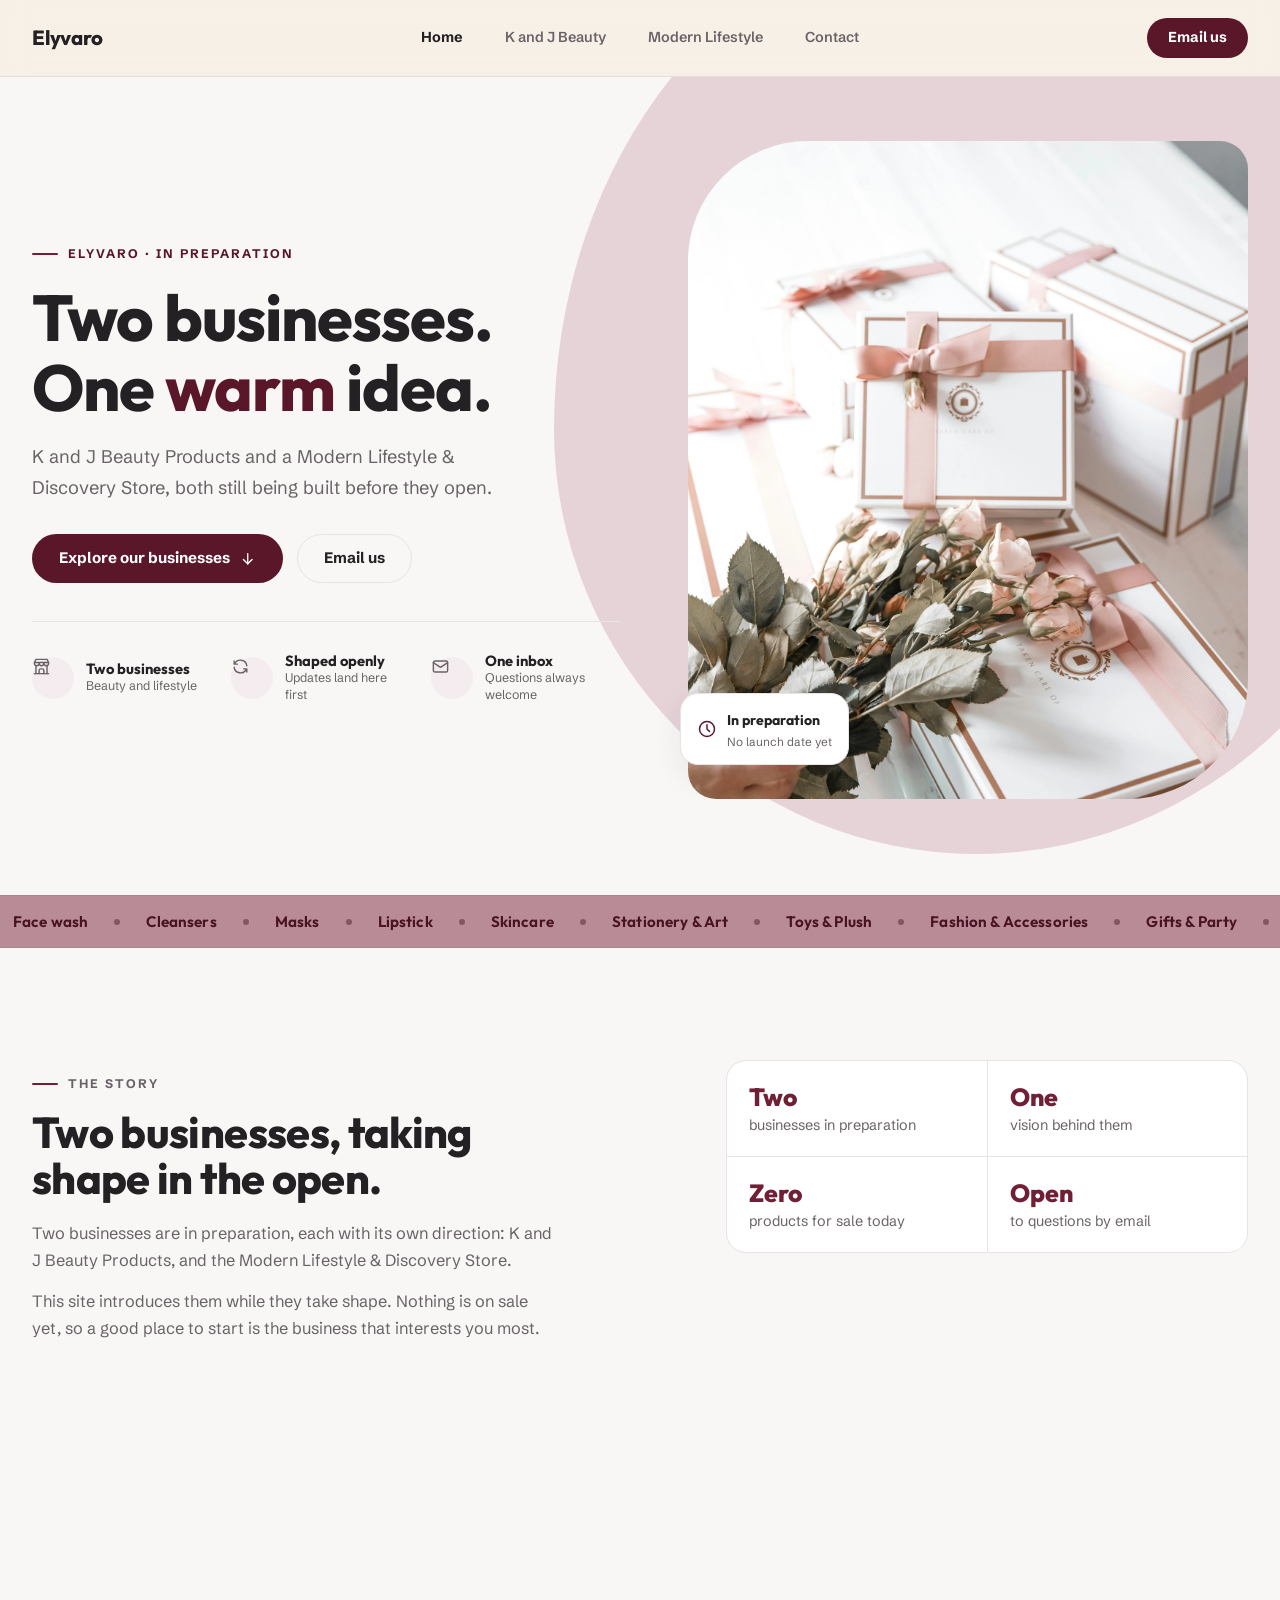
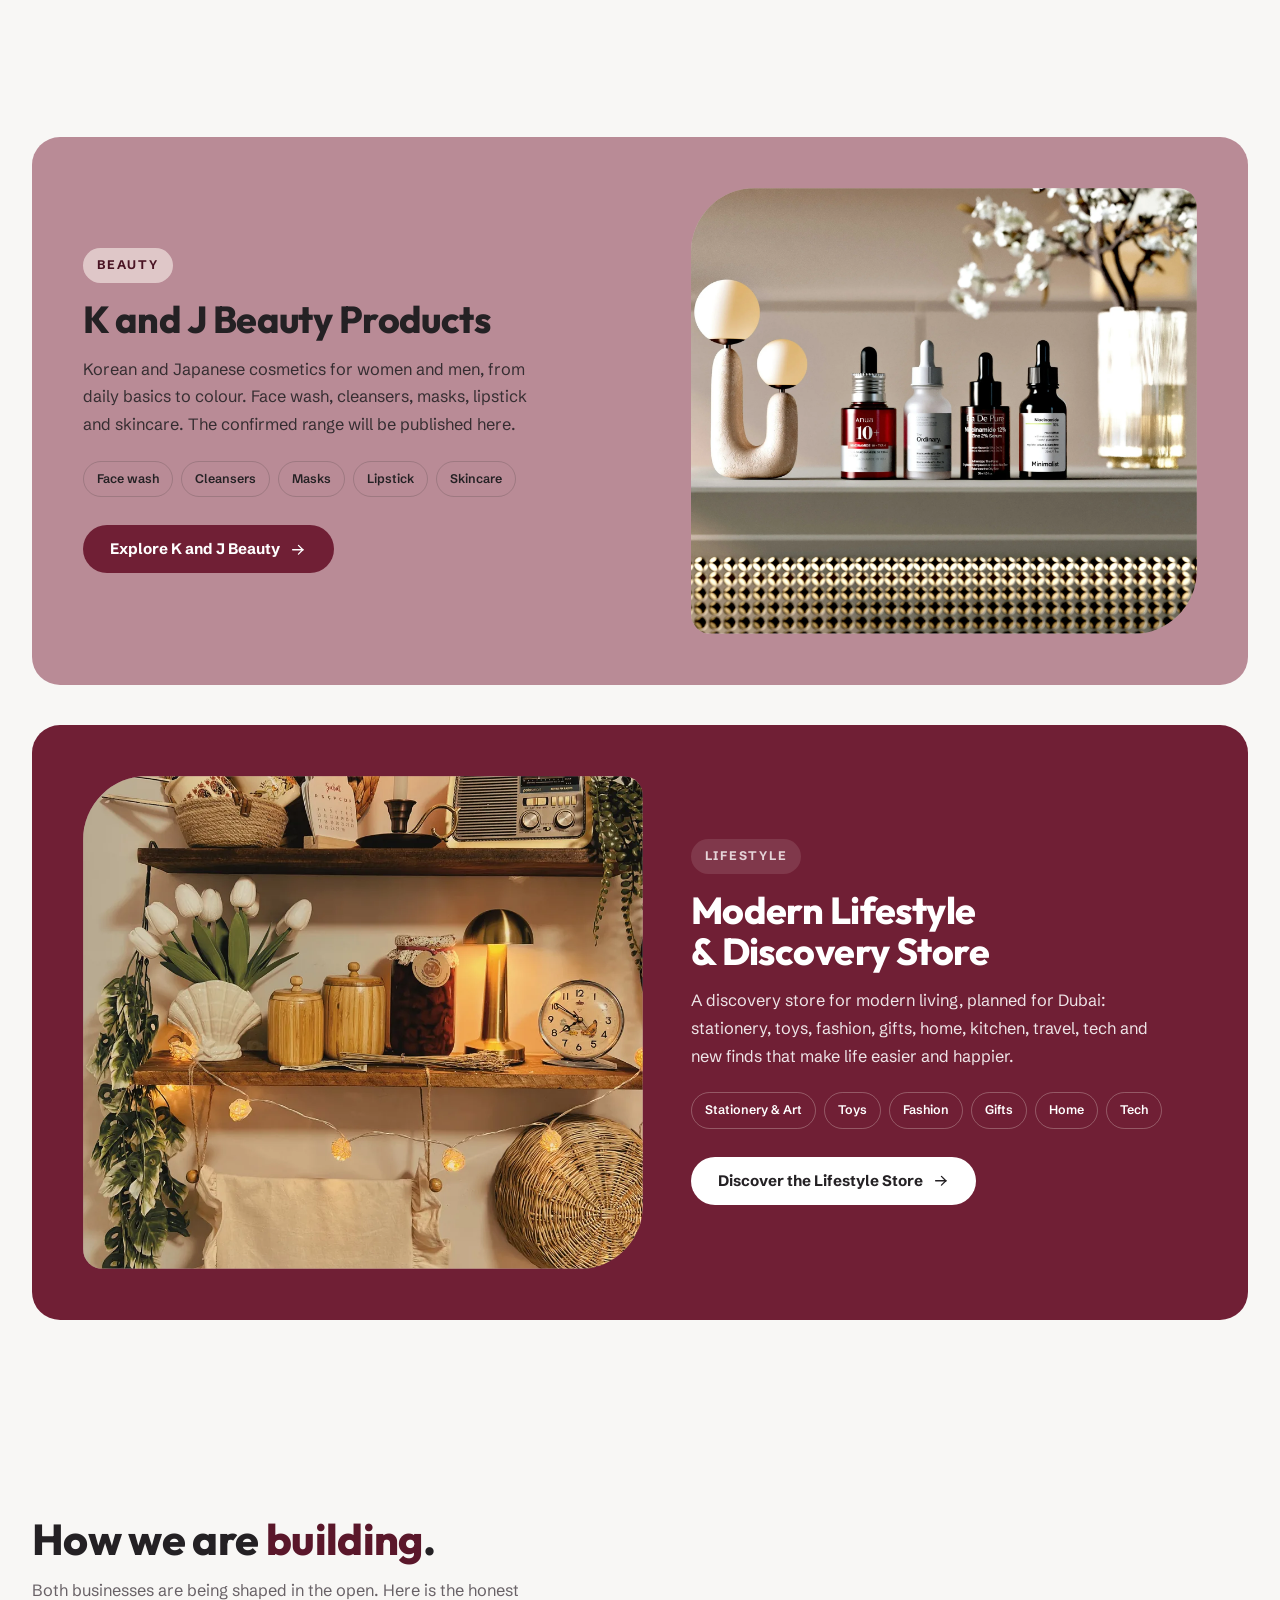
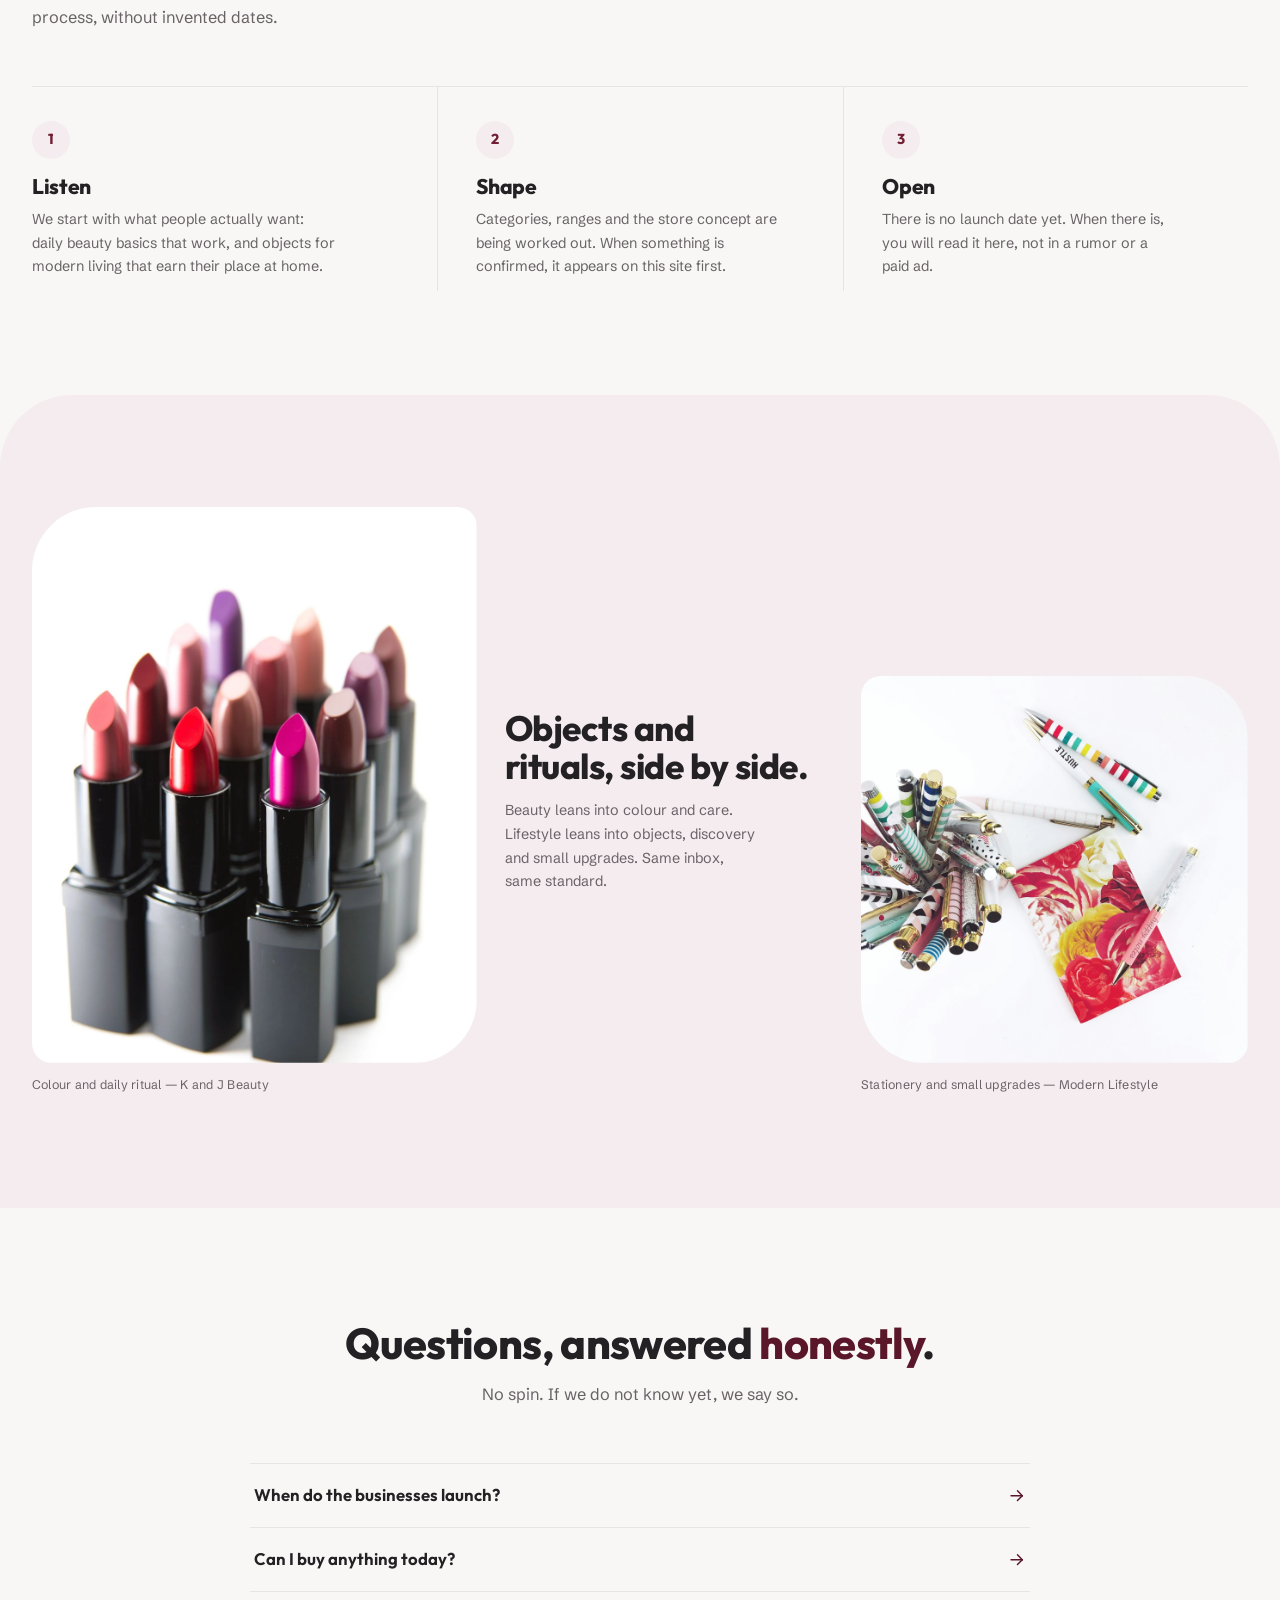
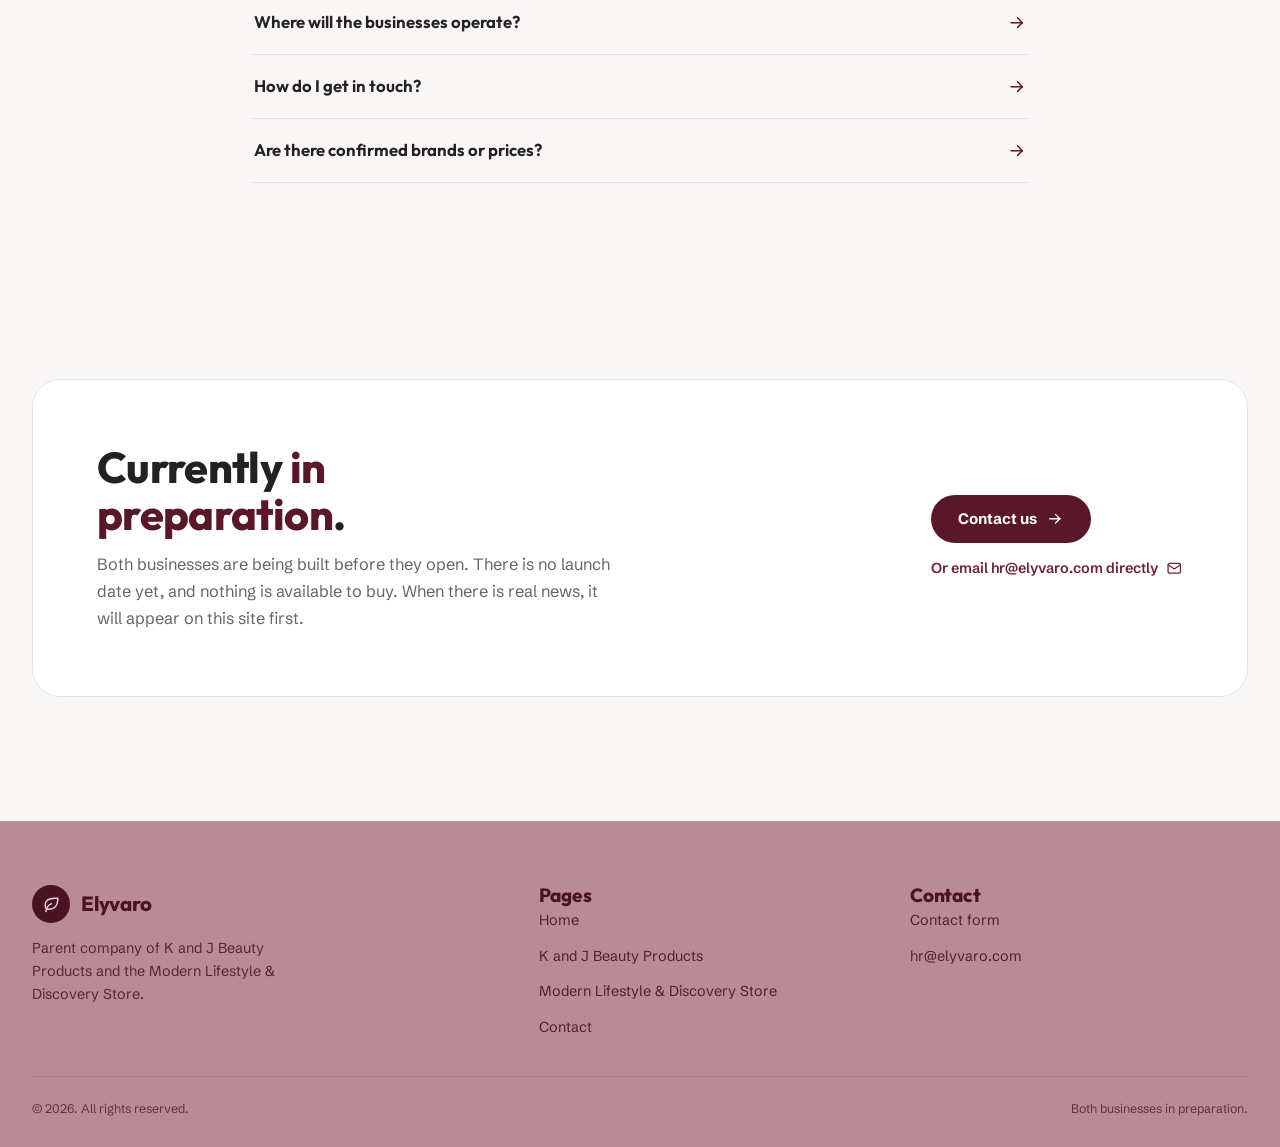
<file: index.html>
<!DOCTYPE html>
<html lang="en" class="no-js">

<head>
  <meta charset="utf-8">
  <meta name="viewport" content="width=device-width, initial-scale=1">
  <title>K and J Beauty + Modern Lifestyle - Two businesses, one vision</title>
  <meta name="description"
    content="Elyvaro is home to two businesses in preparation: K and J Beauty Products and the Modern Lifestyle &amp; Discovery Store.">
  <meta name="robots" content="index, follow">
  <link rel="canonical" href="https://www.elyvaro.com/">
  <meta property="og:type" content="website">
  <meta property="og:site_name" content="Elyvaro">
  <meta property="og:url" content="https://www.elyvaro.com/">
  <meta property="og:title" content="K and J Beauty + Modern Lifestyle - Two businesses, one vision">
  <meta property="og:description"
    content="K and J Beauty Products and the Modern Lifestyle &amp; Discovery Store. Both currently in preparation.">
  <meta property="og:image" content="https://www.elyvaro.com/assets/img/K%26J/clearcut-derby-pfot_JVH274-unsplash.jpg">
  <meta name="twitter:card" content="summary_large_image">
  <meta name="twitter:title" content="K and J Beauty + Modern Lifestyle - Two businesses, one vision">
  <meta name="twitter:description"
    content="K and J Beauty Products and the Modern Lifestyle &amp; Discovery Store. Both currently in preparation.">
  <meta name="twitter:image" content="https://www.elyvaro.com/assets/img/K%26J/clearcut-derby-pfot_JVH274-unsplash.jpg">
  <meta name="theme-color" content="#f6f0e5">
  <link rel="icon" href="/assets/favicon.svg" type="image/svg+xml">
  <link rel="apple-touch-icon" href="/assets/apple-touch-icon.png">
  <link rel="stylesheet" href="/assets/css/fonts.css">
  <link rel="stylesheet" href="/assets/css/main.css">
  <script>document.documentElement.className = "js";</script>
</head>

<body class="pg-home">
  <a class="skip" href="#main">Skip to content</a>

  <header class="nav">
    <div class="wrap nav__inner">
      <a class="wordmark" href="/" aria-label="Elyvaro home">
        <!-- <span class="wordmark__mark" aria-hidden="true">
          <svg class="ico">
            <use href="/assets/icons/sprite.svg#leaf"></use>
          </svg>
        </span> -->
        <span class="wordmark__name">Elyvaro</span>
      </a>
      <nav aria-label="Primary">
        <ul class="nav__links">
          <li><a href="/" aria-current="page">Home</a></li>
          <li><a href="/k-and-j-beauty/">K and J Beauty</a></li>
          <li><a href="/modern-lifestyle/">Modern Lifestyle</a></li>
          <li><a href="/contact/">Contact</a></li>
        </ul>
      </nav>
      <div class="nav__cta-slot">
        <a class="btn btn--accent nav__cta" href="mailto:hr@elyvaro.com">Email us</a>
      </div>
      <button class="nav__toggle" type="button" aria-expanded="false" aria-controls="mobile-menu"
        aria-label="Open menu">
        <svg class="ico ico-menu" aria-hidden="true">
          <use href="/assets/icons/sprite.svg#menu"></use>
        </svg>
        <svg class="ico ico-x" aria-hidden="true">
          <use href="/assets/icons/sprite.svg#x"></use>
        </svg>
        <span>Menu</span>
      </button>
    </div>
    <div class="mobile" id="mobile-menu" hidden>
      <a class="m-link" href="/">Home
        <svg class="ico" aria-hidden="true">
          <use href="/assets/icons/sprite.svg#arrow-right"></use>
        </svg></a>
      <a class="m-link" href="/k-and-j-beauty/">K and J Beauty Products
        <svg class="ico" aria-hidden="true">
          <use href="/assets/icons/sprite.svg#arrow-right"></use>
        </svg></a>
      <a class="m-link" href="/modern-lifestyle/">Modern Lifestyle &amp; Discovery Store
        <svg class="ico" aria-hidden="true">
          <use href="/assets/icons/sprite.svg#arrow-right"></use>
        </svg></a>
      <a class="m-link" href="/contact/">Contact
        <svg class="ico" aria-hidden="true">
          <use href="/assets/icons/sprite.svg#arrow-right"></use>
        </svg></a>
    </div>
  </header>

  <main id="main">

    <!-- hero -->
    <section class="hero" data-par-host>
      <div class="hero__blob" aria-hidden="true"></div>
      <div class="wrap hero__grid">
        <div class="hero__text">
          <p class="eyebrow rise" style="--d:40ms">Elyvaro · in preparation</p>
          <h1 class="rise" style="--d:120ms">Two businesses. One <span class="accent">warm</span> idea.</h1>
          <p class="hero__sub rise" style="--d:220ms">K and J Beauty Products and a Modern Lifestyle &amp; Discovery
            Store, both still being built before they open.</p>
          <div class="hero__actions rise" style="--d:320ms">
            <a class="btn btn--accent" href="#businesses" data-magnetic="0.25">Explore our businesses
              <svg class="ico" aria-hidden="true">
                <use href="/assets/icons/sprite.svg#arrow-down"></use>
              </svg></a>
            <a class="btn btn--ghost" href="mailto:hr@elyvaro.com">Email us</a>
          </div>
          <div class="hero__marks rise" style="--d:420ms">
            <div class="hero__mark">
              <span class="hero__mark-ico" aria-hidden="true">
                <svg class="ico">
                  <use href="/assets/icons/sprite.svg#building-store"></use>
                </svg>
              </span>
              <div><b>Two businesses</b><span>Beauty and lifestyle</span></div>
            </div>
            <div class="hero__mark">
              <span class="hero__mark-ico" aria-hidden="true">
                <svg class="ico">
                  <use href="/assets/icons/sprite.svg#refresh"></use>
                </svg>
              </span>
              <div><b>Shaped openly</b><span>Updates land here first</span></div>
            </div>
            <div class="hero__mark">
              <span class="hero__mark-ico" aria-hidden="true">
                <svg class="ico">
                  <use href="/assets/icons/sprite.svg#mail"></use>
                </svg>
              </span>
              <div><b>One inbox</b><span>Questions always welcome</span></div>
            </div>
          </div>
        </div>
        <div class="hero__media rise-s" style="--d:180ms">
          <figure class="hero__frame" data-par="10">
            <img src="/assets/img/Modern%20Life%20Style/olivia-bollen-ayUGdxRvjV4-unsplash.webp"
              sizes="(min-width: 900px) 44vw, 92vw" width="1800" height="1800" fetchpriority="high" decoding="async"
              alt="White gift boxes tied with blush ribbons beside dried roses">
          </figure>
          <div class="hero__badge rise" style="--d:520ms">
            <svg class="ico" aria-hidden="true">
              <use href="/assets/icons/sprite.svg#clock"></use>
            </svg>
            <div><b>In preparation</b><span>No launch date yet</span></div>
          </div>
        </div>
      </div>
    </section>

    <!-- marquee -->
    <div class="marquee" aria-hidden="true">
      <div class="marquee__track">
        <div class="marquee__group">
          <span class="marquee__item">Face wash</span>
          <span class="marquee__item">Cleansers</span>
          <span class="marquee__item">Masks</span>
          <span class="marquee__item">Lipstick</span>
          <span class="marquee__item">Skincare</span>
          <span class="marquee__item">Stationery &amp; Art</span>
          <span class="marquee__item">Toys &amp; Plush</span>
          <span class="marquee__item">Fashion &amp; Accessories</span>
          <span class="marquee__item">Gifts &amp; Party</span>
          <span class="marquee__item">Home &amp; Lifestyle</span>
          <span class="marquee__item">Organise &amp; Storage</span>
          <span class="marquee__item">Kitchen &amp; Dining</span>
          <span class="marquee__item">Travel &amp; Bags</span>
          <span class="marquee__item">Tech &amp; Gadgets</span>
          <span class="marquee__item">New &amp; Trending</span>
        </div>
        <div class="marquee__group">
          <span class="marquee__item">Face wash</span>
          <span class="marquee__item">Cleansers</span>
          <span class="marquee__item">Masks</span>
          <span class="marquee__item">Lipstick</span>
          <span class="marquee__item">Skincare</span>
          <span class="marquee__item">Stationery &amp; Art</span>
          <span class="marquee__item">Toys &amp; Plush</span>
          <span class="marquee__item">Fashion &amp; Accessories</span>
          <span class="marquee__item">Gifts &amp; Party</span>
          <span class="marquee__item">Home &amp; Lifestyle</span>
          <span class="marquee__item">Organise &amp; Storage</span>
          <span class="marquee__item">Kitchen &amp; Dining</span>
          <span class="marquee__item">Travel &amp; Bags</span>
          <span class="marquee__item">Tech &amp; Gadgets</span>
          <span class="marquee__item">New &amp; Trending</span>
        </div>
      </div>
    </div>

    <!-- the story -->
    <section class="section" aria-labelledby="intro-h">
      <div class="wrap intro__grid">
        <div>
          <div class="sec-head reveal">
            <p class="eyebrow">The story</p>
            <h2 id="intro-h" style="margin-top: 14px;">Two businesses, taking shape in the open.</h2>
            <div class="intro__body">
              <p>Two businesses are in preparation, each with its own direction: K and J Beauty Products, and the
                Modern Lifestyle &amp; Discovery Store.</p>
              <p>This site introduces them while they take shape. Nothing is on sale yet, so a good place to start is
                the business that interests you most.</p>
            </div>
          </div>
        </div>
        <div class="intro__stats reveal" style="--d:100ms">
          <div class="intro__stat">
            <b>Two</b>
            <span>businesses in preparation</span>
          </div>
          <div class="intro__stat">
            <b>One</b>
            <span>vision behind them</span>
          </div>
          <div class="intro__stat">
            <b>Zero</b>
            <span>products for sale today</span>
          </div>
          <div class="intro__stat">
            <b>Open</b>
            <span>to questions by email</span>
          </div>
        </div>
      </div>
    </section>

    <!-- the two businesses -->
    <section class="section section--sm" id="businesses" aria-labelledby="biz-h">
      <div class="wrap">
        <div class="sec-head reveal">
          <h2 id="biz-h">The two businesses</h2>
          <p>Each has its own character, its own colour, and its own page.</p>
        </div>

        <div class="biz-panels">
          <article class="biz reveal-l">
            <div class="biz__body">
              <span class="biz__tag">Beauty</span>
              <h3>K and J Beauty Products</h3>
              <p>Korean and Japanese cosmetics for women and men, from daily basics to colour. Face wash, cleansers,
                masks, lipstick and skincare. The confirmed range will be published here.</p>
              <div class="biz__tags">
                <span>Face wash</span><span>Cleansers</span><span>Masks</span><span>Lipstick</span><span>Skincare</span>
              </div>
              <div class="biz__cta">
                <a class="btn btn--forest" href="/k-and-j-beauty/">Explore K and J Beauty
                  <svg class="ico" aria-hidden="true">
                    <use href="/assets/icons/sprite.svg#arrow-right"></use>
                  </svg></a>
              </div>
            </div>
            <figure class="biz__media clip">
              <img src="/assets/img/K%26J/ela-de-pure-tWxfxTvvH8g-unsplash.webp" sizes="(min-width: 880px) 44vw, 92vw"
                width="1800" height="1800" loading="lazy" decoding="async"
                alt="Four serum dropper bottles lined up on a shelf beside a lamp and white blossoms">
            </figure>
          </article>

          <article class="biz biz--forest biz--flip reveal-r" style="--d:80ms">
            <div class="biz__body">
              <span class="biz__tag">Lifestyle</span>
              <h3>Modern Lifestyle &amp; Discovery Store</h3>
              <p>A discovery store for modern living, planned for Dubai: stationery, toys, fashion, gifts, home,
                kitchen, travel, tech and new finds that make life easier and happier.</p>
              <div class="biz__tags">
                <span>Stationery &amp; Art</span><span>Toys</span><span>Fashion</span><span>Gifts</span><span>Home</span>
                <span>Tech</span>
              </div>
              <div class="biz__cta">
                <a class="btn btn--light" href="/modern-lifestyle/">Discover the Lifestyle Store
                  <svg class="ico" aria-hidden="true">
                    <use href="/assets/icons/sprite.svg#arrow-right"></use>
                  </svg></a>
              </div>
            </div>
            <figure class="biz__media clip" style="--d:120ms">
              <img src="/assets/img/Modern%20Life%20Style/life-indoor.webp" sizes="(min-width: 880px) 44vw, 92vw"
                width="1000" height="1250" loading="lazy" decoding="async"
                alt="Warm wooden shelves with a retro radio, white tulips, wooden jars and a brass lamp">
            </figure>
          </article>
        </div>
      </div>
    </section>

    <!-- process -->
    <section class="section" aria-labelledby="build-h">
      <div class="wrap">
        <div class="sec-head reveal">
          <h2 id="build-h">How we are <span class="accent">building</span>.</h2>
          <p>Both businesses are being shaped in the open. Here is the honest process, without invented dates.</p>
        </div>
        <div class="steps">
          <div class="step">
            <span class="step__num" aria-hidden="true">1</span>
            <h3>Listen</h3>
            <p>We start with what people actually want: daily beauty basics that work, and objects for modern living
              that earn their place at home.</p>
          </div>
          <div class="step">
            <span class="step__num" aria-hidden="true">2</span>
            <h3>Shape</h3>
            <p>Categories, ranges and the store concept are being worked out. When something is confirmed, it appears
              on this site first.</p>
          </div>
          <div class="step">
            <span class="step__num" aria-hidden="true">3</span>
            <h3>Open</h3>
            <p>There is no launch date yet. When there is, you will read it here, not in a rumor or a paid ad.</p>
          </div>
        </div>
      </div>
    </section>

    <!-- visual storytelling -->
    <section class="section band-sage arc-top" aria-labelledby="strip-h">
      <div class="wrap strip">
        <div>
          <figure class="strip__fig strip__fig--tall clip">
            <img src="/assets/img/K%26J/float-lipstick.webp" sizes="(min-width: 860px) 34vw, 92vw" width="1000"
              height="1250" loading="lazy" decoding="async"
              alt="Row of open lipstick tubes in red, pink and nude shades on a white studio background">
          </figure>
          <figcaption>Colour and daily ritual — K and J Beauty</figcaption>
        </div>
        <div class="strip__note reveal">
          <h2 id="strip-h">Objects and rituals, side by side.</h2>
          <p>Beauty leans into colour and care. Lifestyle leans into objects, discovery and small upgrades. Same
            inbox, same standard.</p>
        </div>
        <div>
          <figure class="strip__fig strip__fig--sq clip" style="--d:100ms">
            <img src="/assets/img/Modern%20Life%20Style/hey-beauti-magazine-CUzhOX1cmjc-unsplash.webp"
              sizes="(min-width: 860px) 28vw, 92vw" width="1800" height="1800" loading="lazy" decoding="async"
              alt="Patterned pens spilling from a glass beside a floral notebook on a white surface">
          </figure>
          <figcaption>Stationery and small upgrades — Modern Lifestyle</figcaption>
        </div>
      </div>
    </section>

    <!-- FAQ -->
    <section class="section" aria-labelledby="faq-h">
      <div class="wrap center-narrow">
        <div class="sec-head sec-head--center reveal">
          <h2 id="faq-h">Questions, answered <span class="accent">honestly</span>.</h2>
          <p>No spin. If we do not know yet, we say so.</p>
        </div>
        <div class="faq">
          <div class="faq__item reveal">
            <button class="faq__q" type="button" aria-expanded="false" aria-controls="faq-a1" id="faq-q1">
              When do the businesses launch?
              <svg class="ico" aria-hidden="true">
                <use href="/assets/icons/sprite.svg#arrow-right"></use>
              </svg>
            </button>
            <div class="faq__a" id="faq-a1" role="region" aria-labelledby="faq-q1">
              <div>
                <p>There is no confirmed launch date. When there is one, it will appear on this site first.</p>
              </div>
            </div>
          </div>
          <div class="faq__item reveal">
            <button class="faq__q" type="button" aria-expanded="false" aria-controls="faq-a2" id="faq-q2">
              Can I buy anything today?
              <svg class="ico" aria-hidden="true">
                <use href="/assets/icons/sprite.svg#arrow-right"></use>
              </svg>
            </button>
            <div class="faq__a" id="faq-a2" role="region" aria-labelledby="faq-q2">
              <div>
                <p>No. Nothing is for sale yet. This site introduces what is being built; it is not a shop.</p>
              </div>
            </div>
          </div>
          <div class="faq__item reveal">
            <button class="faq__q" type="button" aria-expanded="false" aria-controls="faq-a3" id="faq-q3">
              Where will the businesses operate?
              <svg class="ico" aria-hidden="true">
                <use href="/assets/icons/sprite.svg#arrow-right"></use>
              </svg>
            </button>
            <div class="faq__a" id="faq-a3" role="region" aria-labelledby="faq-q3">
              <div>
                <p>The Modern Lifestyle &amp; Discovery Store is planned for Dubai, UAE. Details for K and J Beauty
                  Products will be confirmed here when they are ready.</p>
              </div>
            </div>
          </div>
          <div class="faq__item reveal">
            <button class="faq__q" type="button" aria-expanded="false" aria-controls="faq-a4" id="faq-q4">
              How do I get in touch?
              <svg class="ico" aria-hidden="true">
                <use href="/assets/icons/sprite.svg#arrow-right"></use>
              </svg>
            </button>
            <div class="faq__a" id="faq-a4" role="region" aria-labelledby="faq-q4">
              <div>
                <p>Use the <a href="/contact/">contact form</a> or email hr@elyvaro.com directly. Both reach the same
                  inbox.</p>
              </div>
            </div>
          </div>
          <div class="faq__item reveal">
            <button class="faq__q" type="button" aria-expanded="false" aria-controls="faq-a5" id="faq-q5">
              Are there confirmed brands or prices?
              <svg class="ico" aria-hidden="true">
                <use href="/assets/icons/sprite.svg#arrow-right"></use>
              </svg>
            </button>
            <div class="faq__a" id="faq-a5" role="region" aria-labelledby="faq-q5">
              <div>
                <p>Not yet. Brands, products and pricing will be published here when they are confirmed. We do not
                  invent them in advance.</p>
              </div>
            </div>
          </div>
        </div>
      </div>
    </section>

    <!-- closing -->
    <section class="section section--sm" aria-labelledby="soon-h">
      <div class="wrap">
        <div class="close-card reveal">
          <div>
            <h2 id="soon-h">Currently <span class="accent">in preparation</span>.</h2>
            <p>Both businesses are being built before they open. There is no launch date yet, and nothing is available
              to buy. When there is real news, it will appear on this site first.</p>
          </div>
          <div class="close-card__actions">
            <a class="btn btn--accent" href="/contact/" data-magnetic="0.25">Contact us
              <svg class="ico" aria-hidden="true">
                <use href="/assets/icons/sprite.svg#arrow-right"></use>
              </svg></a>
            <a class="tlink" href="mailto:hr@elyvaro.com">Or email hr@elyvaro.com directly
              <svg class="ico" aria-hidden="true">
                <use href="/assets/icons/sprite.svg#mail"></use>
              </svg></a>
          </div>
        </div>
      </div>
    </section>

  </main>

  <footer class="footer">
    <div class="wrap">
      <div class="footer__top">
        <div>
          <a class="wordmark" href="/" aria-label="Elyvaro home">
            <span class="wordmark__mark" aria-hidden="true">
              <svg class="ico">
                <use href="/assets/icons/sprite.svg#leaf"></use>
              </svg>
            </span>
            <span class="wordmark__name">Elyvaro</span>
          </a>
          <p class="footer__tag">Parent company of K and J Beauty Products and the Modern Lifestyle &amp; Discovery
            Store.</p>
        </div>
        <div>
          <h3>Pages</h3>
          <ul class="footer-list">
            <li><a href="/">Home</a></li>
            <li><a href="/k-and-j-beauty/">K and J Beauty Products</a></li>
            <li><a href="/modern-lifestyle/">Modern Lifestyle &amp; Discovery Store</a></li>
            <li><a href="/contact/">Contact</a></li>
          </ul>
        </div>
        <div>
          <h3>Contact</h3>
          <ul class="footer-list">
            <li><a href="/contact/">Contact form</a></li>
            <li><a href="mailto:hr@elyvaro.com">hr@elyvaro.com</a></li>
          </ul>
        </div>
      </div>
      <div class="footer__bottom">
        <span>&copy; 2026. All rights reserved.</span>
        <span>Both businesses in preparation.</span>
      </div>
    </div>
  </footer>

  <script src="/assets/js/main.js" defer></script>
</body>

</html>
</file>
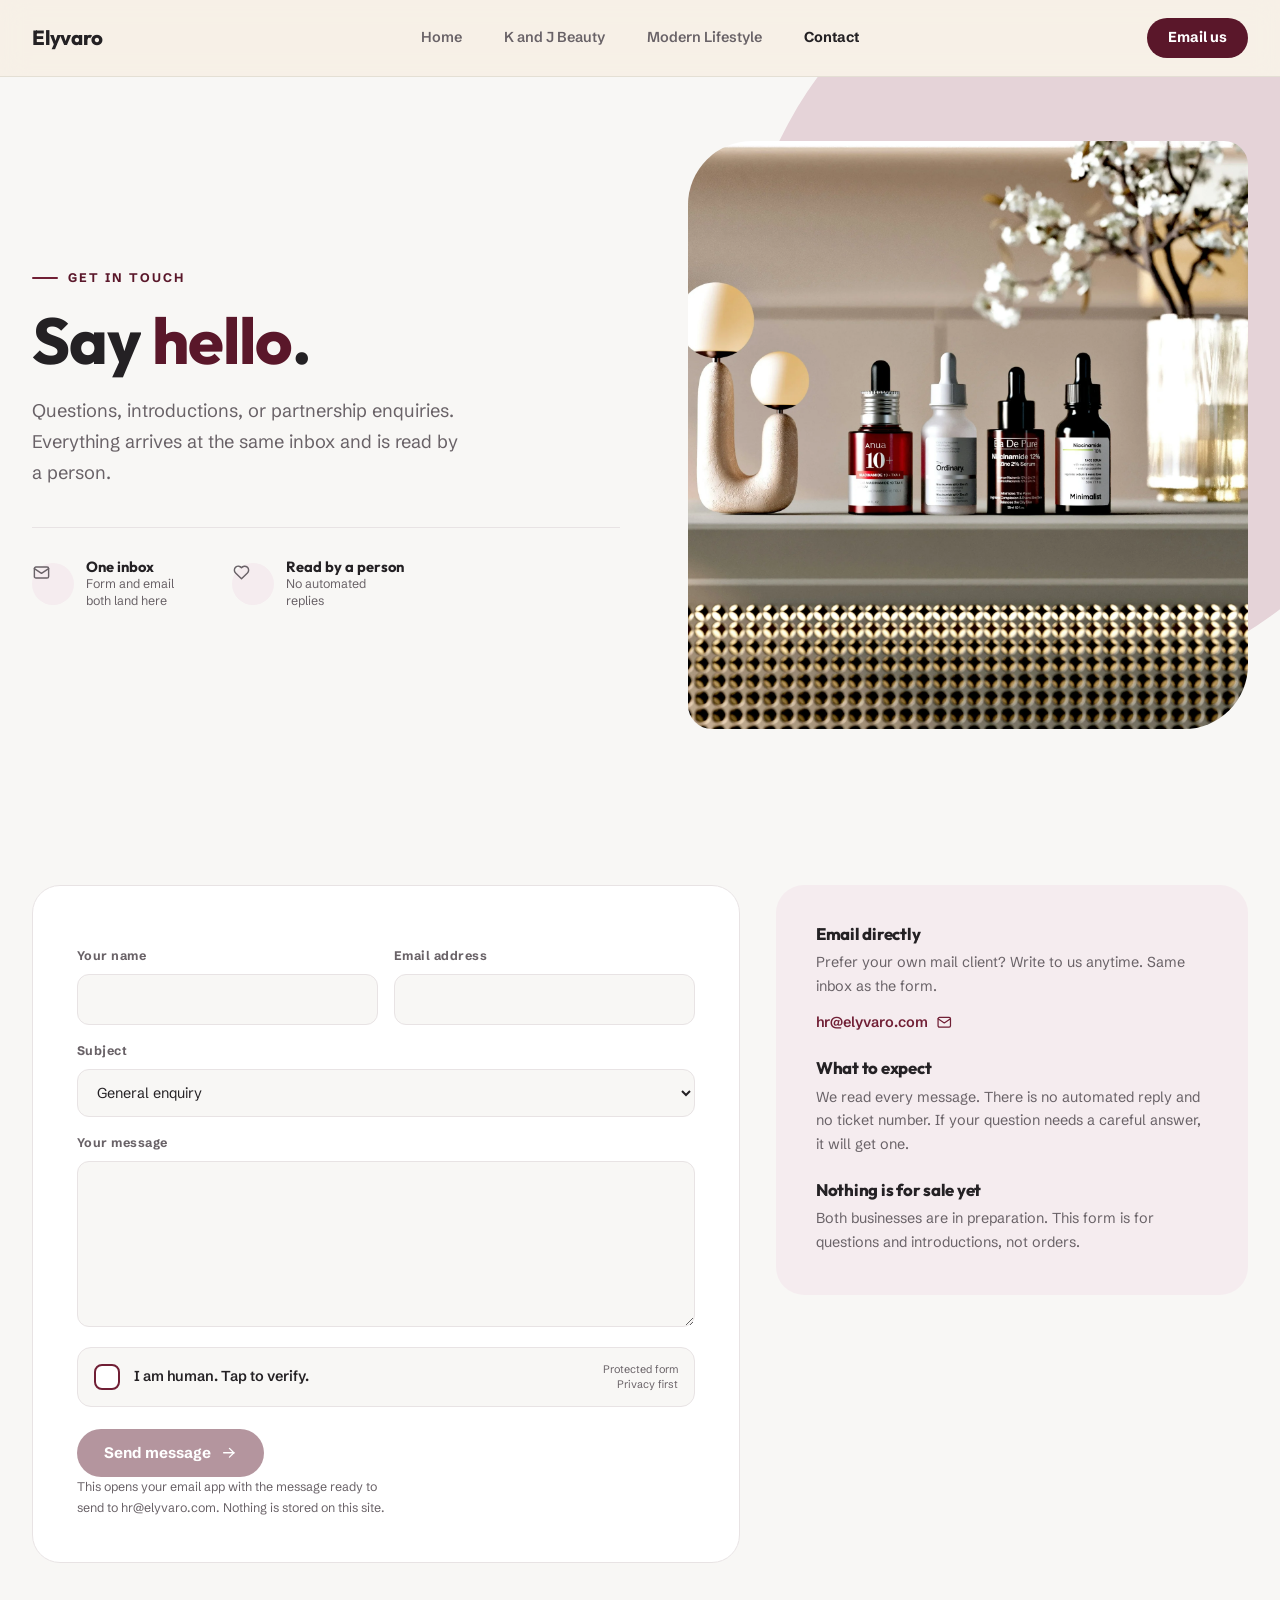
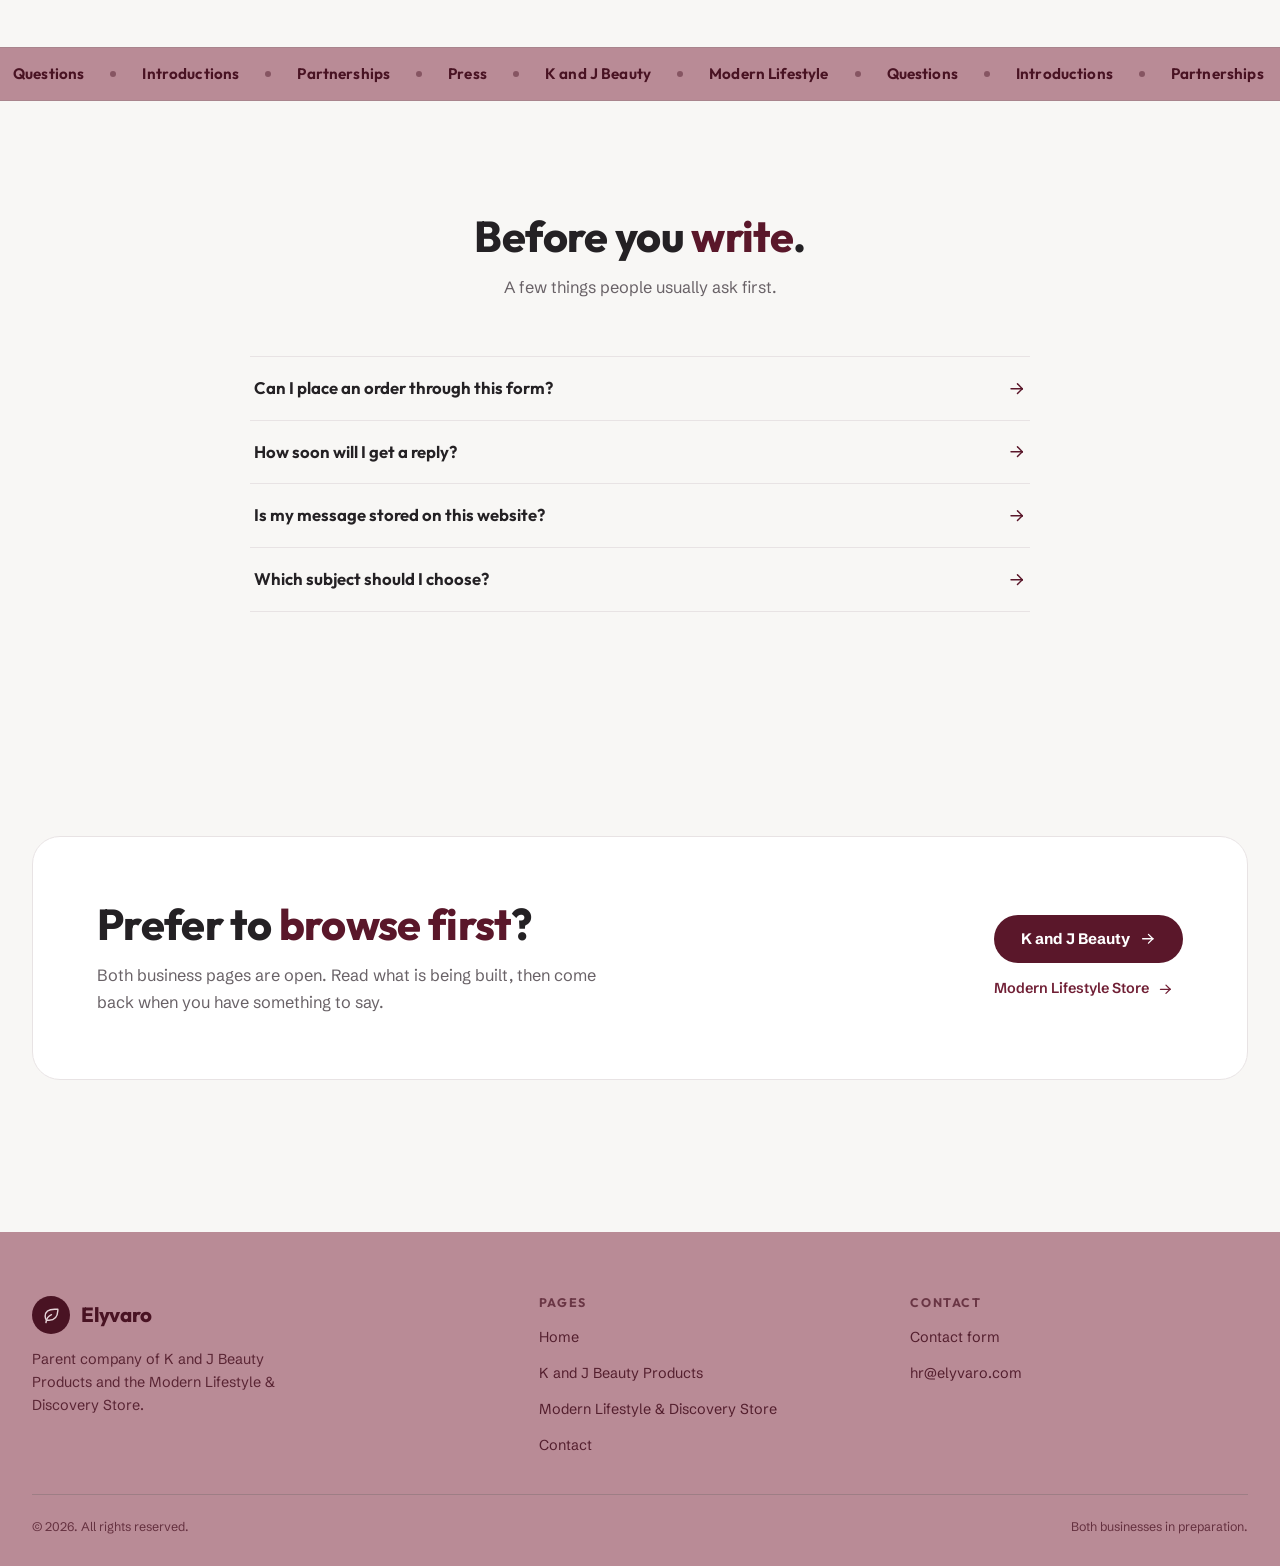
<file: contact/index.html>
<!DOCTYPE html>
<html lang="en" class="no-js">
<head>
  <meta charset="utf-8">
  <meta name="viewport" content="width=device-width, initial-scale=1">
  <title>Contact</title>
  <meta name="description" content="Get in touch about K and J Beauty Products or the Modern Lifestyle &amp; Discovery Store. Questions, introductions and partnerships.">
  <meta name="robots" content="index, follow">
  <link rel="canonical" href="https://www.elyvaro.com/contact/">
  <meta property="og:type" content="website">
  <meta property="og:site_name" content="Contact">
  <meta property="og:url" content="https://www.elyvaro.com/contact/">
  <meta property="og:title" content="Contact">
  <meta property="og:description" content="Questions, introductions and partnerships.">
  <meta property="og:image" content="https://www.elyvaro.com/assets/img/K%26J/clearcut-derby-pfot_JVH274-unsplash.jpg">
  <meta name="twitter:card" content="summary_large_image">
  <meta name="twitter:title" content="Contact">
  <meta name="twitter:description" content="Questions, introductions and partnerships.">
  <meta name="twitter:image" content="https://www.elyvaro.com/assets/img/K%26J/clearcut-derby-pfot_JVH274-unsplash.jpg">
  <meta name="theme-color" content="#f6f0e5">
  <link rel="icon" href="/assets/favicon.svg" type="image/svg+xml">
  <link rel="apple-touch-icon" href="/assets/apple-touch-icon.png">
  <link rel="stylesheet" href="/assets/css/fonts.css">
  <link rel="stylesheet" href="/assets/css/main.css">
  <script>document.documentElement.className = "js";</script>
</head>
<body class="pg-contact">
  <a class="skip" href="#main">Skip to content</a>

  <header class="nav">
    <div class="wrap nav__inner">
      <a class="wordmark" href="/" aria-label="Elyvaro home">
        <!-- <span class="wordmark__mark" aria-hidden="true">
          <svg class="ico"><use href="/assets/icons/sprite.svg#leaf"></use></svg>
        </span> -->
        <span class="wordmark__name">Elyvaro</span>
      </a>
      <nav aria-label="Primary">
        <ul class="nav__links">
          <li><a href="/">Home</a></li>
          <li><a href="/k-and-j-beauty/">K and J Beauty</a></li>
          <li><a href="/modern-lifestyle/">Modern Lifestyle</a></li>
          <li><a href="/contact/" aria-current="page">Contact</a></li>
        </ul>
      </nav>
      <div class="nav__cta-slot">
        <a class="btn btn--accent nav__cta" href="mailto:hr@elyvaro.com">Email us</a>
      </div>
      <button class="nav__toggle" type="button" aria-expanded="false" aria-controls="mobile-menu" aria-label="Open menu">
        <svg class="ico ico-menu" aria-hidden="true"><use href="/assets/icons/sprite.svg#menu"></use></svg>
        <svg class="ico ico-x" aria-hidden="true"><use href="/assets/icons/sprite.svg#x"></use></svg>
        <span>Menu</span>
      </button>
    </div>
    <div class="mobile" id="mobile-menu" hidden>
      <a class="m-link" href="/">Home
        <svg class="ico" aria-hidden="true"><use href="/assets/icons/sprite.svg#arrow-right"></use></svg></a>
      <a class="m-link" href="/k-and-j-beauty/">K and J Beauty Products
        <svg class="ico" aria-hidden="true"><use href="/assets/icons/sprite.svg#arrow-right"></use></svg></a>
      <a class="m-link" href="/modern-lifestyle/">Modern Lifestyle &amp; Discovery Store
        <svg class="ico" aria-hidden="true"><use href="/assets/icons/sprite.svg#arrow-right"></use></svg></a>
      <a class="m-link" href="/contact/" aria-current="page">Contact
        <svg class="ico" aria-hidden="true"><use href="/assets/icons/sprite.svg#arrow-right"></use></svg></a>
    </div>
  </header>

  <main id="main">

    <!-- hero -->
    <section class="hero hero--page">
      <div class="hero__blob" aria-hidden="true"></div>
      <div class="wrap hero__grid">
        <div class="hero__text">
          <p class="eyebrow rise" style="--d:40ms">Get in touch</p>
          <h1 class="rise morph" style="--d:120ms">Say <span class="accent">hello</span>.</h1>
          <p class="hero__sub rise" style="--d:220ms">Questions, introductions, or partnership enquiries. Everything arrives at the same inbox and is read by a person.</p>
          <div class="hero__marks rise" style="--d:340ms">
            <div class="hero__mark">
              <span class="hero__mark-ico" aria-hidden="true">
                <svg class="ico"><use href="/assets/icons/sprite.svg#mail"></use></svg>
              </span>
              <div><b>One inbox</b><span>Form and email both land here</span></div>
            </div>
            <div class="hero__mark">
              <span class="hero__mark-ico" aria-hidden="true">
                <svg class="ico"><use href="/assets/icons/sprite.svg#heart"></use></svg>
              </span>
              <div><b>Read by a person</b><span>No automated replies</span></div>
            </div>
          </div>
        </div>
        <div class="hero__media rise-s" style="--d:180ms">
          <figure class="hero__frame">
            <img src="/assets/img/K%26J/ela-de-pure-tWxfxTvvH8g-unsplash.webp"
                 sizes="(min-width: 900px) 44vw, 92vw"
                 width="1800" height="1800" fetchpriority="high" decoding="async"
                 alt="Four serum dropper bottles lined up on a shelf beside a lamp and white blossoms">
          </figure>
        </div>
      </div>
    </section>

    <!-- form + side -->
    <section class="section section--sm" aria-labelledby="form-h">
      <div class="wrap">
        <h2 id="form-h" class="visually-hidden">Contact form</h2>
        <div class="contact-grid">
          <!--
            FRONT-END ONLY FORM
            No backend. On submit, opens the visitor's mail app (mailto:hr@elyvaro.com)
            with the message pre-filled. No API keys required.
            To go live with a form backend later (e.g. Web3Forms + Cloudflare Turnstile),
            swap the form action and add the captcha script in the marked slots below.
          -->
          <form class="form-card reveal-l" data-contact-form novalidate>
            <div class="form__row form__row--2">
              <div class="field">
                <input type="text" id="cf-name" name="name" placeholder=" " required autocomplete="name">
                <label for="cf-name">Your name</label>
              </div>
              <div class="field">
                <input type="email" id="cf-email" name="email" placeholder=" " required autocomplete="email">
                <label for="cf-email">Email address</label>
              </div>
            </div>

            <div class="form__row">
              <div class="field field--select">
                <select id="cf-subject" name="subject" required>
                  <option value="General enquiry" selected>General enquiry</option>
                  <option value="K and J Beauty Products">K and J Beauty Products</option>
                  <option value="Modern Lifestyle &amp; Discovery Store">Modern Lifestyle &amp; Discovery Store</option>
                  <option value="Partnership">Partnership</option>
                  <option value="Press">Press</option>
                </select>
                <label for="cf-subject">Subject</label>
              </div>
            </div>

            <div class="form__row">
              <div class="field">
                <textarea id="cf-message" name="message" placeholder=" " required rows="6"></textarea>
                <label for="cf-message">Your message</label>
              </div>
            </div>

            <!-- honeypot: hidden from humans, catches naive bots -->
            <div class="hp" aria-hidden="true">
              <label for="cf-gotcha">Leave this field empty</label>
              <input type="text" id="cf-gotcha" name="_gotcha" tabindex="-1" autocomplete="off">
            </div>

            <!--
              CAPTCHA SLOT (frontend-only verification gate)
              Replace this block with Cloudflare Turnstile when a sitekey is available:
              <script src="https://challenges.cloudflare.com/turnstile/v0/api.js" async defer></script>
              <div class="cf-turnstile" data-sitekey="YOUR_SITEKEY"></div>
            -->
            <div class="captcha" data-captcha>
              <div class="captcha__box" data-captcha-box role="checkbox" aria-checked="false" tabindex="0" aria-label="Verify you are human">
                <svg class="ico" aria-hidden="true"><use href="/assets/icons/sprite.svg#circle-check"></use></svg>
              </div>
              <p class="captcha__text" data-captcha-text>I am human. Tap to verify.</p>
              <p class="captcha__note">Protected form<br>Privacy first</p>
            </div>

            <div class="form__actions">
              <button class="btn btn--accent" type="submit" data-submit disabled data-magnetic="0.2">
                Send message
                <svg class="ico" aria-hidden="true"><use href="/assets/icons/sprite.svg#arrow-right"></use></svg>
              </button>
            </div>

            <p class="form__note">This opens your email app with the message ready to send to hr@elyvaro.com. Nothing is stored on this site.</p>

            <div class="form__status" data-status role="status" aria-live="polite"></div>
          </form>

          <!-- side panel -->
          <aside class="side-panel reveal-r" style="--d:100ms">
            <div class="side-card">
              <h3>Email directly</h3>
              <p>Prefer your own mail client? Write to us anytime. Same inbox as the form.</p>
              <a class="tlink" href="mailto:hr@elyvaro.com">hr@elyvaro.com
                <svg class="ico" aria-hidden="true"><use href="/assets/icons/sprite.svg#mail"></use></svg></a>
            </div>
            <div class="side-card">
              <h3>What to expect</h3>
              <p>We read every message. There is no automated reply and no ticket number. If your question needs a careful answer, it will get one.</p>
            </div>
            <div class="side-card">
              <h3>Nothing is for sale yet</h3>
              <p>Both businesses are in preparation. This form is for questions and introductions, not orders.</p>
            </div>
          </aside>
        </div>
      </div>
    </section>

    <!-- marquee -->
    <div class="marquee" aria-hidden="true">
      <div class="marquee__track">
        <div class="marquee__group">
          <span class="marquee__item">Questions</span>
          <span class="marquee__item">Introductions</span>
          <span class="marquee__item">Partnerships</span>
          <span class="marquee__item">Press</span>
          <span class="marquee__item">K and J Beauty</span>
          <span class="marquee__item">Modern Lifestyle</span>
        </div>
        <div class="marquee__group">
          <span class="marquee__item">Questions</span>
          <span class="marquee__item">Introductions</span>
          <span class="marquee__item">Partnerships</span>
          <span class="marquee__item">Press</span>
          <span class="marquee__item">K and J Beauty</span>
          <span class="marquee__item">Modern Lifestyle</span>
        </div>
      </div>
    </div>

    <!-- FAQ -->
    <section class="section" aria-labelledby="cfaq-h">
      <div class="wrap center-narrow">
        <div class="sec-head sec-head--center reveal">
          <h2 class="morph" id="cfaq-h">Before you <span class="accent">write</span>.</h2>
          <p>A few things people usually ask first.</p>
        </div>
        <div class="faq reveal" style="--d:80ms">
          <div class="faq__item">
            <button class="faq__q" type="button" aria-expanded="false" aria-controls="cfaq-a1" id="cfaq-q1">
              Can I place an order through this form?
              <svg class="ico" aria-hidden="true"><use href="/assets/icons/sprite.svg#arrow-right"></use></svg>
            </button>
            <div class="faq__a" id="cfaq-a1" role="region" aria-labelledby="cfaq-q1">
              <div><p>No. Nothing is for sale yet. Use this form for questions, introductions and partnerships only.</p></div>
            </div>
          </div>
          <div class="faq__item">
            <button class="faq__q" type="button" aria-expanded="false" aria-controls="cfaq-a2" id="cfaq-q2">
              How soon will I get a reply?
              <svg class="ico" aria-hidden="true"><use href="/assets/icons/sprite.svg#arrow-right"></use></svg>
            </button>
            <div class="faq__a" id="cfaq-a2" role="region" aria-labelledby="cfaq-q2">
              <div><p>We do not promise a fixed response time. Messages are read by a person and answered as soon as possible.</p></div>
            </div>
          </div>
          <div class="faq__item">
            <button class="faq__q" type="button" aria-expanded="false" aria-controls="cfaq-a3" id="cfaq-q3">
              Is my message stored on this website?
              <svg class="ico" aria-hidden="true"><use href="/assets/icons/sprite.svg#arrow-right"></use></svg>
            </button>
            <div class="faq__a" id="cfaq-a3" role="region" aria-labelledby="cfaq-q3">
              <div><p>No. The form opens your own email app. Nothing you type is saved by this site.</p></div>
            </div>
          </div>
          <div class="faq__item">
            <button class="faq__q" type="button" aria-expanded="false" aria-controls="cfaq-a4" id="cfaq-q4">
              Which subject should I choose?
              <svg class="ico" aria-hidden="true"><use href="/assets/icons/sprite.svg#arrow-right"></use></svg>
            </button>
            <div class="faq__a" id="cfaq-a4" role="region" aria-labelledby="cfaq-q4">
              <div><p>Pick the closest match. If none fit, choose General enquiry and say what it is about in the message.</p></div>
            </div>
          </div>
        </div>
      </div>
    </section>

    <!-- closing -->
    <section class="section" aria-labelledby="cclose-h">
      <div class="wrap">
        <div class="close-card reveal">
          <div>
            <h2 id="cclose-h">Prefer to <span class="accent">browse first</span>?</h2>
            <p>Both business pages are open. Read what is being built, then come back when you have something to say.</p>
          </div>
          <div class="close-card__actions">
            <a class="btn btn--accent" href="/k-and-j-beauty/" data-magnetic="0.25">K and J Beauty
              <svg class="ico" aria-hidden="true"><use href="/assets/icons/sprite.svg#arrow-right"></use></svg></a>
            <a class="tlink" href="/modern-lifestyle/">Modern Lifestyle Store
              <svg class="ico" aria-hidden="true"><use href="/assets/icons/sprite.svg#arrow-right"></use></svg></a>
          </div>
        </div>
      </div>
    </section>

  </main>

  <footer class="footer">
    <div class="wrap">
      <div class="footer__top">
        <div>
          <a class="wordmark" href="/" aria-label="Elyvaro home">
            <span class="wordmark__mark" aria-hidden="true">
              <svg class="ico"><use href="/assets/icons/sprite.svg#leaf"></use></svg>
            </span>
            <span class="wordmark__name">Elyvaro</span>
          </a>
          <p class="footer__tag">Parent company of K and J Beauty Products and the Modern Lifestyle &amp; Discovery Store.</p>
        </div>
        <div class="footer__col">
          <h3>Pages</h3>
          <ul class="footer-list">
            <li><a href="/">Home</a></li>
            <li><a href="/k-and-j-beauty/">K and J Beauty Products</a></li>
            <li><a href="/modern-lifestyle/">Modern Lifestyle &amp; Discovery Store</a></li>
            <li><a href="/contact/">Contact</a></li>
          </ul>
        </div>
        <div class="footer__col">
          <h3>Contact</h3>
          <ul class="footer-list">
            <li><a href="/contact/">Contact form</a></li>
            <li><a href="mailto:hr@elyvaro.com">hr@elyvaro.com</a></li>
          </ul>
        </div>
      </div>
      <div class="footer__bottom">
        <span>&copy; 2026. All rights reserved.</span>
        <span>Both businesses in preparation.</span>
      </div>
    </div>
  </footer>

  <script src="/assets/js/main.js" defer></script>
</body>
</html>
</file>
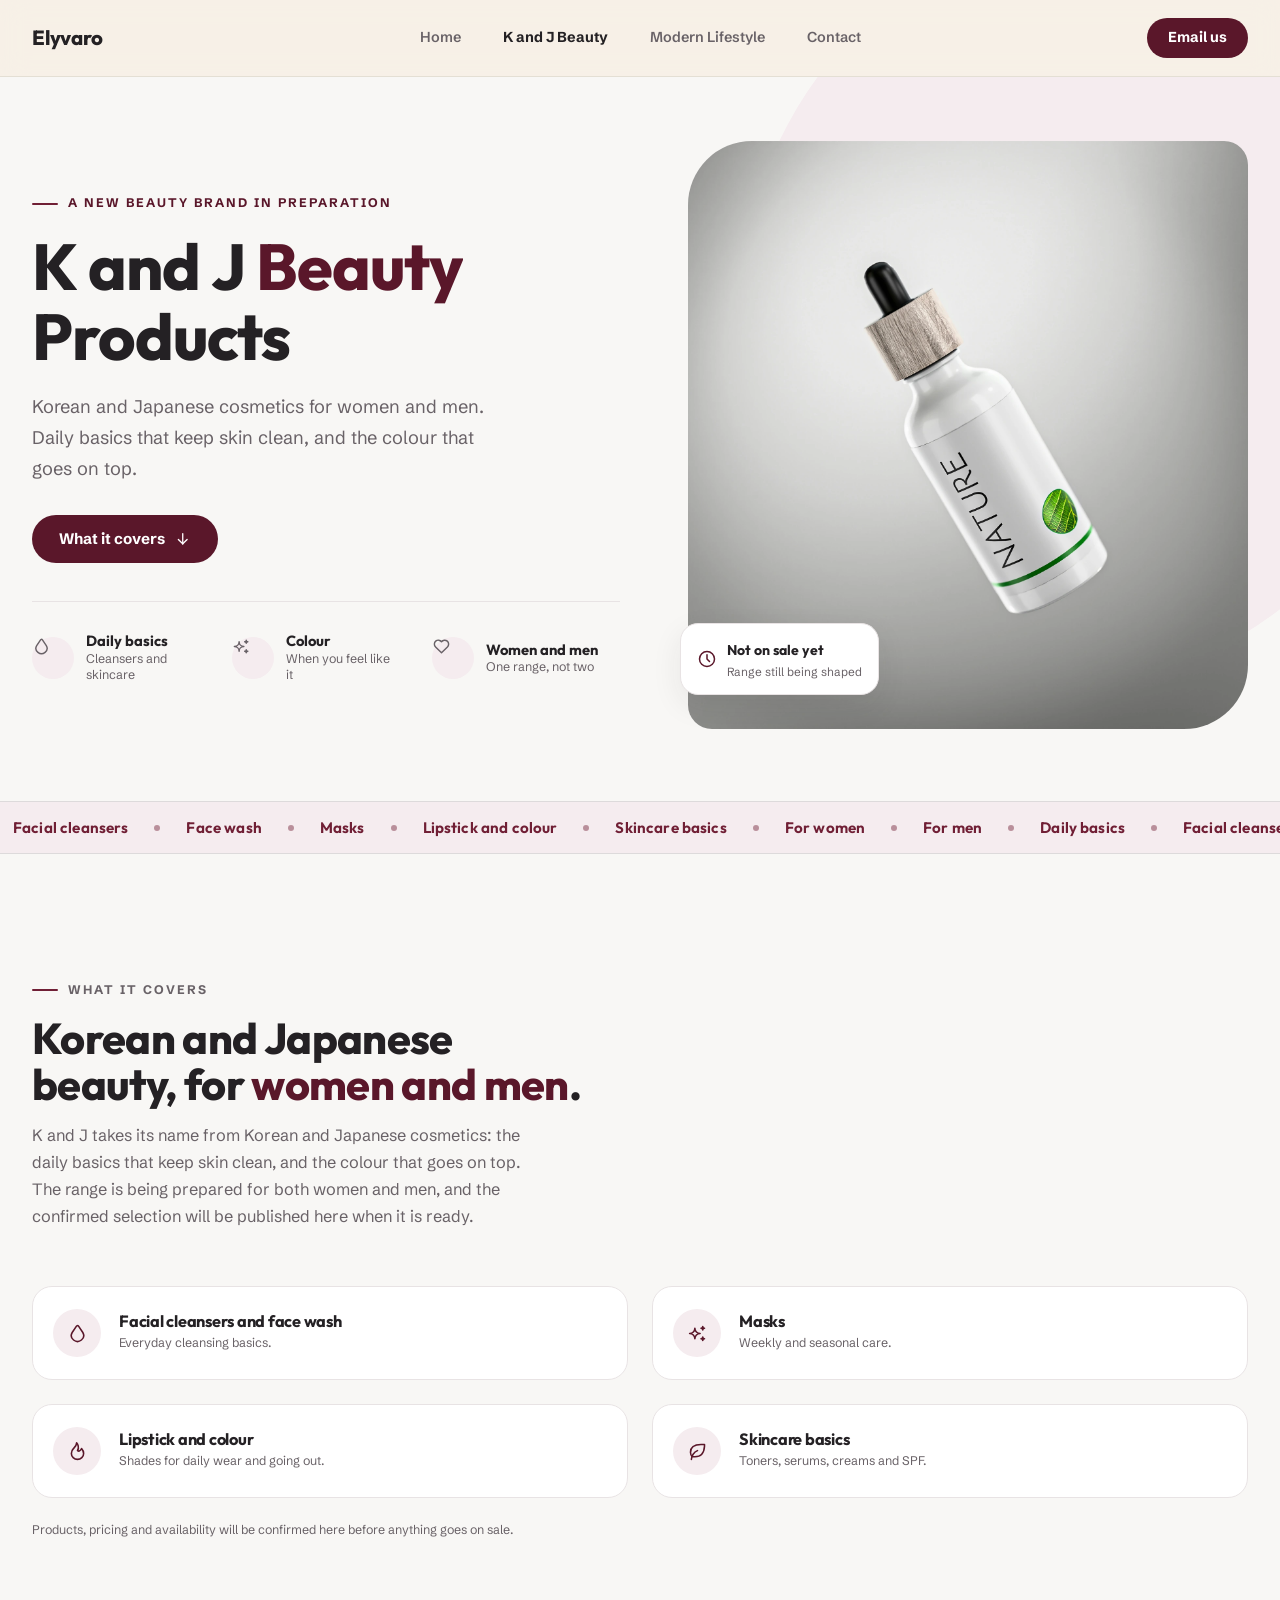
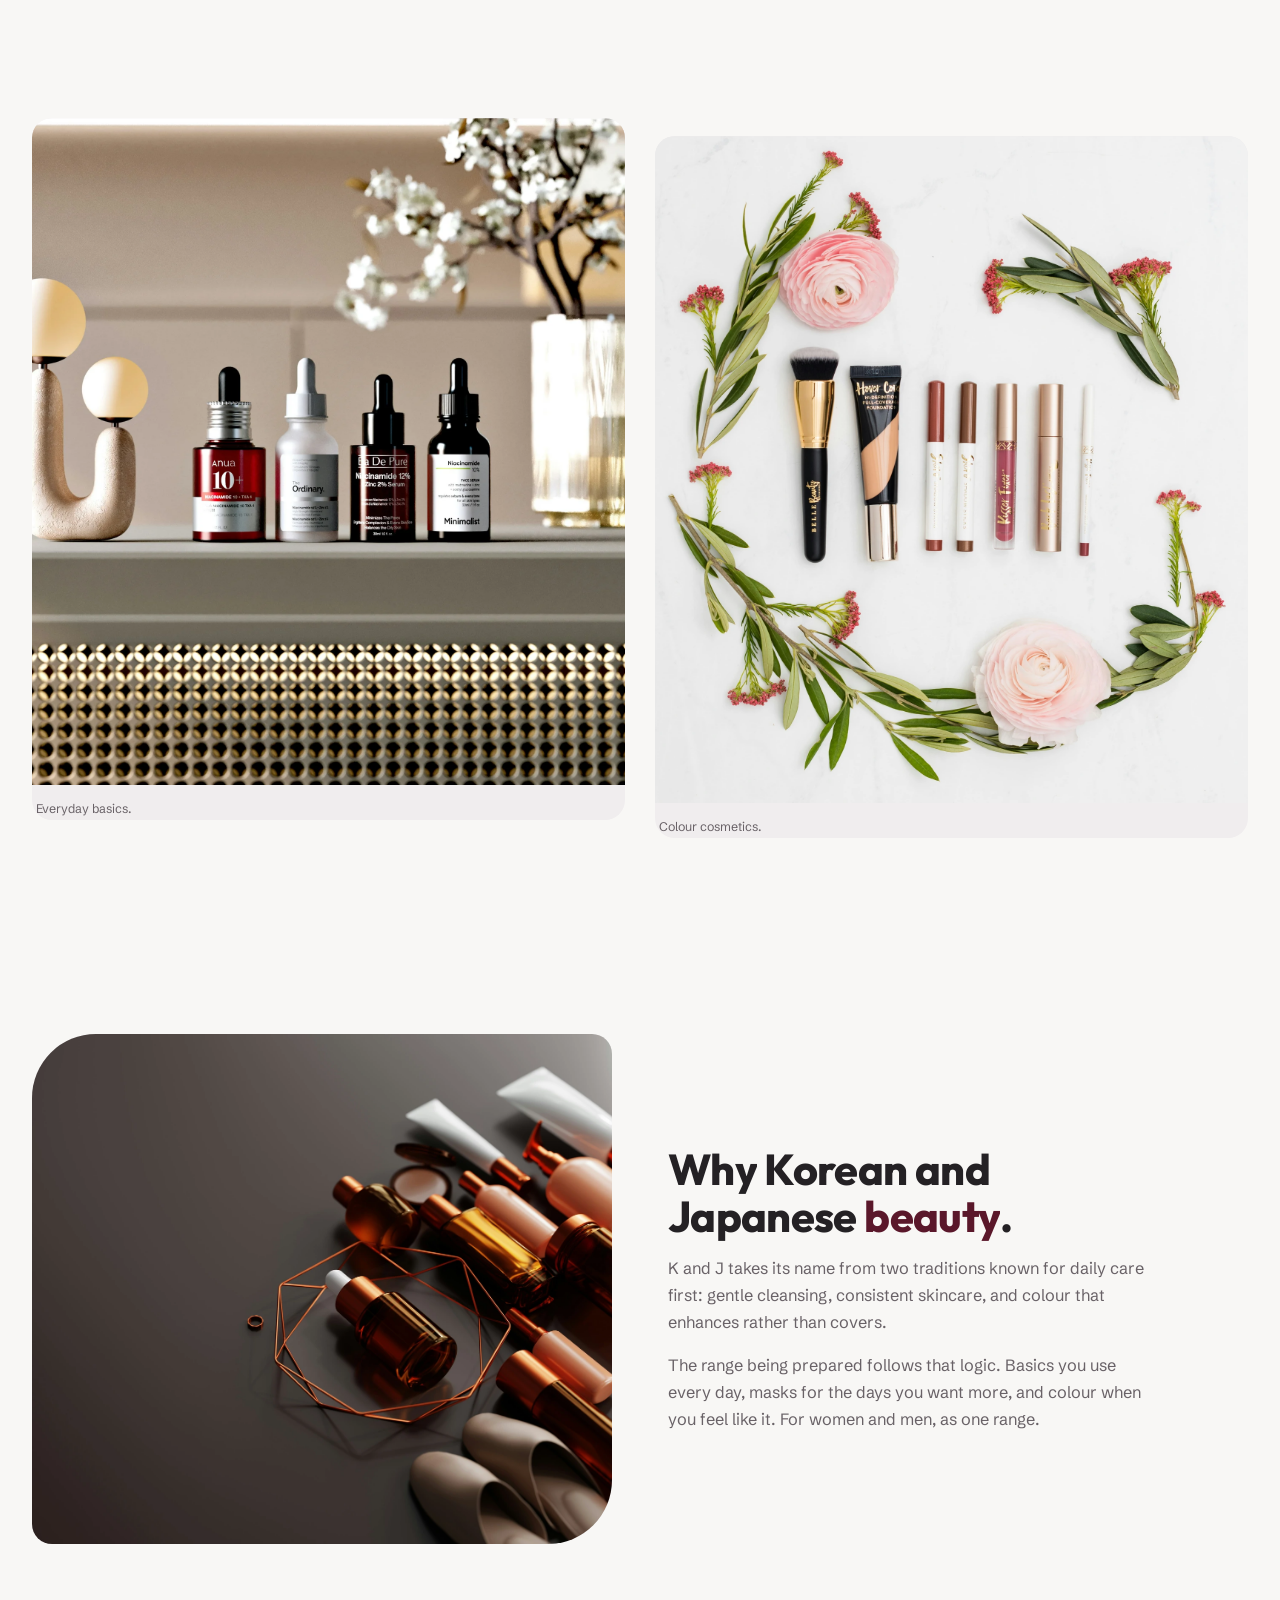
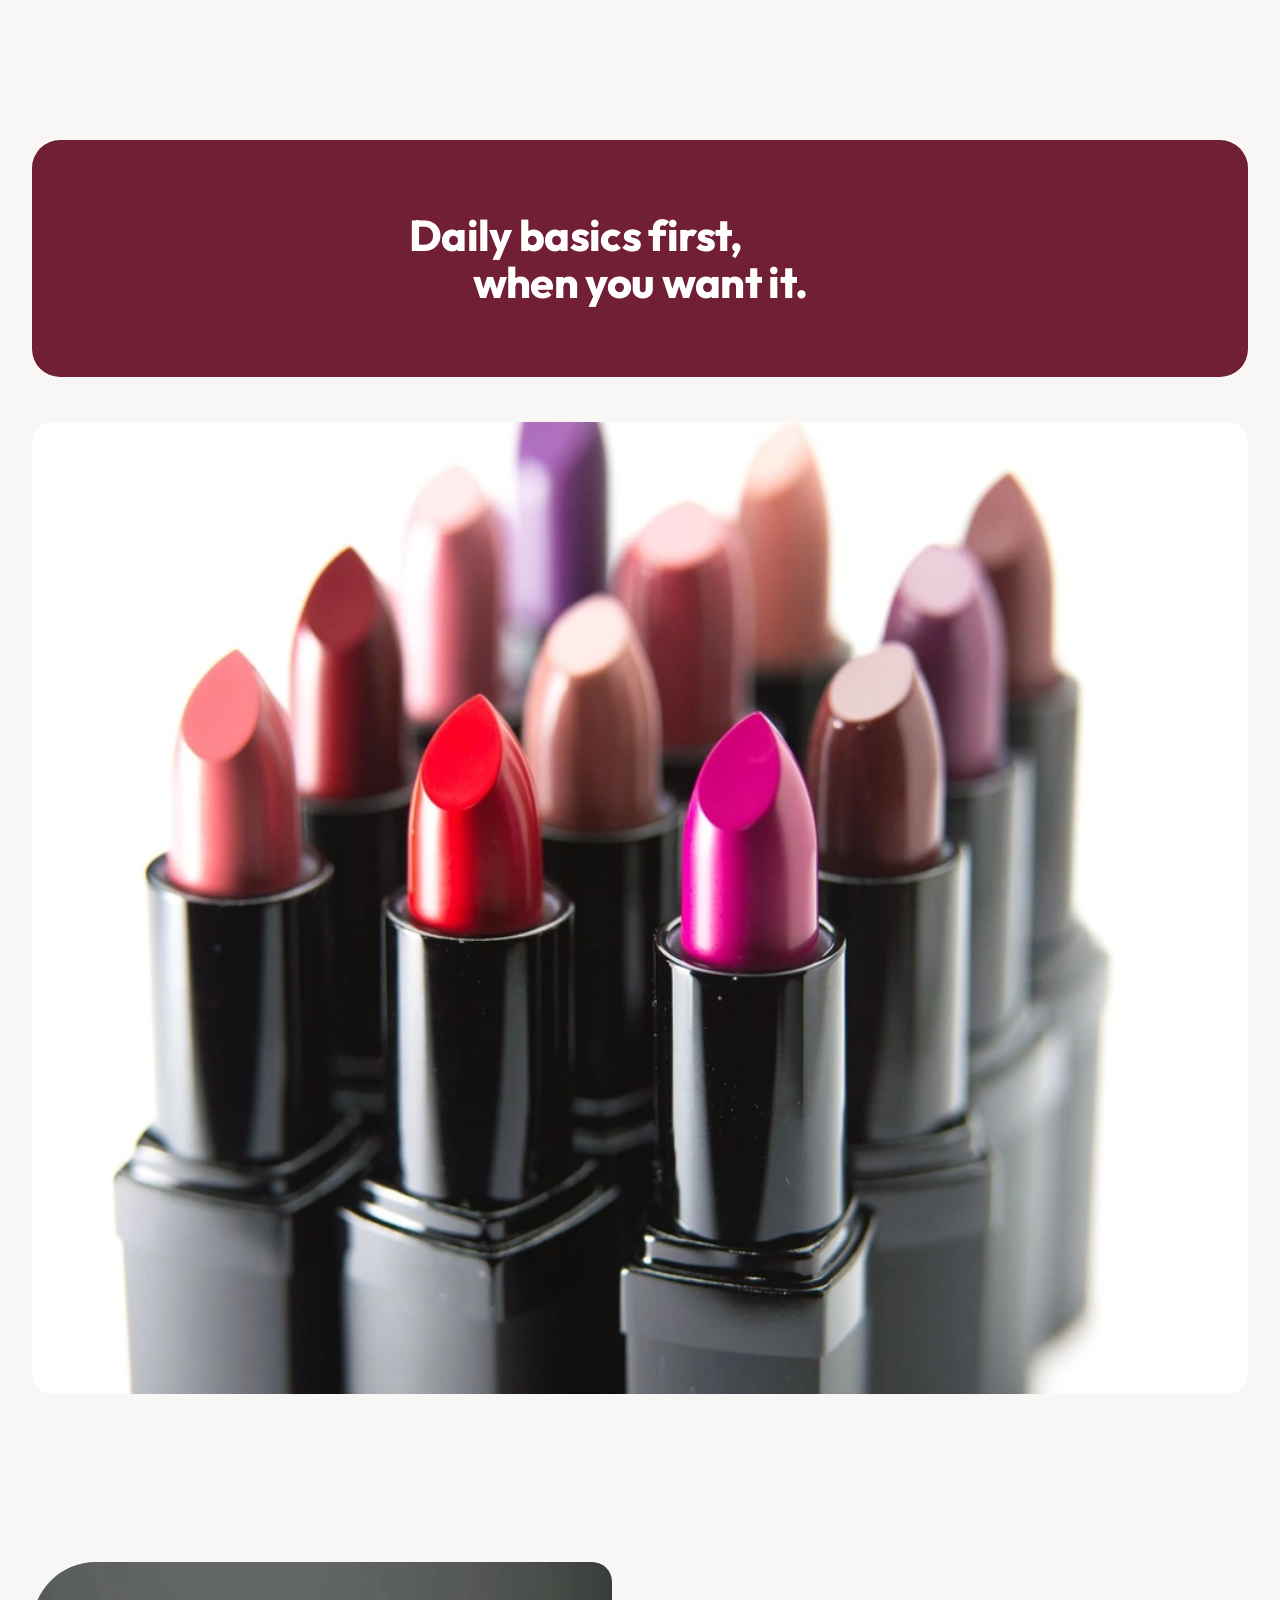
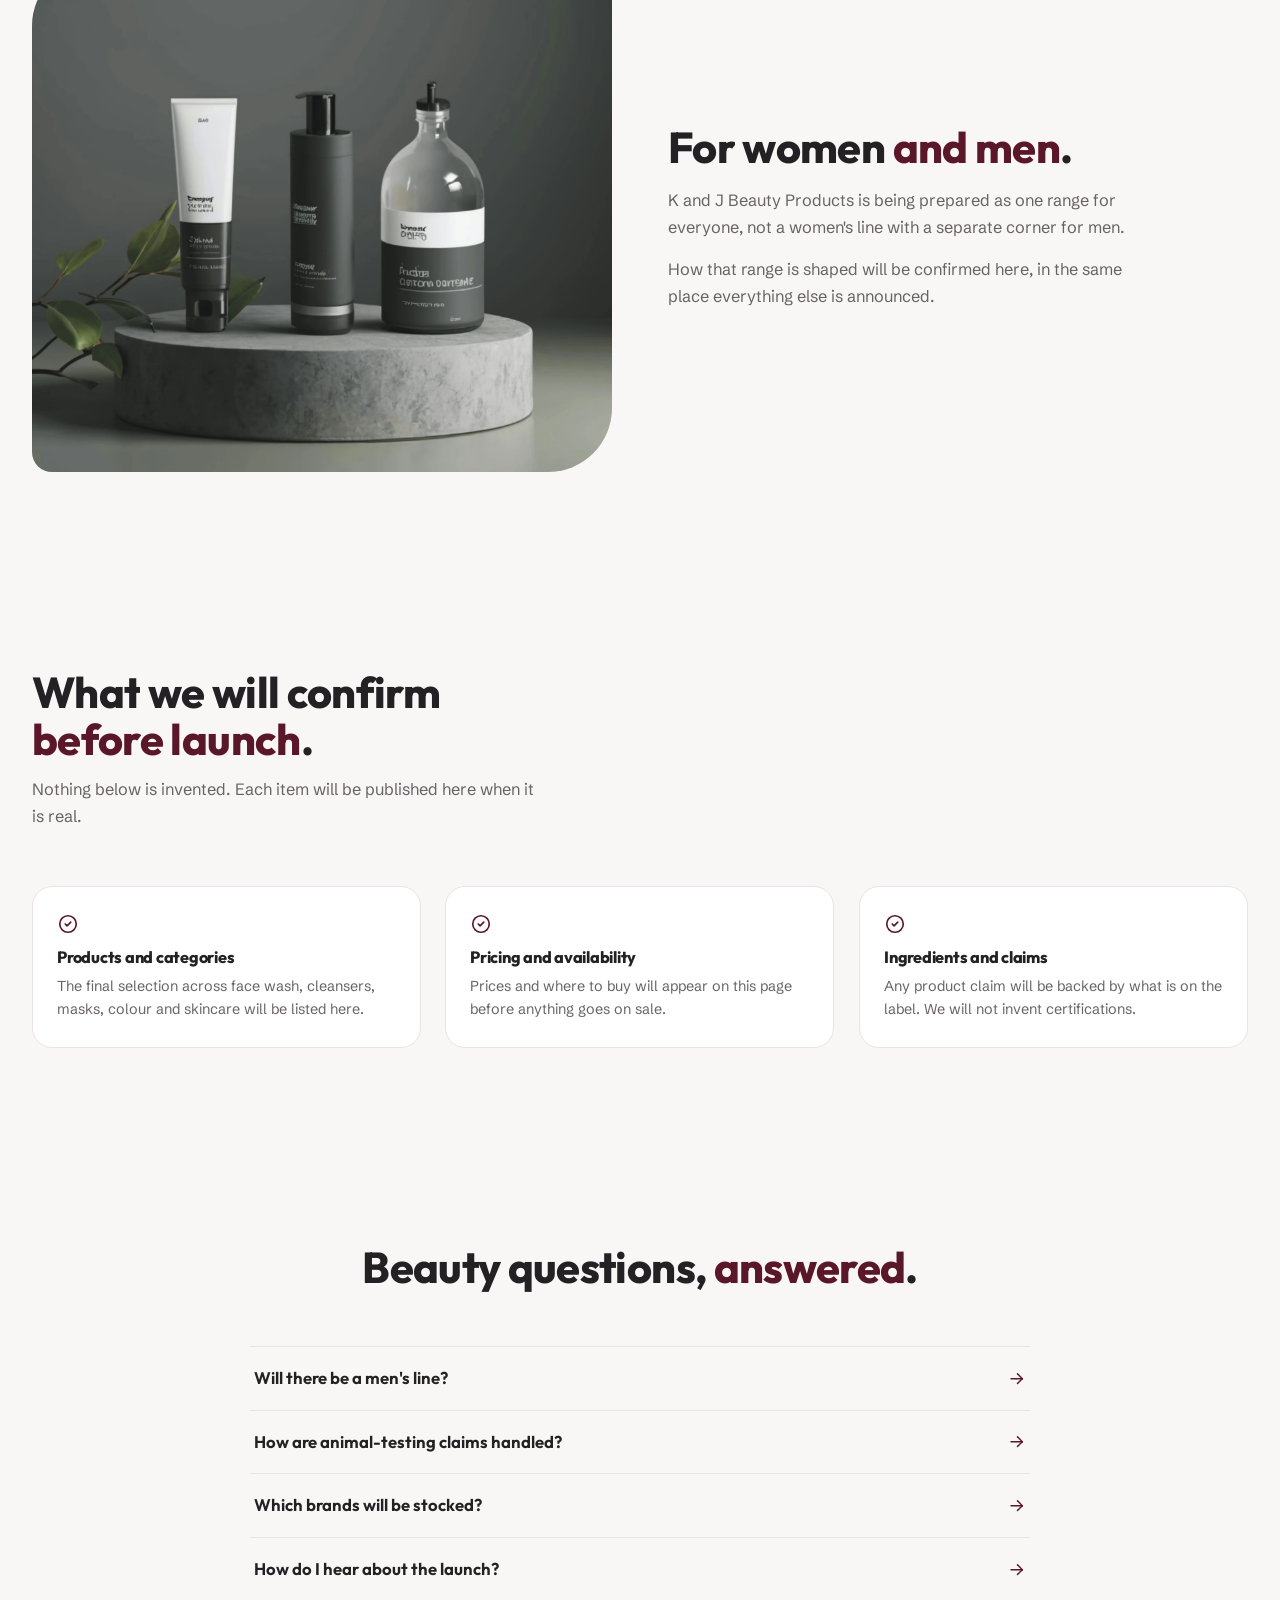
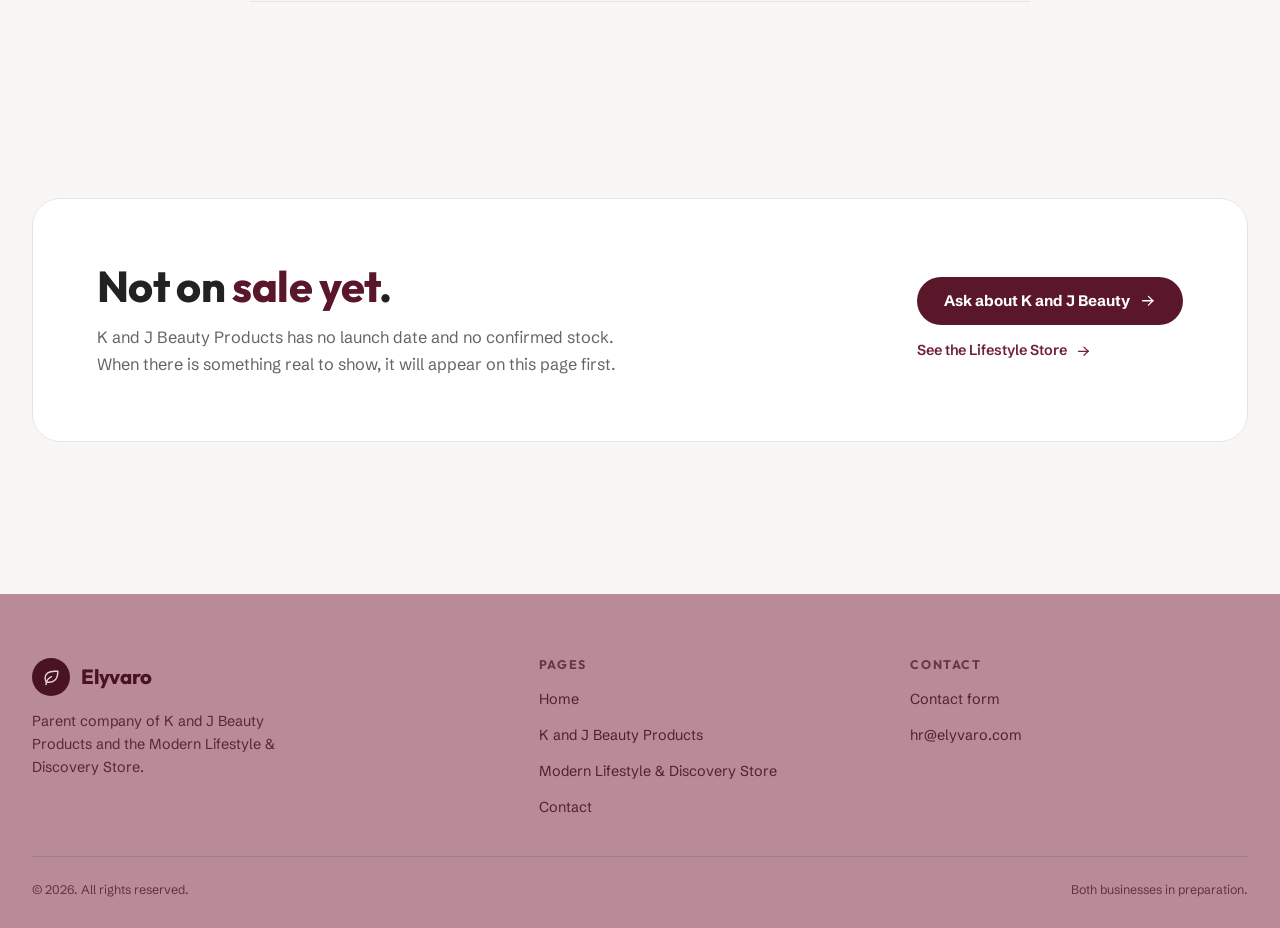
<file: k-and-j-beauty/index.html>
<!DOCTYPE html>
<html lang="en" class="no-js">
<head>
  <meta charset="utf-8">
  <meta name="viewport" content="width=device-width, initial-scale=1">
  <title>K and J Beauty Products</title>
  <meta name="description" content="Korean and Japanese cosmetics for women and men: face wash, cleansers, masks and colour. Currently in preparation.">
  <meta name="robots" content="index, follow">
  <link rel="canonical" href="https://www.elyvaro.com/k-and-j-beauty/">
  <meta property="og:type" content="website">
  <meta property="og:site_name" content="K and J Beauty Products">
  <meta property="og:url" content="https://www.elyvaro.com/k-and-j-beauty/">
  <meta property="og:title" content="K and J Beauty Products">
  <meta property="og:description" content="Korean and Japanese cosmetics for women and men. Currently in preparation.">
  <meta property="og:image" content="https://www.elyvaro.com/assets/img/K%26J/clearcut-derby-pfot_JVH274-unsplash.jpg">
  <meta name="twitter:card" content="summary_large_image">
  <meta name="twitter:title" content="K and J Beauty Products">
  <meta name="twitter:description" content="Korean and Japanese cosmetics for women and men. Currently in preparation.">
  <meta name="twitter:image" content="https://www.elyvaro.com/assets/img/K%26J/clearcut-derby-pfot_JVH274-unsplash.jpg">
  <meta name="theme-color" content="#f6f0e5">
  <link rel="icon" href="/assets/favicon.svg" type="image/svg+xml">
  <link rel="apple-touch-icon" href="/assets/apple-touch-icon.png">
  <link rel="stylesheet" href="/assets/css/fonts.css">
  <link rel="stylesheet" href="/assets/css/main.css">
  <script>document.documentElement.className = "js";</script>
</head>
<body class="pg-beauty">
  <a class="skip" href="#main">Skip to content</a>

  <header class="nav">
    <div class="wrap nav__inner">
      <a class="wordmark" href="/" aria-label="Elyvaro home">
        <!-- <span class="wordmark__mark" aria-hidden="true">
          <svg class="ico"><use href="/assets/icons/sprite.svg#leaf"></use></svg>
        </span> -->
        <span class="wordmark__name">Elyvaro</span>
      </a>
      <nav aria-label="Primary">
        <ul class="nav__links">
          <li><a href="/">Home</a></li>
          <li><a href="/k-and-j-beauty/" aria-current="page">K and J Beauty</a></li>
          <li><a href="/modern-lifestyle/">Modern Lifestyle</a></li>
          <li><a href="/contact/">Contact</a></li>
        </ul>
      </nav>
      <div class="nav__cta-slot">
        <a class="btn btn--accent nav__cta" href="mailto:hr@elyvaro.com">Email us</a>
      </div>
      <button class="nav__toggle" type="button" aria-expanded="false" aria-controls="mobile-menu" aria-label="Open menu">
        <svg class="ico ico-menu" aria-hidden="true"><use href="/assets/icons/sprite.svg#menu"></use></svg>
        <svg class="ico ico-x" aria-hidden="true"><use href="/assets/icons/sprite.svg#x"></use></svg>
        <span>Menu</span>
      </button>
    </div>
    <div class="mobile" id="mobile-menu" hidden>
      <a class="m-link" href="/">Home
        <svg class="ico" aria-hidden="true"><use href="/assets/icons/sprite.svg#arrow-right"></use></svg></a>
      <a class="m-link" href="/k-and-j-beauty/" aria-current="page">K and J Beauty Products
        <svg class="ico" aria-hidden="true"><use href="/assets/icons/sprite.svg#arrow-right"></use></svg></a>
      <a class="m-link" href="/modern-lifestyle/">Modern Lifestyle &amp; Discovery Store
        <svg class="ico" aria-hidden="true"><use href="/assets/icons/sprite.svg#arrow-right"></use></svg></a>
      <a class="m-link" href="/contact/">Contact
        <svg class="ico" aria-hidden="true"><use href="/assets/icons/sprite.svg#arrow-right"></use></svg></a>
    </div>
  </header>

  <main id="main">

    <!-- hero -->
    <section class="hero hero--page hero--beauty" data-par-host>
      <div class="hero__blob" aria-hidden="true"></div>
      <div class="wrap hero__grid">
        <div class="hero__text">
          <p class="eyebrow rise" style="--d:60ms">A new beauty brand in preparation</p>
          <h1 class="rise morph" style="--d:140ms">K and J <span class="accent">Beauty</span> Products</h1>
          <p class="hero__sub rise" style="--d:260ms">Korean and Japanese cosmetics for women and men. Daily basics that keep skin clean, and the colour that goes on top.</p>
          <div class="hero__actions rise" style="--d:380ms">
            <a class="btn btn--accent" href="#covers" data-magnetic="0.25">What it covers
              <svg class="ico" aria-hidden="true"><use href="/assets/icons/sprite.svg#arrow-down"></use></svg></a>
          </div>
          <div class="hero__marks rise" style="--d:460ms">
            <div class="hero__mark">
              <span class="hero__mark-ico" aria-hidden="true">
                <svg class="ico"><use href="/assets/icons/sprite.svg#droplet"></use></svg>
              </span>
              <div><b>Daily basics</b><span>Cleansers and skincare</span></div>
            </div>
            <div class="hero__mark">
              <span class="hero__mark-ico" aria-hidden="true">
                <svg class="ico"><use href="/assets/icons/sprite.svg#sparkles"></use></svg>
              </span>
              <div><b>Colour</b><span>When you feel like it</span></div>
            </div>
            <div class="hero__mark">
              <span class="hero__mark-ico" aria-hidden="true">
                <svg class="ico"><use href="/assets/icons/sprite.svg#heart"></use></svg>
              </span>
              <div><b>Women and men</b><span>One range, not two</span></div>
            </div>
          </div>
        </div>
        <div class="hero__media rise-s" style="--d:160ms">
          <figure class="hero__frame" data-par="12">
            <img src="/assets/img/K%26J/majed-swan-0755EnIiTX4-unsplash.webp"
                 sizes="(min-width: 900px) 44vw, 92vw"
                 width="1800" height="1800" fetchpriority="high" decoding="async"
                 alt="A white serum bottle with a wooden dropper cap floating against a soft grey background">
          </figure>
          <div class="hero__badge rise" style="--d:520ms">
            <svg class="ico" aria-hidden="true"><use href="/assets/icons/sprite.svg#clock"></use></svg>
            <div><b>Not on sale yet</b><span>Range still being shaped</span></div>
          </div>
        </div>
      </div>
    </section>

    <!-- marquee -->
    <div class="marquee marquee--pale" aria-hidden="true">
      <div class="marquee__track">
        <div class="marquee__group">
          <span class="marquee__item">Facial cleansers</span>
          <span class="marquee__item">Face wash</span>
          <span class="marquee__item">Masks</span>
          <span class="marquee__item">Lipstick and colour</span>
          <span class="marquee__item">Skincare basics</span>
          <span class="marquee__item">For women</span>
          <span class="marquee__item">For men</span>
          <span class="marquee__item">Daily basics</span>
        </div>
        <div class="marquee__group">
          <span class="marquee__item">Facial cleansers</span>
          <span class="marquee__item">Face wash</span>
          <span class="marquee__item">Masks</span>
          <span class="marquee__item">Lipstick and colour</span>
          <span class="marquee__item">Skincare basics</span>
          <span class="marquee__item">For women</span>
          <span class="marquee__item">For men</span>
          <span class="marquee__item">Daily basics</span>
        </div>
      </div>
    </div>

    <!-- what it covers -->
    <section class="section" id="covers" aria-labelledby="covers-h">
      <div class="wrap">
        <div class="sec-head reveal">
          <p class="eyebrow">What it covers</p>
          <h2 id="covers-h" style="margin-top: 14px;">Korean and Japanese beauty, for <span class="accent">women and men</span>.</h2>
          <p>K and J takes its name from Korean and Japanese cosmetics: the daily basics that keep skin clean, and the colour that goes on top. The range is being prepared for both women and men, and the confirmed selection will be published here when it is ready.</p>
        </div>
        <div class="tiles">
          <div class="tile reveal-l">
            <span class="feat-ico" aria-hidden="true">
              <svg class="ico"><use href="/assets/icons/sprite.svg#droplet"></use></svg>
            </span>
            <div>
              <h3>Facial cleansers and face wash</h3>
              <p>Everyday cleansing basics.</p>
            </div>
          </div>
          <div class="tile reveal-r" style="--d:90ms">
            <span class="feat-ico" aria-hidden="true">
              <svg class="ico"><use href="/assets/icons/sprite.svg#sparkles"></use></svg>
            </span>
            <div>
              <h3>Masks</h3>
              <p>Weekly and seasonal care.</p>
            </div>
          </div>
          <div class="tile reveal-l" style="--d:180ms">
            <span class="feat-ico" aria-hidden="true">
              <svg class="ico"><use href="/assets/icons/sprite.svg#flame"></use></svg>
            </span>
            <div>
              <h3>Lipstick and colour</h3>
              <p>Shades for daily wear and going out.</p>
            </div>
          </div>
          <div class="tile reveal-r" style="--d:270ms">
            <span class="feat-ico" aria-hidden="true">
              <svg class="ico"><use href="/assets/icons/sprite.svg#leaf"></use></svg>
            </span>
            <div>
              <h3>Skincare basics</h3>
              <p>Toners, serums, creams and SPF.</p>
            </div>
          </div>
        </div>
        <p class="gallery__note reveal" style="margin-top: 22px;">Products, pricing and availability will be confirmed here before anything goes on sale.</p>
      </div>
    </section>

    <!-- stills -->
    <section class="section section--sm" aria-label="Editorial stills">
      <div class="wrap duo">
        <figure class="duo__fig clip">
          <img src="/assets/img/K%26J/ela-de-pure-tWxfxTvvH8g-unsplash.webp" width="1800" height="1800" loading="lazy" decoding="async"
               alt="Four serum dropper bottles lined up on a shelf beside a lamp and white blossoms">
          <figcaption>Everyday basics.</figcaption>
        </figure>
        <figure class="duo__fig clip" style="--d:120ms">
          <img src="/assets/img/K%26J/belle-beauty-JPvy3rrWSeM-unsplash.webp" width="1800" height="1800" loading="lazy" decoding="async"
               alt="A makeup brush, foundation tube and lip colours laid out on white marble between pink flowers">
          <figcaption>Colour cosmetics.</figcaption>
        </figure>
      </div>
    </section>

    <!-- why korean and japanese beauty -->
    <section class="section" aria-labelledby="why-h">
      <div class="wrap">
        <div class="esplit">
          <div class="esplit__media clip">
            <img src="/assets/img/K%26J/pmv-chamara-ILhf4VsPn_w-unsplash.webp"
                 sizes="(min-width: 880px) 46vw, 100vw"
                 width="1800" height="1201" loading="lazy" decoding="async"
                 alt="Amber and copper skincare bottles and a compact arranged on a dark surface">
          </div>
          <div class="esplit__body reveal-r">
            <h2 class="morph" id="why-h">Why Korean and Japanese <span class="accent">beauty</span>.</h2>
            <p>K and J takes its name from two traditions known for daily care first: gentle cleansing, consistent skincare, and colour that enhances rather than covers.</p>
            <p>The range being prepared follows that logic. Basics you use every day, masks for the days you want more, and colour when you feel like it. For women and men, as one range.</p>
          </div>
        </div>
      </div>
    </section>

    <!-- ritual statement -->
    <section class="section section--sm" aria-labelledby="ritual-h">
      <div class="wrap">
        <div class="statement reveal">
          <h2 id="ritual-h">Daily basics first, <span class="accent" style="color: var(--accent);">colour</span> when you want it.</h2>
        </div>
        <figure class="strip__fig strip__fig--wide clip" style="margin-top: clamp(28px, 4vw, 44px);">
          <img src="/assets/img/K%26J/float-lipstick.webp"
               sizes="(min-width: 1240px) 1240px, 92vw"
               width="1000" height="1250" loading="lazy" decoding="async"
               alt="Row of open lipstick tubes in red, pink and nude shades on a white studio background">
        </figure>
      </div>
    </section>

    <!-- for women and men -->
    <section class="section section--sm" aria-labelledby="men-h">
      <div class="wrap">
        <div class="esplit esplit--flip">
          <div class="esplit__body reveal-l">
            <h2 class="morph" id="men-h">For women <span class="accent">and men</span>.</h2>
            <p>K and J Beauty Products is being prepared as one range for everyone, not a women's line with a separate corner for men.</p>
            <p>How that range is shaped will be confirmed here, in the same place everything else is announced.</p>
          </div>
          <div class="esplit__media clip" style="--d:120ms">
            <img src="/assets/img/K%26J/shashank-singh-FrHRgndK0UE-unsplash.webp" width="1800" height="1800" loading="lazy" decoding="async"
                 alt="White, black and grey grooming bottles on a concrete podium with green leaves">
          </div>
        </div>
      </div>
    </section>

    <!-- what we will confirm -->
    <section class="section" aria-labelledby="confirm-h">
      <div class="wrap">
        <div class="sec-head reveal">
          <h2 class="morph" id="confirm-h">What we will confirm <span class="accent">before launch</span>.</h2>
          <p>Nothing below is invented. Each item will be published here when it is real.</p>
        </div>
        <div class="checks">
          <div class="check reveal-l">
            <svg class="ico" aria-hidden="true"><use href="/assets/icons/sprite.svg#circle-check"></use></svg>
            <h3>Products and categories</h3>
            <p>The final selection across face wash, cleansers, masks, colour and skincare will be listed here.</p>
          </div>
          <div class="check reveal-pop" style="--d:100ms">
            <svg class="ico" aria-hidden="true"><use href="/assets/icons/sprite.svg#circle-check"></use></svg>
            <h3>Pricing and availability</h3>
            <p>Prices and where to buy will appear on this page before anything goes on sale.</p>
          </div>
          <div class="check reveal-r" style="--d:200ms">
            <svg class="ico" aria-hidden="true"><use href="/assets/icons/sprite.svg#circle-check"></use></svg>
            <h3>Ingredients and claims</h3>
            <p>Any product claim will be backed by what is on the label. We will not invent certifications.</p>
          </div>
        </div>
      </div>
    </section>

    <!-- beauty FAQ -->
    <section class="section section--sm" aria-labelledby="bfaq-h">
      <div class="wrap center-narrow">
        <div class="sec-head sec-head--center reveal">
          <h2 id="bfaq-h">Beauty questions, <span class="accent">answered</span>.</h2>
        </div>
        <div class="faq reveal" style="--d:80ms">
          <div class="faq__item">
            <button class="faq__q" type="button" aria-expanded="false" aria-controls="bfaq-a1" id="bfaq-q1">
              Will there be a men's line?
              <svg class="ico" aria-hidden="true"><use href="/assets/icons/sprite.svg#arrow-right"></use></svg>
            </button>
            <div class="faq__a" id="bfaq-a1" role="region" aria-labelledby="bfaq-q1">
              <div><p>The range is being prepared for women and men together. How that is structured will be confirmed here.</p></div>
            </div>
          </div>
          <div class="faq__item">
            <button class="faq__q" type="button" aria-expanded="false" aria-controls="bfaq-a2" id="bfaq-q2">
              How are animal-testing claims handled?
              <svg class="ico" aria-hidden="true"><use href="/assets/icons/sprite.svg#arrow-right"></use></svg>
            </button>
            <div class="faq__a" id="bfaq-a2" role="region" aria-labelledby="bfaq-q2">
              <div><p>We will only state what can be verified for each product. No certification or testing claim will be made before it exists.</p></div>
            </div>
          </div>
          <div class="faq__item">
            <button class="faq__q" type="button" aria-expanded="false" aria-controls="bfaq-a3" id="bfaq-q3">
              Which brands will be stocked?
              <svg class="ico" aria-hidden="true"><use href="/assets/icons/sprite.svg#arrow-right"></use></svg>
            </button>
            <div class="faq__a" id="bfaq-a3" role="region" aria-labelledby="bfaq-q3">
              <div><p>Brand partners have not been confirmed. When they are, they will be listed on this page.</p></div>
            </div>
          </div>
          <div class="faq__item">
            <button class="faq__q" type="button" aria-expanded="false" aria-controls="bfaq-a4" id="bfaq-q4">
              How do I hear about the launch?
              <svg class="ico" aria-hidden="true"><use href="/assets/icons/sprite.svg#arrow-right"></use></svg>
            </button>
            <div class="faq__a" id="bfaq-a4" role="region" aria-labelledby="bfaq-q4">
              <div><p>This page will be updated first. You can also <a href="/contact/">get in touch</a> and ask to be told when there is news.</p></div>
            </div>
          </div>
        </div>
      </div>
    </section>

    <!-- coming soon -->
    <section class="section" aria-labelledby="soon-h">
      <div class="wrap">
        <div class="close-card reveal">
          <div>
            <h2 id="soon-h">Not on <span class="accent">sale yet</span>.</h2>
            <p>K and J Beauty Products has no launch date and no confirmed stock. When there is something real to show, it will appear on this page first.</p>
          </div>
          <div class="close-card__actions">
            <a class="btn btn--accent" href="/contact/" data-magnetic="0.25">Ask about K and J Beauty
              <svg class="ico" aria-hidden="true"><use href="/assets/icons/sprite.svg#arrow-right"></use></svg></a>
            <a class="tlink" href="/modern-lifestyle/">See the Lifestyle Store
              <svg class="ico" aria-hidden="true"><use href="/assets/icons/sprite.svg#arrow-right"></use></svg></a>
          </div>
        </div>
      </div>
    </section>

  </main>

  <footer class="footer">
    <div class="wrap">
      <div class="footer__top">
        <div>
          <a class="wordmark" href="/" aria-label="Elyvaro home">
            <span class="wordmark__mark" aria-hidden="true">
              <svg class="ico"><use href="/assets/icons/sprite.svg#leaf"></use></svg>
            </span>
            <span class="wordmark__name">Elyvaro</span>
          </a>
          <p class="footer__tag">Parent company of K and J Beauty Products and the Modern Lifestyle &amp; Discovery Store.</p>
        </div>
        <div class="footer__col">
          <h3>Pages</h3>
          <ul class="footer-list">
            <li><a href="/">Home</a></li>
            <li><a href="/k-and-j-beauty/">K and J Beauty Products</a></li>
            <li><a href="/modern-lifestyle/">Modern Lifestyle &amp; Discovery Store</a></li>
            <li><a href="/contact/">Contact</a></li>
          </ul>
        </div>
        <div class="footer__col">
          <h3>Contact</h3>
          <ul class="footer-list">
            <li><a href="/contact/">Contact form</a></li>
            <li><a href="mailto:hr@elyvaro.com">hr@elyvaro.com</a></li>
          </ul>
        </div>
      </div>
      <div class="footer__bottom">
        <span>&copy; 2026. All rights reserved.</span>
        <span>Both businesses in preparation.</span>
      </div>
    </div>
  </footer>

  <script src="/assets/js/main.js" defer></script>
</body>
</html>
</file>
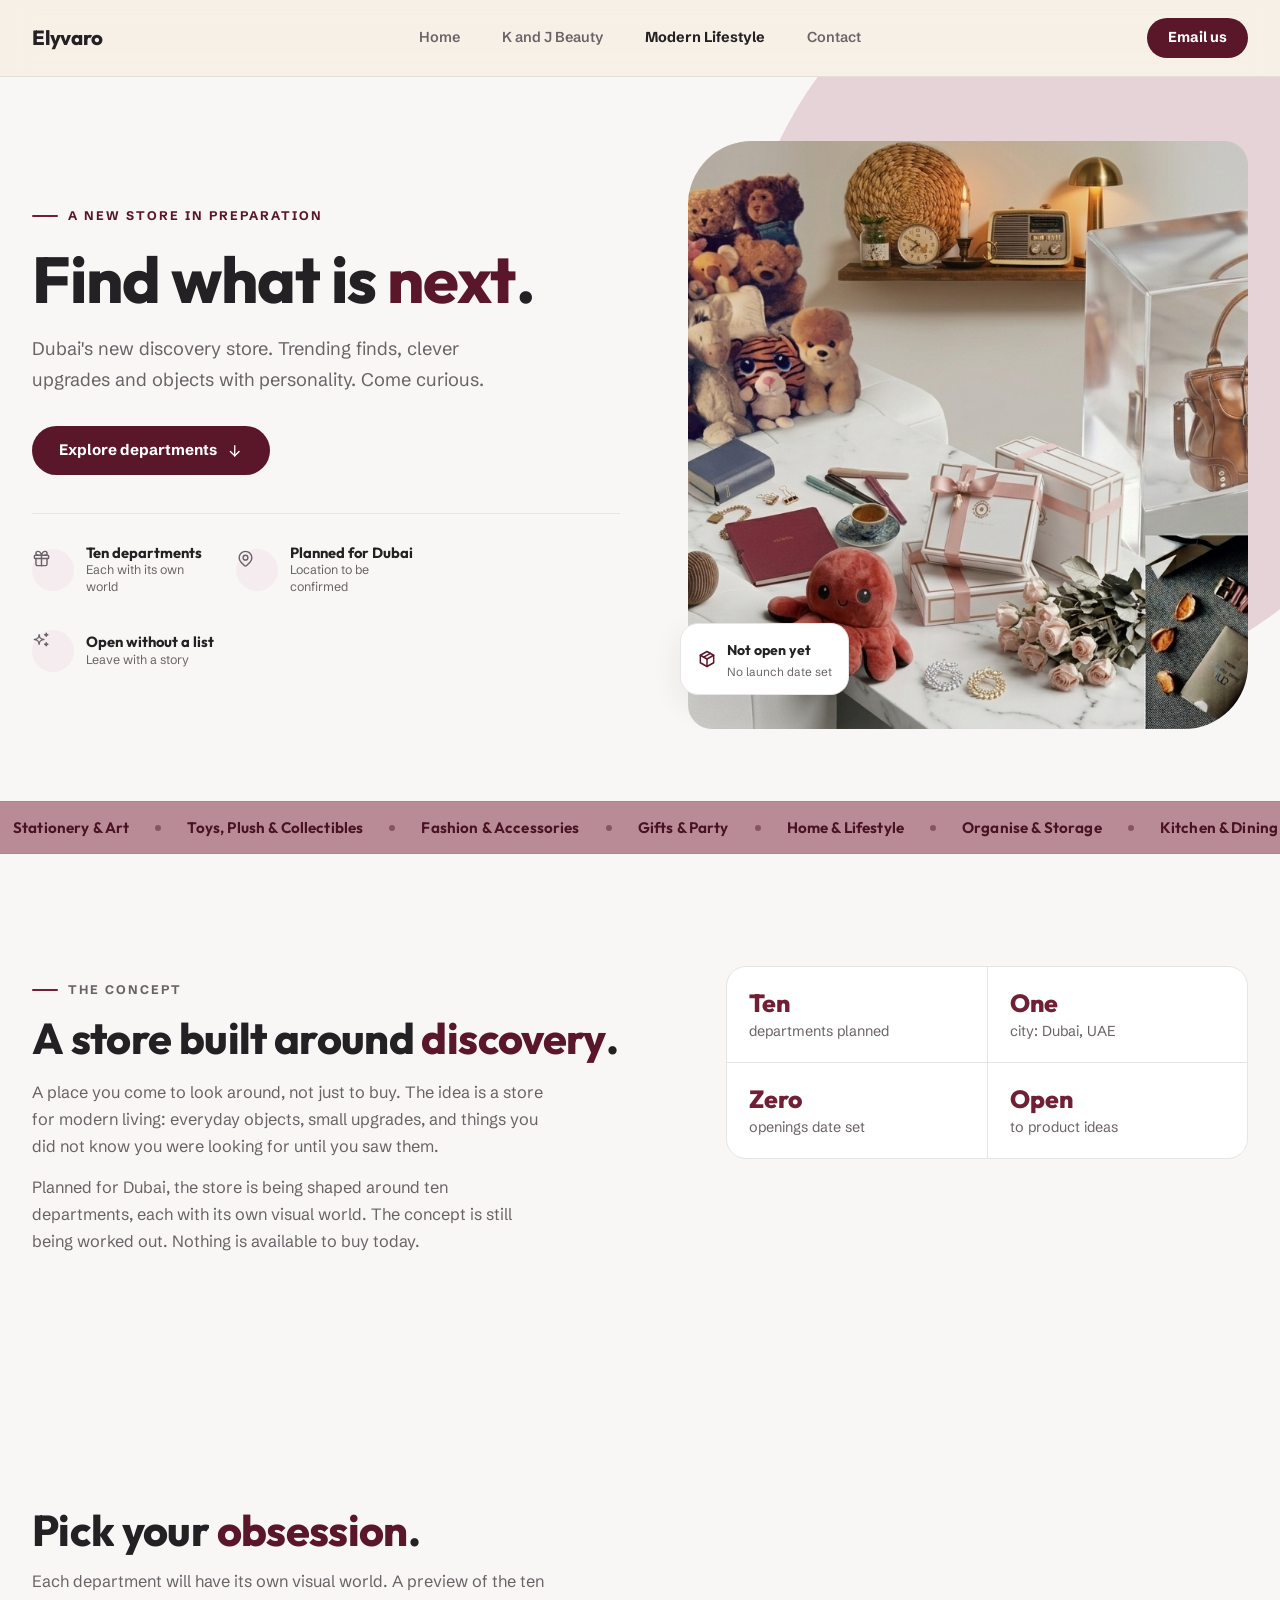
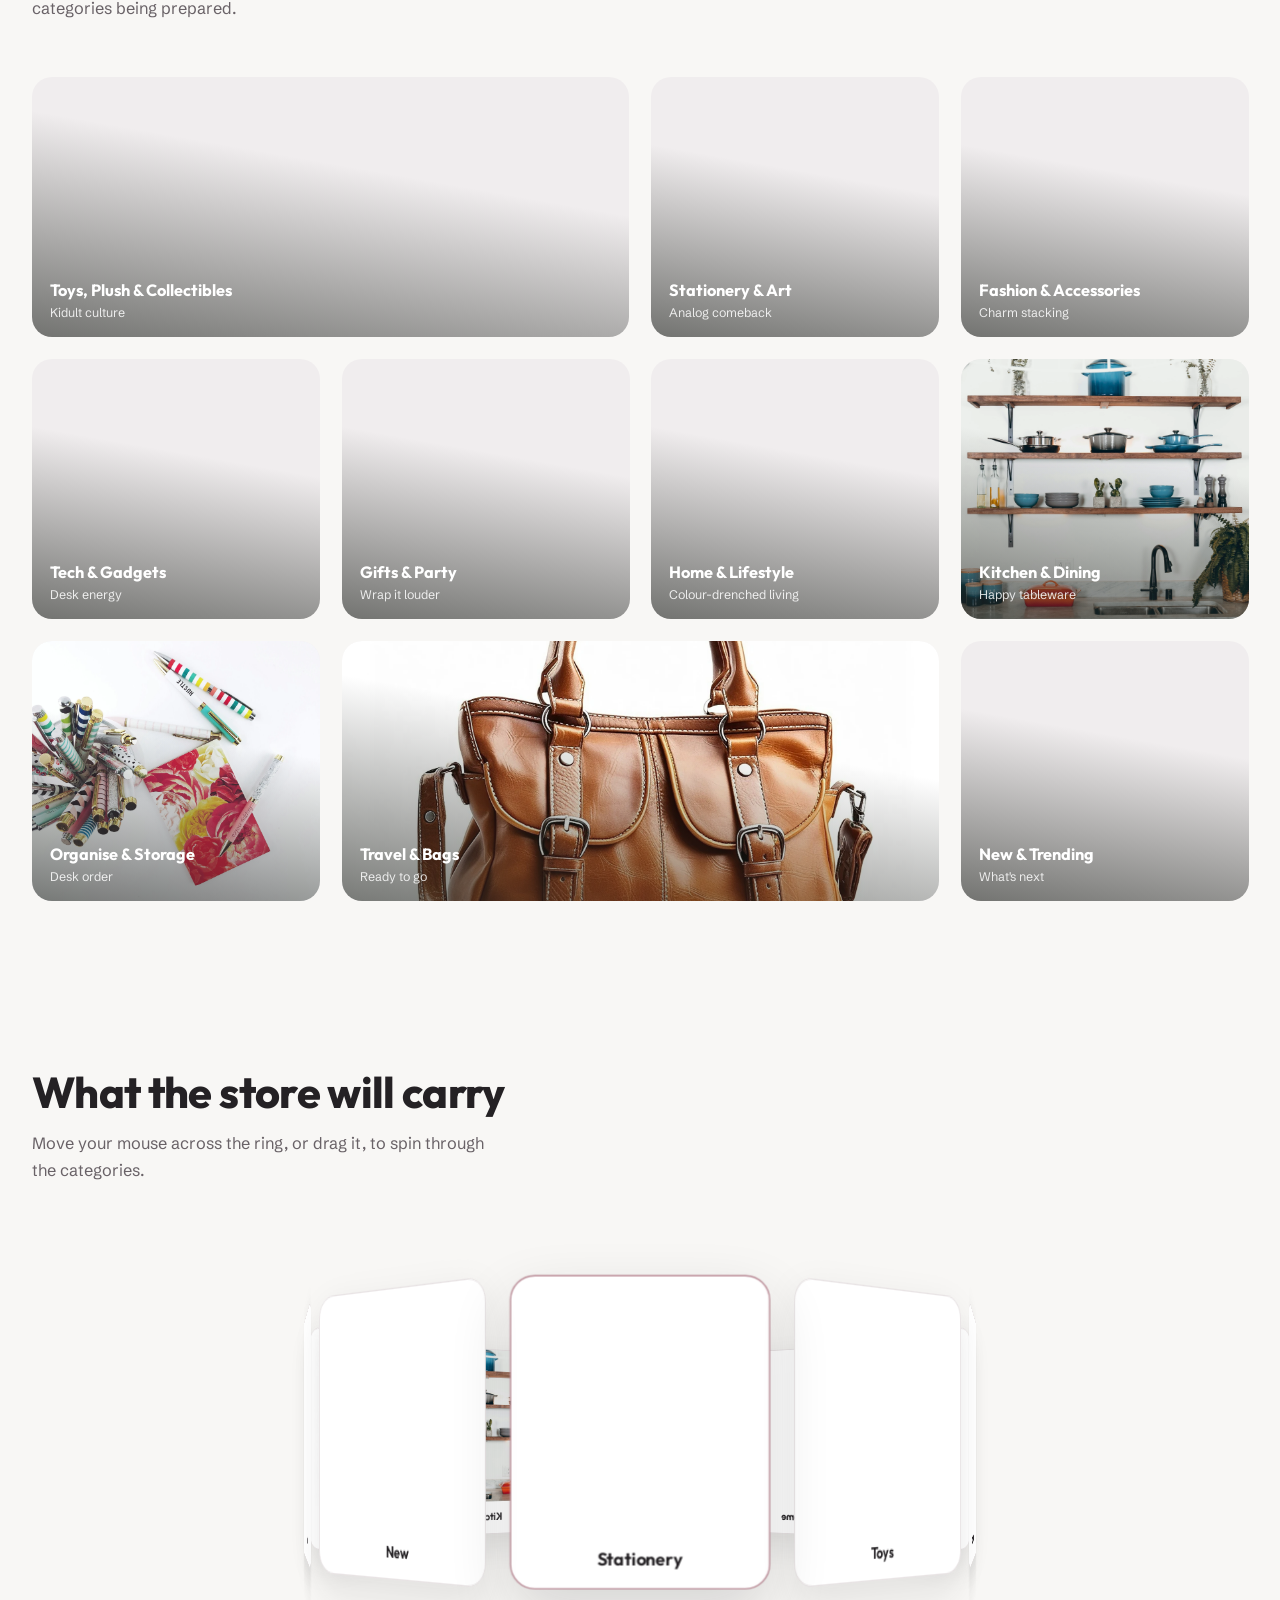
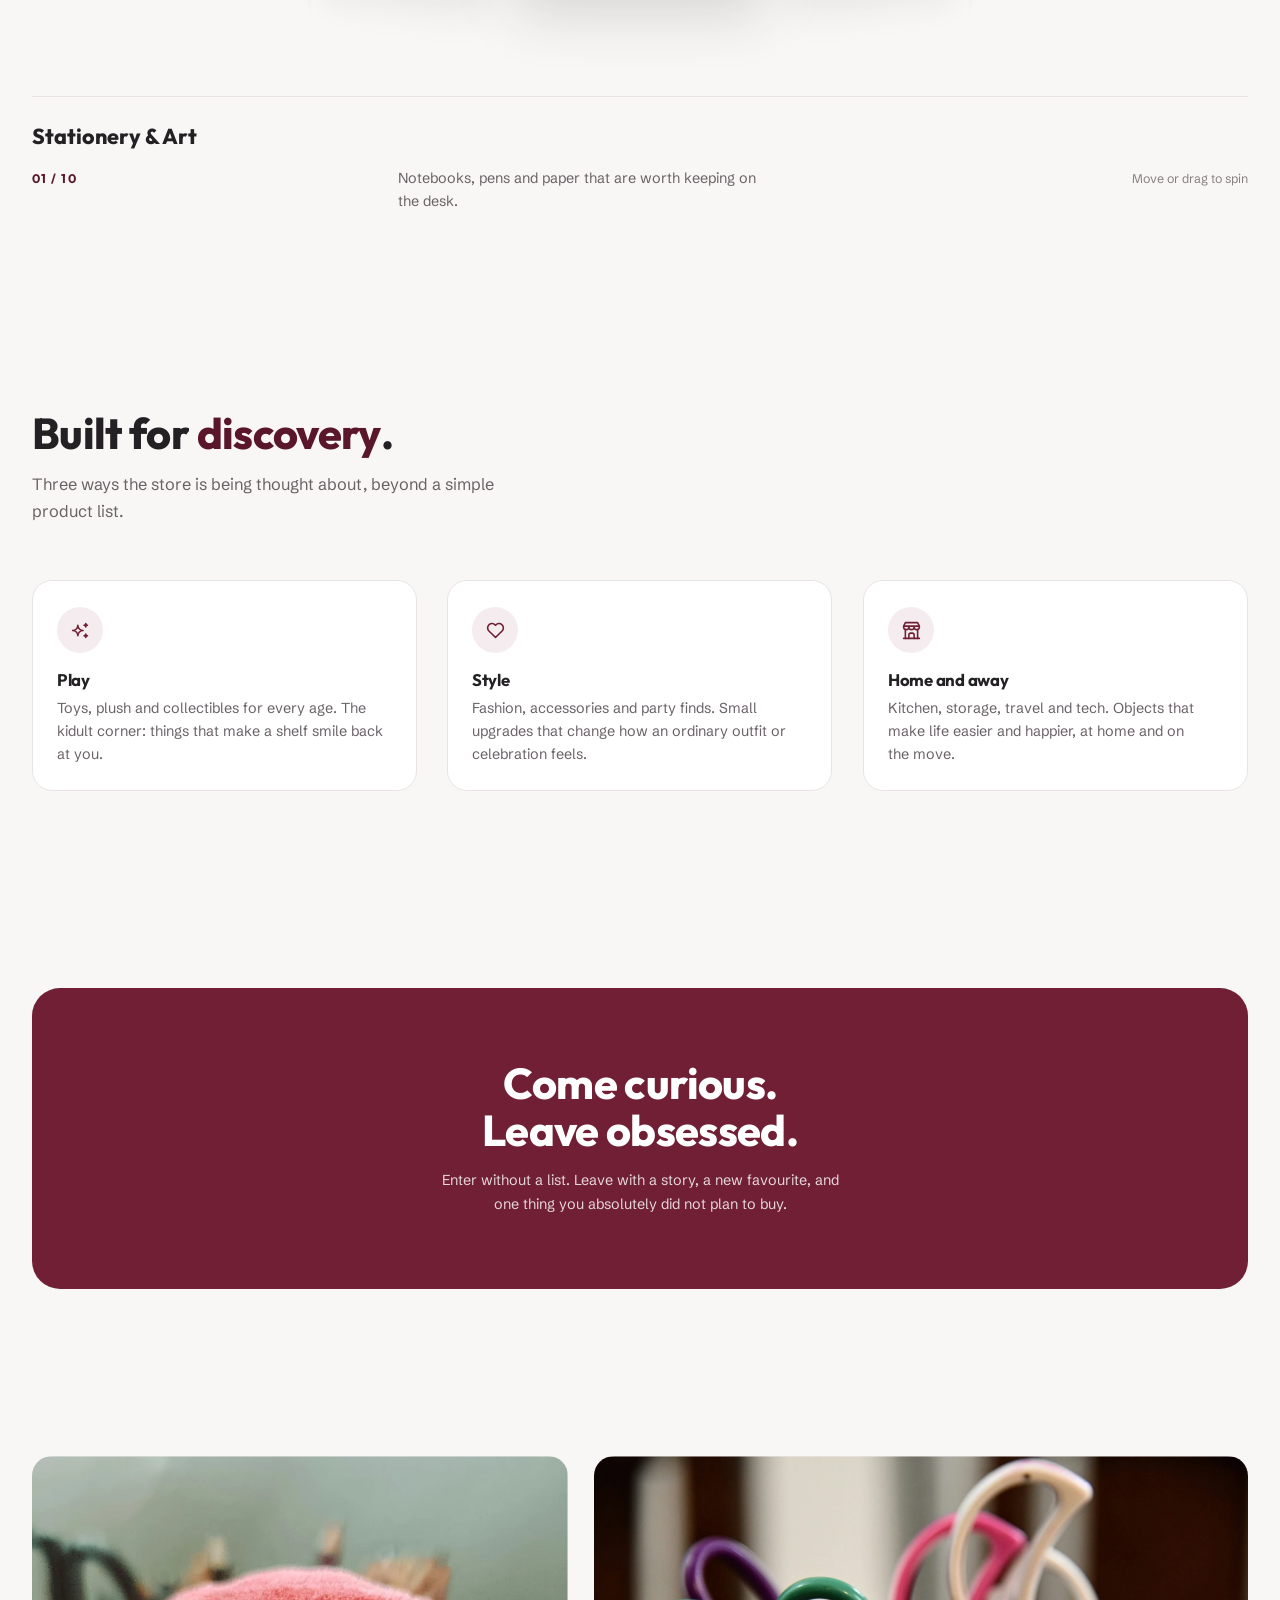
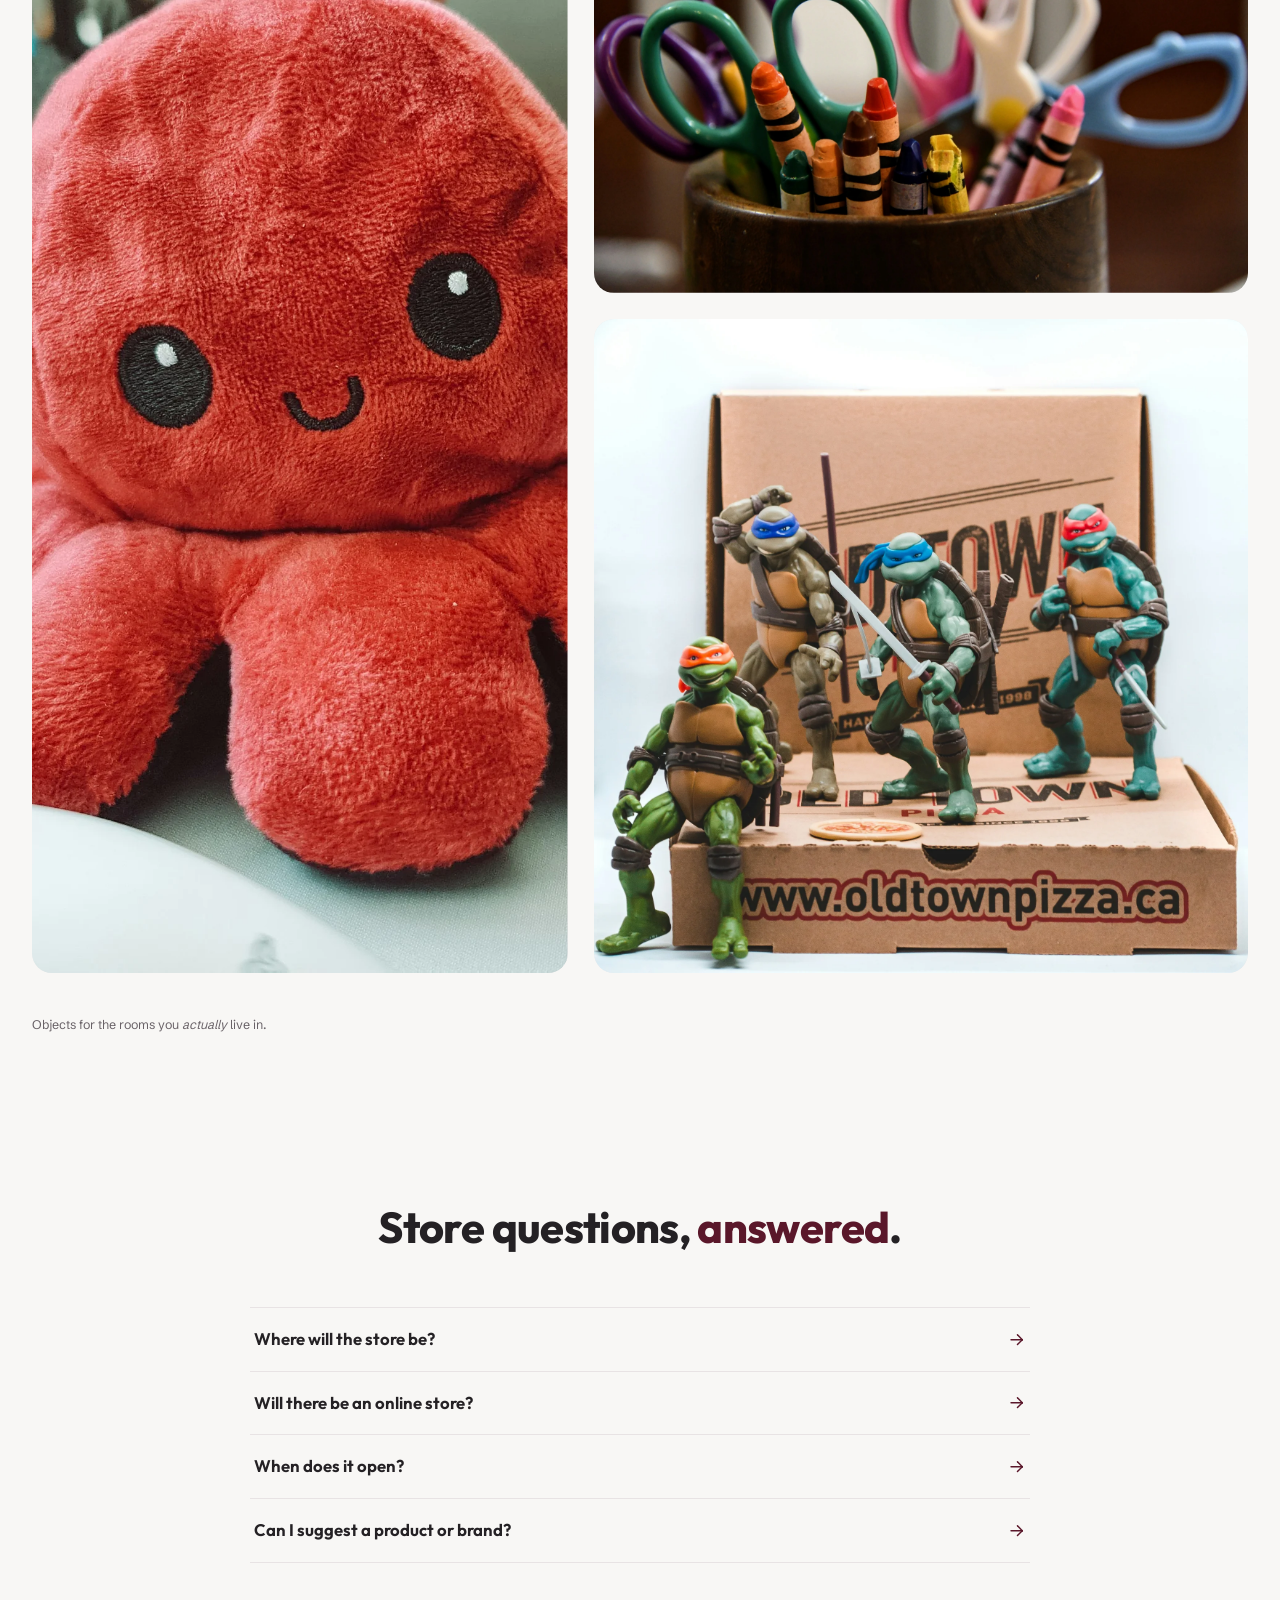
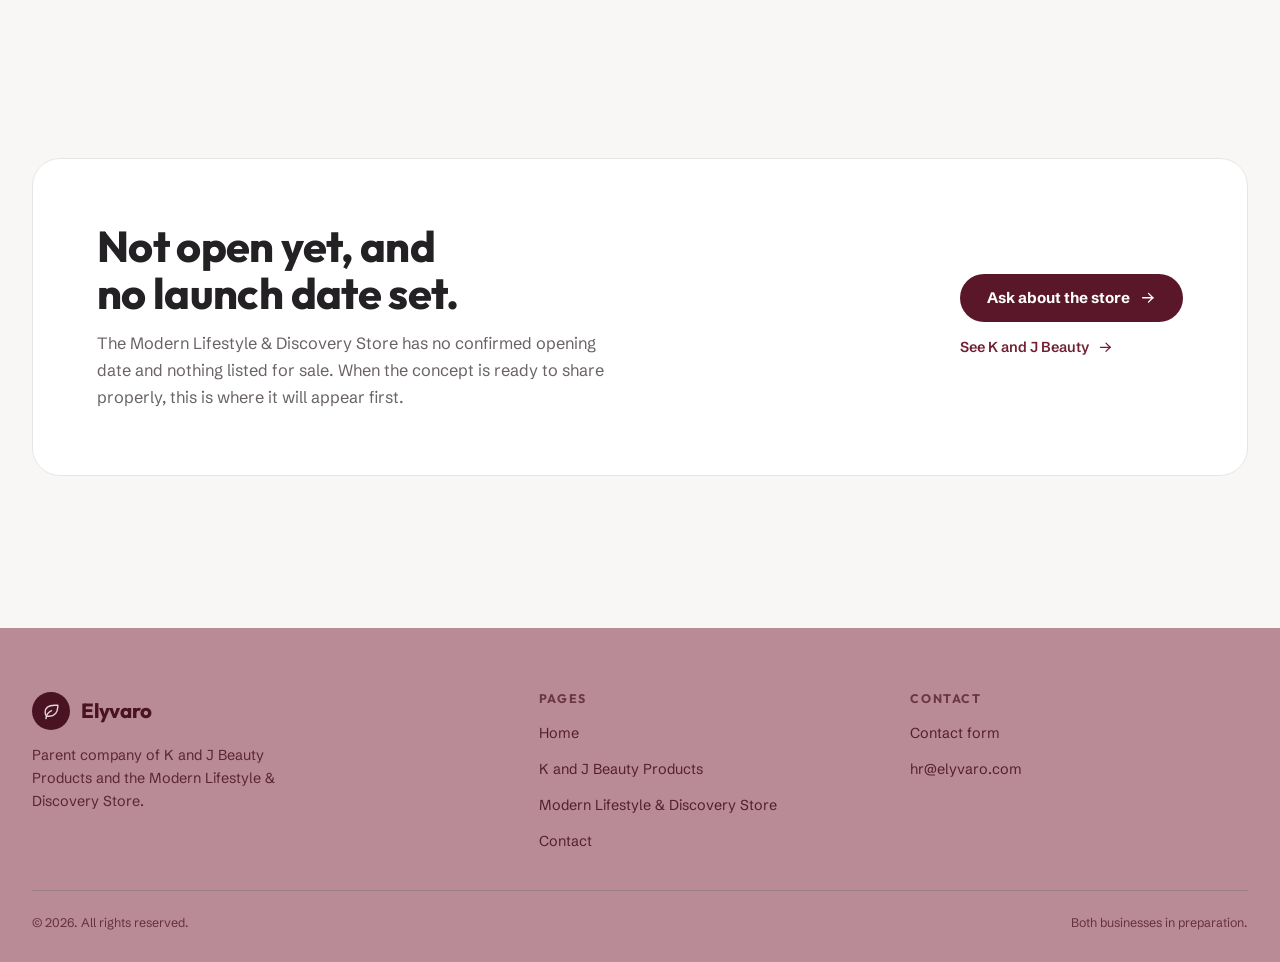
<file: modern-lifestyle/index.html>
<!DOCTYPE html>
<html lang="en" class="no-js">
<head>
  <meta charset="utf-8">
  <meta name="viewport" content="width=device-width, initial-scale=1">
  <title>Modern Lifestyle &amp; Discovery Store</title>
  <meta name="description" content="A Dubai discovery store: stationery and art, toys and collectibles, fashion, gifts, home, kitchen, travel, tech and new finds. Currently in preparation.">
  <meta name="robots" content="index, follow">
  <link rel="canonical" href="https://www.elyvaro.com/modern-lifestyle/">
  <meta property="og:type" content="website">
  <meta property="og:site_name" content="Modern Lifestyle &amp; Discovery Store">
  <meta property="og:url" content="https://www.elyvaro.com/modern-lifestyle/">
  <meta property="og:title" content="Modern Lifestyle &amp; Discovery Store">
  <meta property="og:description" content="A Dubai discovery store for modern living. Find what's next. Currently in preparation.">
  <meta property="og:image" content="https://www.elyvaro.com/assets/img/K%26J/clearcut-derby-pfot_JVH274-unsplash.jpg">
  <meta name="twitter:card" content="summary_large_image">
  <meta name="twitter:title" content="Modern Lifestyle &amp; Discovery Store">
  <meta name="twitter:description" content="A Dubai discovery store. Find what's next. Currently in preparation.">
  <meta name="twitter:image" content="https://www.elyvaro.com/assets/img/K%26J/clearcut-derby-pfot_JVH274-unsplash.jpg">
  <meta name="theme-color" content="#f6f0e5">
  <link rel="icon" href="/assets/favicon.svg" type="image/svg+xml">
  <link rel="apple-touch-icon" href="/assets/apple-touch-icon.png">
  <link rel="stylesheet" href="/assets/css/fonts.css">
  <link rel="stylesheet" href="/assets/css/main.css">
  <script>document.documentElement.className = "js";</script>
</head>
<body class="pg-life">
  <a class="skip" href="#main">Skip to content</a>

  <header class="nav">
    <div class="wrap nav__inner">
      <a class="wordmark" href="/" aria-label="Elyvaro home">
        <!-- <span class="wordmark__mark" aria-hidden="true">
          <svg class="ico"><use href="/assets/icons/sprite.svg#leaf"></use></svg>
        </span> -->
        <span class="wordmark__name">Elyvaro</span>
      </a>
      <nav aria-label="Primary">
        <ul class="nav__links">
          <li><a href="/">Home</a></li>
          <li><a href="/k-and-j-beauty/">K and J Beauty</a></li>
          <li><a href="/modern-lifestyle/" aria-current="page">Modern Lifestyle</a></li>
          <li><a href="/contact/">Contact</a></li>
        </ul>
      </nav>
      <div class="nav__cta-slot">
        <a class="btn btn--accent nav__cta" href="mailto:hr@elyvaro.com">Email us</a>
      </div>
      <button class="nav__toggle" type="button" aria-expanded="false" aria-controls="mobile-menu" aria-label="Open menu">
        <svg class="ico ico-menu" aria-hidden="true"><use href="/assets/icons/sprite.svg#menu"></use></svg>
        <svg class="ico ico-x" aria-hidden="true"><use href="/assets/icons/sprite.svg#x"></use></svg>
        <span>Menu</span>
      </button>
    </div>
    <div class="mobile" id="mobile-menu" hidden>
      <a class="m-link" href="/">Home
        <svg class="ico" aria-hidden="true"><use href="/assets/icons/sprite.svg#arrow-right"></use></svg></a>
      <a class="m-link" href="/k-and-j-beauty/">K and J Beauty Products
        <svg class="ico" aria-hidden="true"><use href="/assets/icons/sprite.svg#arrow-right"></use></svg></a>
      <a class="m-link" href="/modern-lifestyle/" aria-current="page">Modern Lifestyle &amp; Discovery Store
        <svg class="ico" aria-hidden="true"><use href="/assets/icons/sprite.svg#arrow-right"></use></svg></a>
      <a class="m-link" href="/contact/">Contact
        <svg class="ico" aria-hidden="true"><use href="/assets/icons/sprite.svg#arrow-right"></use></svg></a>
    </div>
  </header>

  <main id="main">

    <!-- hero -->
    <section class="hero hero--page" data-par-host>
      <div class="hero__blob" aria-hidden="true"></div>
      <div class="wrap hero__grid">
        <div class="hero__text">
          <p class="eyebrow rise" style="--d:60ms">A new store in preparation</p>
          <h1 class="rise morph" style="--d:140ms">Find what is <span class="accent">next</span>.</h1>
          <p class="hero__sub rise" style="--d:260ms">Dubai's new discovery store. Trending finds, clever upgrades and objects with personality. Come curious.</p>
          <div class="hero__actions rise" style="--d:380ms">
            <a class="btn btn--accent" href="#depts" data-magnetic="0.25">Explore departments
              <svg class="ico" aria-hidden="true"><use href="/assets/icons/sprite.svg#arrow-down"></use></svg></a>
          </div>
          <div class="hero__marks rise" style="--d:460ms">
            <div class="hero__mark">
              <span class="hero__mark-ico" aria-hidden="true">
                <svg class="ico"><use href="/assets/icons/sprite.svg#gift"></use></svg>
              </span>
              <div><b>Ten departments</b><span>Each with its own world</span></div>
            </div>
            <div class="hero__mark">
              <span class="hero__mark-ico" aria-hidden="true">
                <svg class="ico"><use href="/assets/icons/sprite.svg#map-pin"></use></svg>
              </span>
              <div><b>Planned for Dubai</b><span>Location to be confirmed</span></div>
            </div>
            <div class="hero__mark">
              <span class="hero__mark-ico" aria-hidden="true">
                <svg class="ico"><use href="/assets/icons/sprite.svg#sparkles"></use></svg>
              </span>
              <div><b>Open without a list</b><span>Leave with a story</span></div>
            </div>
          </div>
        </div>
        <div class="hero__media rise-s" style="--d:160ms">
          <figure class="hero__frame" data-par="10">
            <img src="/assets/img/Modern%20Life%20Style/modernlifestyle.jpg"
                 sizes="(min-width: 900px) 44vw, 92vw"
                 width="1800" height="1000" fetchpriority="high" decoding="async"
                 alt="Shelves of colorful pens arranged in glass jars against a white brick wall">
          </figure>
          <div class="hero__badge rise" style="--d:520ms">
            <svg class="ico" aria-hidden="true"><use href="/assets/icons/sprite.svg#package"></use></svg>
            <div><b>Not open yet</b><span>No launch date set</span></div>
          </div>
        </div>
      </div>
    </section>

    <!-- marquee -->
    <div class="marquee" aria-hidden="true">
      <div class="marquee__track">
        <div class="marquee__group">
          <span class="marquee__item">Stationery &amp; Art</span>
          <span class="marquee__item">Toys, Plush &amp; Collectibles</span>
          <span class="marquee__item">Fashion &amp; Accessories</span>
          <span class="marquee__item">Gifts &amp; Party</span>
          <span class="marquee__item">Home &amp; Lifestyle</span>
          <span class="marquee__item">Organise &amp; Storage</span>
          <span class="marquee__item">Kitchen &amp; Dining</span>
          <span class="marquee__item">Travel &amp; Bags</span>
          <span class="marquee__item">Tech &amp; Gadgets</span>
          <span class="marquee__item">New &amp; Trending</span>
        </div>
        <div class="marquee__group">
          <span class="marquee__item">Stationery &amp; Art</span>
          <span class="marquee__item">Toys, Plush &amp; Collectibles</span>
          <span class="marquee__item">Fashion &amp; Accessories</span>
          <span class="marquee__item">Gifts &amp; Party</span>
          <span class="marquee__item">Home &amp; Lifestyle</span>
          <span class="marquee__item">Organise &amp; Storage</span>
          <span class="marquee__item">Kitchen &amp; Dining</span>
          <span class="marquee__item">Travel &amp; Bags</span>
          <span class="marquee__item">Tech &amp; Gadgets</span>
          <span class="marquee__item">New &amp; Trending</span>
        </div>
      </div>
    </div>

    <!-- concept -->
    <section class="section" id="concept" aria-labelledby="concept-h">
      <div class="wrap intro__grid">
        <div>
          <div class="sec-head reveal">
            <p class="eyebrow">The concept</p>
            <h2 id="concept-h" style="margin-top: 14px;" class="morph">A store built around <span class="accent">discovery</span>.</h2>
            <div class="intro__body">
              <p>A place you come to look around, not just to buy. The idea is a store for modern living: everyday objects, small upgrades, and things you did not know you were looking for until you saw them.</p>
              <p>Planned for Dubai, the store is being shaped around ten departments, each with its own visual world. The concept is still being worked out. Nothing is available to buy today.</p>
            </div>
          </div>
        </div>
        <div class="intro__stats reveal" style="--d:100ms">
          <div class="intro__stat">
            <b>Ten</b>
            <span>departments planned</span>
          </div>
          <div class="intro__stat">
            <b>One</b>
            <span>city: Dubai, UAE</span>
          </div>
          <div class="intro__stat">
            <b>Zero</b>
            <span>openings date set</span>
          </div>
          <div class="intro__stat">
            <b>Open</b>
            <span>to product ideas</span>
          </div>
        </div>
      </div>
    </section>

    <!-- departments grid -->
    <section class="section section--sm" id="depts" aria-labelledby="depts-h">
      <div class="wrap">
        <div class="sec-head reveal">
          <h2 id="depts-h" class="morph">Pick your <span class="accent">obsession</span>.</h2>
          <p>Each department will have its own visual world. A preview of the ten categories being prepared.</p>
        </div>
        <div class="depts">
          <a class="dept dept--wide reveal-l" href="#orbit">
            <img src="/assets/img/Modern%20Life%20Style/float-toys.webp" width="1000" height="1250" loading="lazy" decoding="async"
                 alt="Four cartoon character figurines standing in a row on a reflective white surface">
            <div class="dept__label"><b>Toys, Plush &amp; Collectibles</b><span>Kidult culture</span></div>
          </a>
          <a class="dept reveal-r" style="--d:60ms" href="#orbit">
            <img src="/assets/img/Modern%20Life%20Style/life-stationery.webp" width="1000" height="1250" loading="lazy" decoding="async"
                 alt="A burgundy planner, pens and a cup of coffee on a white desk">
            <div class="dept__label"><b>Stationery &amp; Art</b><span>Analog comeback</span></div>
          </a>
          <a class="dept reveal-l" style="--d:120ms" href="#orbit">
            <img src="/assets/img/Modern%20Life%20Style/parisa-safaei--_12be3InkQ-unsplash.webp" width="1800" height="1800" loading="lazy" decoding="async"
                 alt="Two crystal leaf brooches, one gold-toned and one silver-toned, on black satin">
            <div class="dept__label"><b>Fashion &amp; Accessories</b><span>Charm stacking</span></div>
          </a>
          <a class="dept reveal-r" style="--d:180ms" href="#orbit">
            <img src="/assets/img/Modern%20Life%20Style/firdaus-roslan-nfr_aSoOI18-unsplash.webp" width="1800" height="1800" loading="lazy" decoding="async"
                 alt="A leather-strap wristwatch with its gift box, wallet and manual on dark fabric">
            <div class="dept__label"><b>Tech &amp; Gadgets</b><span>Desk energy</span></div>
          </a>
          <a class="dept reveal-pop" style="--d:240ms" href="#orbit">
            <img src="/assets/img/Modern%20Life%20Style/olivia-bollen-ayUGdxRvjV4-unsplash.webp" width="1800" height="1800" loading="lazy" decoding="async"
                 alt="White gift boxes tied with blush ribbons beside dried roses">
            <div class="dept__label"><b>Gifts &amp; Party</b><span>Wrap it louder</span></div>
          </a>
          <a class="dept reveal-l" style="--d:300ms" href="#orbit">
            <img src="/assets/img/Modern%20Life%20Style/life-indoor.webp" width="1000" height="1250" loading="lazy" decoding="async"
                 alt="Warm wooden shelves with a retro radio, white tulips, wooden jars and a brass lamp">
            <div class="dept__label"><b>Home &amp; Lifestyle</b><span>Colour-drenched living</span></div>
          </a>
          <a class="dept reveal-r" style="--d:360ms" href="#orbit">
            <img src="/assets/img/Modern%20Life%20Style/dane-deaner-d9qnD33cBJs-unsplash.webp" width="1800" height="1440" loading="lazy" decoding="async"
                 alt="Open kitchen shelves stacked with teal pots, pans and plates above a marble counter">
            <div class="dept__label"><b>Kitchen &amp; Dining</b><span>Happy tableware</span></div>
          </a>
          <a class="dept reveal-l" style="--d:420ms" href="#orbit">
            <img src="/assets/img/Modern%20Life%20Style/hey-beauti-magazine-CUzhOX1cmjc-unsplash.webp" width="1800" height="1800" loading="lazy" decoding="async"
                 alt="Patterned pens spilling from a glass beside a floral notebook on a white surface">
            <div class="dept__label"><b>Organise &amp; Storage</b><span>Desk order</span></div>
          </a>
          <a class="dept dept--wide reveal-r" style="--d:480ms" href="#orbit">
            <img src="/assets/img/Modern%20Life%20Style/personalgraphic-com-zxPo13geJ5U-unsplash.webp" width="1800" height="1800" loading="lazy" decoding="async"
                 alt="A brown leather satchel with buckles and a shoulder strap on a white background">
            <div class="dept__label"><b>Travel &amp; Bags</b><span>Ready to go</span></div>
          </a>
          <a class="dept reveal-pop" style="--d:540ms" href="#orbit">
            <img src="/assets/img/Modern%20Life%20Style/tusik-only-ayBCtRueEtI-unsplash.webp" width="1800" height="1800" loading="lazy" decoding="async"
                 alt="A red glitter clutch with a painted floral flap beside a wooden fan and lip glosses">
            <div class="dept__label"><b>New &amp; Trending</b><span>What's next</span></div>
          </a>
        </div>
      </div>
    </section>

    <!-- orbit carousel -->
    <section class="section section--sm" id="orbit" aria-labelledby="orbit-h">
      <div class="wrap">
        <div class="sec-head reveal">
          <h2 id="orbit-h">What the store will carry</h2>
          <p>Move your mouse across the ring, or drag it, to spin through the categories.</p>
        </div>

        <div class="orbit reveal" data-orbit>
          <div class="orbit__stage" role="region" aria-label="Department carousel">
            <div class="orbit__ring" data-orbit-ring>
              <figure class="orbit__item" style="--i:0" data-label="Stationery &amp; Art" data-text="Notebooks, pens and paper that are worth keeping on the desk.">
                <img src="/assets/img/Modern%20Life%20Style/life-stationery.webp" width="1000" height="1250" loading="lazy" decoding="async"
                     alt="A burgundy planner, pens and a cup of coffee on a white desk">
                <span>Stationery</span>
              </figure>
              <figure class="orbit__item" style="--i:1" data-label="Toys, Plush &amp; Collectibles" data-text="Games, plush and collectibles for children and the young at heart.">
                <img src="/assets/img/Modern%20Life%20Style/float-toys.webp" width="1000" height="1250" loading="lazy" decoding="async"
                     alt="Four cartoon character figurines standing in a row on a reflective white surface">
                <span>Toys</span>
              </figure>
              <figure class="orbit__item" style="--i:2" data-label="Fashion &amp; Accessories" data-text="Bags, accessories and the finishing touches with personality.">
                <img src="/assets/img/Modern%20Life%20Style/parisa-safaei--_12be3InkQ-unsplash.webp" width="1800" height="1800" loading="lazy" decoding="async"
                     alt="Two crystal leaf brooches, one gold-toned and one silver-toned, on black satin">
                <span>Fashion</span>
              </figure>
              <figure class="orbit__item" style="--i:3" data-label="Gifts &amp; Party" data-text="Things worth wrapping, for birthdays and no-reason days.">
                <img src="/assets/img/Modern%20Life%20Style/olivia-bollen-ayUGdxRvjV4-unsplash.webp" width="1800" height="1800" loading="lazy" decoding="async"
                     alt="White gift boxes tied with blush ribbons beside dried roses">
                <span>Gifts</span>
              </figure>
              <figure class="orbit__item" style="--i:4" data-label="Home &amp; Lifestyle" data-text="Objects and colour for rooms you actually live in.">
                <img src="/assets/img/Modern%20Life%20Style/life-indoor.webp" width="1000" height="1250" loading="lazy" decoding="async"
                     alt="Warm wooden shelves with a retro radio, white tulips, wooden jars and a brass lamp">
                <span>Home</span>
              </figure>
              <figure class="orbit__item" style="--i:5" data-label="Organise &amp; Storage" data-text="Desk and home order that still looks good on the shelf.">
                <img src="/assets/img/Modern%20Life%20Style/hey-beauti-magazine-CUzhOX1cmjc-unsplash.webp" width="1800" height="1800" loading="lazy" decoding="async"
                     alt="Patterned pens spilling from a glass beside a floral notebook on a white surface">
                <span>Organise</span>
              </figure>
              <figure class="orbit__item" style="--i:6" data-label="Kitchen &amp; Dining" data-text="Tableware and kitchen tools that make every meal feel brighter.">
                <img src="/assets/img/Modern%20Life%20Style/dane-deaner-d9qnD33cBJs-unsplash.webp" width="1800" height="1440" loading="lazy" decoding="async"
                     alt="Open kitchen shelves stacked with teal pots, pans and plates above a marble counter">
                <span>Kitchen</span>
              </figure>
              <figure class="orbit__item" style="--i:7" data-label="Travel &amp; Bags" data-text="Bags and gear that make the next trip easier.">
                <img src="/assets/img/Modern%20Life%20Style/personalgraphic-com-zxPo13geJ5U-unsplash.webp" width="1800" height="1800" loading="lazy" decoding="async"
                     alt="A brown leather satchel with buckles and a shoulder strap on a white background">
                <span>Travel</span>
              </figure>
              <figure class="orbit__item" style="--i:8" data-label="Tech &amp; Gadgets" data-text="Useful gadgets and desk companions that earn their space.">
                <img src="/assets/img/Modern%20Life%20Style/firdaus-roslan-nfr_aSoOI18-unsplash.webp" width="1800" height="1800" loading="lazy" decoding="async"
                     alt="A leather-strap wristwatch with its gift box, wallet and manual on dark fabric">
                <span>Tech</span>
              </figure>
              <figure class="orbit__item" style="--i:9" data-label="New &amp; Trending" data-text="What is next, gathered in one place before it becomes obvious.">
                <img src="/assets/img/Modern%20Life%20Style/tusik-only-ayBCtRueEtI-unsplash.webp" width="1800" height="1800" loading="lazy" decoding="async"
                     alt="A red glitter clutch with a painted floral flap beside a wooden fan and lip glosses">
                <span>New</span>
              </figure>
            </div>
          </div>

          <div class="orbit__hud" aria-live="polite">
            <p class="orbit__index" data-orbit-index>01 / 10</p>
            <p class="orbit__title" data-orbit-title>Stationery &amp; Art</p>
            <p class="orbit__text" data-orbit-text>Notebooks, pens and paper that are worth keeping on the desk.</p>
            <p class="orbit__hint">Move or drag to spin</p>
          </div>
        </div>
      </div>
    </section>

    <!-- built for discovery -->
    <section class="section" aria-labelledby="disc-h">
      <div class="wrap">
        <div class="sec-head reveal">
          <h2 class="morph" id="disc-h">Built for <span class="accent">discovery</span>.</h2>
          <p>Three ways the store is being thought about, beyond a simple product list.</p>
        </div>
        <div class="features features--3">
          <div class="feature reveal-l">
            <span class="feat-ico" aria-hidden="true">
              <svg class="ico"><use href="/assets/icons/sprite.svg#sparkles"></use></svg>
            </span>
            <h3>Play</h3>
            <p>Toys, plush and collectibles for every age. The kidult corner: things that make a shelf smile back at you.</p>
          </div>
          <div class="feature reveal-pop" style="--d:100ms">
            <span class="feat-ico" aria-hidden="true">
              <svg class="ico"><use href="/assets/icons/sprite.svg#heart"></use></svg>
            </span>
            <h3>Style</h3>
            <p>Fashion, accessories and party finds. Small upgrades that change how an ordinary outfit or celebration feels.</p>
          </div>
          <div class="feature reveal-r" style="--d:200ms">
            <span class="feat-ico" aria-hidden="true">
              <svg class="ico"><use href="/assets/icons/sprite.svg#building-store"></use></svg>
            </span>
            <h3>Home and away</h3>
            <p>Kitchen, storage, travel and tech. Objects that make life easier and happier, at home and on the move.</p>
          </div>
        </div>
      </div>
    </section>

    <!-- statement band -->
    <section class="section section--sm" aria-labelledby="band-h">
      <div class="wrap">
        <div class="statement reveal">
          <h2 id="band-h">Come curious. Leave obsessed.</h2>
          <p>Enter without a list. Leave with a story, a new favourite, and one thing you absolutely did not plan to buy.</p>
        </div>
      </div>
    </section>

    <!-- gallery -->
    <section class="section section--sm" aria-label="Gallery">
      <div class="wrap gallery">
        <figure class="gallery__fig clip">
          <img src="/assets/img/Modern%20Life%20Style/hannes-kottner-UpVLVLtEfss-unsplash.webp" width="1800" height="1799" loading="lazy" decoding="async"
               alt="A red plush octopus toy sitting on a desk beside a small succulent">
        </figure>
        <figure class="gallery__fig clip" style="--d:120ms">
          <img src="/assets/img/Modern%20Life%20Style/shraga-kopstein-eUa90rsmjIs-unsplash.webp" width="1800" height="1200" loading="lazy" decoding="async"
               alt="Colorful crayons and kids' scissors standing in a bronze pot">
        </figure>
        <figure class="gallery__fig clip" style="--d:160ms">
          <img src="/assets/img/Modern%20Life%20Style/erik-mclean-uXy7oXS61iQ-unsplash.webp"
               sizes="(min-width: 820px) 58vw, 100vw"
               width="1800" height="1800" loading="lazy" decoding="async"
               alt="Four turtle action figures posed on stacked pizza boxes">
        </figure>
        <p class="gallery__note reveal" style="--d:80ms">Objects for the rooms you <em>actually</em> live in.</p>
      </div>
    </section>

    <!-- lifestyle FAQ -->
    <section class="section section--sm" aria-labelledby="lfaq-h">
      <div class="wrap center-narrow">
        <div class="sec-head sec-head--center reveal">
          <h2 id="lfaq-h">Store questions, <span class="accent">answered</span>.</h2>
        </div>
        <div class="faq reveal" style="--d:80ms">
          <div class="faq__item">
            <button class="faq__q" type="button" aria-expanded="false" aria-controls="lfaq-a1" id="lfaq-q1">
              Where will the store be?
              <svg class="ico" aria-hidden="true"><use href="/assets/icons/sprite.svg#arrow-right"></use></svg>
            </button>
            <div class="faq__a" id="lfaq-a1" role="region" aria-labelledby="lfaq-q1">
              <div><p>The Modern Lifestyle &amp; Discovery Store is planned for Dubai, UAE. The exact location will be announced here when it is confirmed.</p></div>
            </div>
          </div>
          <div class="faq__item">
            <button class="faq__q" type="button" aria-expanded="false" aria-controls="lfaq-a2" id="lfaq-q2">
              Will there be an online store?
              <svg class="ico" aria-hidden="true"><use href="/assets/icons/sprite.svg#arrow-right"></use></svg>
            </button>
            <div class="faq__a" id="lfaq-a2" role="region" aria-labelledby="lfaq-q2">
              <div><p>The concept is being worked out. Any online presence will be confirmed on this page before it goes live.</p></div>
            </div>
          </div>
          <div class="faq__item">
            <button class="faq__q" type="button" aria-expanded="false" aria-controls="lfaq-a3" id="lfaq-q3">
              When does it open?
              <svg class="ico" aria-hidden="true"><use href="/assets/icons/sprite.svg#arrow-right"></use></svg>
            </button>
            <div class="faq__a" id="lfaq-a3" role="region" aria-labelledby="lfaq-q3">
              <div><p>There is no confirmed opening date. When there is one, it will appear here first.</p></div>
            </div>
          </div>
          <div class="faq__item">
            <button class="faq__q" type="button" aria-expanded="false" aria-controls="lfaq-a4" id="lfaq-q4">
              Can I suggest a product or brand?
              <svg class="ico" aria-hidden="true"><use href="/assets/icons/sprite.svg#arrow-right"></use></svg>
            </button>
            <div class="faq__a" id="lfaq-a4" role="region" aria-labelledby="lfaq-q4">
              <div><p>Yes. Use the <a href="/contact/">contact form</a> and choose the Lifestyle subject. We read everything that arrives.</p></div>
            </div>
          </div>
        </div>
      </div>
    </section>

    <!-- closing -->
    <section class="section" aria-labelledby="green-h">
      <div class="wrap">
        <div class="close-card reveal">
          <div>
            <h2 id="green-h">Not open yet, and no launch date set.</h2>
            <p>The Modern Lifestyle &amp; Discovery Store has no confirmed opening date and nothing listed for sale. When the concept is ready to share properly, this is where it will appear first.</p>
          </div>
          <div class="close-card__actions">
            <a class="btn btn--accent" href="/contact/" data-magnetic="0.25">Ask about the store
              <svg class="ico" aria-hidden="true"><use href="/assets/icons/sprite.svg#arrow-right"></use></svg></a>
            <a class="tlink" href="/k-and-j-beauty/">See K and J Beauty
              <svg class="ico" aria-hidden="true"><use href="/assets/icons/sprite.svg#arrow-right"></use></svg></a>
          </div>
        </div>
      </div>
    </section>

  </main>

  <footer class="footer">
    <div class="wrap">
      <div class="footer__top">
        <div>
          <a class="wordmark" href="/" aria-label="Elyvaro home">
            <span class="wordmark__mark" aria-hidden="true">
              <svg class="ico"><use href="/assets/icons/sprite.svg#leaf"></use></svg>
            </span>
            <span class="wordmark__name">Elyvaro</span>
          </a>
          <p class="footer__tag">Parent company of K and J Beauty Products and the Modern Lifestyle &amp; Discovery Store.</p>
        </div>
        <div class="footer__col">
          <h3>Pages</h3>
          <ul class="footer-list">
            <li><a href="/">Home</a></li>
            <li><a href="/k-and-j-beauty/">K and J Beauty Products</a></li>
            <li><a href="/modern-lifestyle/">Modern Lifestyle &amp; Discovery Store</a></li>
            <li><a href="/contact/">Contact</a></li>
          </ul>
        </div>
        <div class="footer__col">
          <h3>Contact</h3>
          <ul class="footer-list">
            <li><a href="/contact/">Contact form</a></li>
            <li><a href="mailto:hr@elyvaro.com">hr@elyvaro.com</a></li>
          </ul>
        </div>
      </div>
      <div class="footer__bottom">
        <span>&copy; 2026. All rights reserved.</span>
        <span>Both businesses in preparation.</span>
      </div>
    </div>
  </footer>

  <script src="/assets/js/main.js" defer></script>
</body>
</html>
</file>
<file: assets/css/fonts.css>
/* Outfit 400-900 (OFL) — display face, latin subset, variable. */
@font-face {
  font-family: 'Outfit';
  font-style: normal;
  font-weight: 400 900;
  font-display: swap;
  src: url(../fonts/Outfit-400-900-latin.woff2) format('woff2');
  unicode-range: U+0000-00FF, U+0131, U+0152-0153, U+02BB-02BC, U+02C6, U+02DA, U+02DC, U+0304, U+0308, U+0329, U+2000-206F, U+20AC, U+2122, U+2191, U+2193, U+2212, U+2215, U+FEFF, U+FFFD;
}

/* Schibsted Grotesk 400-900, self-hosted (OFL). Latin + latin-ext. Body/UI face. */

/* latin-ext */
@font-face {
  font-family: 'Schibsted Grotesk';
  font-style: normal;
  font-weight: 400;
  font-display: swap;
  src: url(../fonts/SchibstedGrotesk-400-normal-latin-ext.woff2) format('woff2');
  unicode-range: U+0100-02BA, U+02BD-02C5, U+02C7-02CC, U+02CE-02D7, U+02DD-02FF, U+0304, U+0308, U+0329, U+1D00-1DBF, U+1E00-1E9F, U+1EF2-1EFF, U+2020, U+20A0-20AB, U+20AD-20C4, U+2113, U+2C60-2C7F, U+A720-A7FF;
}
/* latin */
@font-face {
  font-family: 'Schibsted Grotesk';
  font-style: normal;
  font-weight: 400;
  font-display: swap;
  src: url(../fonts/SchibstedGrotesk-400-normal-latin.woff2) format('woff2');
  unicode-range: U+0000-00FF, U+0131, U+0152-0153, U+02BB-02BC, U+02C6, U+02DA, U+02DC, U+0304, U+0308, U+0329, U+2000-206F, U+20AC, U+2122, U+2191, U+2193, U+2212, U+2215, U+FEFF, U+FFFD;
}
/* latin-ext */
@font-face {
  font-family: 'Schibsted Grotesk';
  font-style: normal;
  font-weight: 500;
  font-display: swap;
  src: url(../fonts/SchibstedGrotesk-500-normal-latin-ext.woff2) format('woff2');
  unicode-range: U+0100-02BA, U+02BD-02C5, U+02C7-02CC, U+02CE-02D7, U+02DD-02FF, U+0304, U+0308, U+0329, U+1D00-1DBF, U+1E00-1E9F, U+1EF2-1EFF, U+2020, U+20A0-20AB, U+20AD-20C4, U+2113, U+2C60-2C7F, U+A720-A7FF;
}
/* latin */
@font-face {
  font-family: 'Schibsted Grotesk';
  font-style: normal;
  font-weight: 500;
  font-display: swap;
  src: url(../fonts/SchibstedGrotesk-500-normal-latin.woff2) format('woff2');
  unicode-range: U+0000-00FF, U+0131, U+0152-0153, U+02BB-02BC, U+02C6, U+02DA, U+02DC, U+0304, U+0308, U+0329, U+2000-206F, U+20AC, U+2122, U+2191, U+2193, U+2212, U+2215, U+FEFF, U+FFFD;
}
/* latin-ext */
@font-face {
  font-family: 'Schibsted Grotesk';
  font-style: normal;
  font-weight: 600;
  font-display: swap;
  src: url(../fonts/SchibstedGrotesk-600-normal-latin-ext.woff2) format('woff2');
  unicode-range: U+0100-02BA, U+02BD-02C5, U+02C7-02CC, U+02CE-02D7, U+02DD-02FF, U+0304, U+0308, U+0329, U+1D00-1DBF, U+1E00-1E9F, U+1EF2-1EFF, U+2020, U+20A0-20AB, U+20AD-20C4, U+2113, U+2C60-2C7F, U+A720-A7FF;
}
/* latin */
@font-face {
  font-family: 'Schibsted Grotesk';
  font-style: normal;
  font-weight: 600;
  font-display: swap;
  src: url(../fonts/SchibstedGrotesk-600-normal-latin.woff2) format('woff2');
  unicode-range: U+0000-00FF, U+0131, U+0152-0153, U+02BB-02BC, U+02C6, U+02DA, U+02DC, U+0304, U+0308, U+0329, U+2000-206F, U+20AC, U+2122, U+2191, U+2193, U+2212, U+2215, U+FEFF, U+FFFD;
}
/* latin-ext */
@font-face {
  font-family: 'Schibsted Grotesk';
  font-style: normal;
  font-weight: 700;
  font-display: swap;
  src: url(../fonts/SchibstedGrotesk-700-normal-latin-ext.woff2) format('woff2');
  unicode-range: U+0100-02BA, U+02BD-02C5, U+02C7-02CC, U+02CE-02D7, U+02DD-02FF, U+0304, U+0308, U+0329, U+1D00-1DBF, U+1E00-1E9F, U+1EF2-1EFF, U+2020, U+20A0-20AB, U+20AD-20C4, U+2113, U+2C60-2C7F, U+A720-A7FF;
}
/* latin */
@font-face {
  font-family: 'Schibsted Grotesk';
  font-style: normal;
  font-weight: 700;
  font-display: swap;
  src: url(../fonts/SchibstedGrotesk-700-normal-latin.woff2) format('woff2');
  unicode-range: U+0000-00FF, U+0131, U+0152-0153, U+02BB-02BC, U+02C6, U+02DA, U+02DC, U+0304, U+0308, U+0329, U+2000-206F, U+20AC, U+2122, U+2191, U+2193, U+2212, U+2215, U+FEFF, U+FFFD;
}
/* latin-ext */
@font-face {
  font-family: 'Schibsted Grotesk';
  font-style: normal;
  font-weight: 800;
  font-display: swap;
  src: url(../fonts/SchibstedGrotesk-800-normal-latin-ext.woff2) format('woff2');
  unicode-range: U+0100-02BA, U+02BD-02C5, U+02C7-02CC, U+02CE-02D7, U+02DD-02FF, U+0304, U+0308, U+0329, U+1D00-1DBF, U+1E00-1E9F, U+1EF2-1EFF, U+2020, U+20A0-20AB, U+20AD-20C4, U+2113, U+2C60-2C7F, U+A720-A7FF;
}
/* latin */
@font-face {
  font-family: 'Schibsted Grotesk';
  font-style: normal;
  font-weight: 800;
  font-display: swap;
  src: url(../fonts/SchibstedGrotesk-800-normal-latin.woff2) format('woff2');
  unicode-range: U+0000-00FF, U+0131, U+0152-0153, U+02BB-02BC, U+02C6, U+02DA, U+02DC, U+0304, U+0308, U+0329, U+2000-206F, U+20AC, U+2122, U+2191, U+2193, U+2212, U+2215, U+FEFF, U+FFFD;
}
/* latin-ext */
@font-face {
  font-family: 'Schibsted Grotesk';
  font-style: normal;
  font-weight: 900;
  font-display: swap;
  src: url(../fonts/SchibstedGrotesk-900-normal-latin-ext.woff2) format('woff2');
  unicode-range: U+0100-02BA, U+02BD-02C5, U+02C7-02CC, U+02CE-02D7, U+02DD-02FF, U+0304, U+0308, U+0329, U+1D00-1DBF, U+1E00-1E9F, U+1EF2-1EFF, U+2020, U+20A0-20AB, U+20AD-20C4, U+2113, U+2C60-2C7F, U+A720-A7FF;
}
/* latin */
@font-face {
  font-family: 'Schibsted Grotesk';
  font-style: normal;
  font-weight: 900;
  font-display: swap;
  src: url(../fonts/SchibstedGrotesk-900-normal-latin.woff2) format('woff2');
  unicode-range: U+0000-00FF, U+0131, U+0152-0153, U+02BB-02BC, U+02C6, U+02DA, U+02DC, U+0304, U+0308, U+0329, U+2000-206F, U+20AC, U+2122, U+2191, U+2193, U+2212, U+2215, U+FEFF, U+FFFD;
}
</file>
<file: assets/css/main.css>
/* ============================================================
   Elyvaro — design system v4 "Café Editorial"
   ivory + sage + terracotta · Outfit display · Schibsted body
   JS contracts: reveal family, morph, clip, fade-io, faq,
   marquee, orbit, form/captcha, nav, data-par/magnetic
   ============================================================ */


:root {
  /* surfaces */
  --bg: #F8F7F5;
  --cream: #FFFFFF;
  --cream-2: #F0EDEE;

  /* secondary accents */
  --sage: #B98B96;
  --sage-light: #E5D3D8;
  --sage-pale: #F5ECEF;

  /* burgundy brand colors */
  --forest: #701F35;
  --forest-deep: #491323;

  /* soft neutral tones */
  --blush: #F5ECEF;
  --blush-deep: #E8D5DA;

  /* typography and borders */
  --ink: #242124;
  --ink-2: #696267;
  --on-forest: #FFFFFF;
  --line: #E8E3E4;

  /* primary accent */
  --accent: #701F35;
  --accent-strong: #5A172A;
  --accent-deep: #491323;

  /* type */
  --font-display: "Outfit", "Schibsted Grotesk", system-ui, sans-serif;
  --font-body: "Schibsted Grotesk", system-ui, sans-serif;
  --fs-hero: clamp(2.5rem, 5.6vw, 4.05rem);
  --fs-h2: clamp(1.85rem, 3.4vw, 2.7rem);
  --fs-h3: clamp(1.12rem, 1.9vw, 1.32rem);
  --fs-body: 1.02rem;
  --fs-small: 0.9rem;
  --fs-tiny: 0.78rem;

  /* geometry */
  --r-card: 20px;
  --r-panel: 28px;
  --r-leaf: 120px;
  --r-leaf-sm: 64px;
  --r-pill: 999px;
  --wrap: 1240px;
  --gut: clamp(20px, 4vw, 32px);
  --sec-y: clamp(68px, 9vw, 112px);
  --nav-h: 72px;

  /* motion */
  --e: cubic-bezier(0.22, 1, 0.36, 1);
  --e-io: cubic-bezier(0.65, 0, 0.35, 1);
  --e-rev: cubic-bezier(0.4, 0.15, 0.3, 1);
  --t-fast: 0.25s;
  --t: 0.8s;
}



@media (min-width: 900px) {
  :root { --nav-h: 76px; }
}

/* ---------- reset ---------- */

*,
*::before,
*::after { box-sizing: border-box; }

* { margin: 0; }

html {
  -webkit-text-size-adjust: 100%;
  scroll-behavior: smooth;
  scroll-padding-top: calc(var(--nav-h) + 12px);
}

body {
  font-family: var(--font-body);
  font-size: var(--fs-body);
  line-height: 1.65;
  color: var(--ink);
  background: var(--bg);
  -webkit-font-smoothing: antialiased;
  overflow-x: clip;
}

img,
svg,
video { display: block; max-width: 100%; }

img { height: auto; }

a { color: inherit; }

button {
  font: inherit;
  color: inherit;
  background: none;
  border: 0;
  cursor: pointer;
}

ul[role="list"],
ul.nav__links,
ul.footer-list { list-style: none; padding: 0; }

h1, h2, h3, h4 {
  font-family: var(--font-display);
  font-weight: 750;
  line-height: 1.08;
  letter-spacing: -0.015em;
  text-wrap: balance;
}

p { text-wrap: pretty; }

::selection { background: var(--sage-light); color: var(--ink); }

:focus-visible {
  outline: 2px solid var(--forest);
  outline-offset: 3px;
  border-radius: 4px;
}

.skip {
  position: absolute;
  left: 12px;
  top: -60px;
  z-index: 200;
  padding: 10px 16px;
  background: var(--forest);
  color: var(--on-forest);
  border-radius: 10px;
  font-weight: 600;
  font-size: var(--fs-small);
  text-decoration: none;
  transition: top 0.2s ease;
}
.skip:focus { top: 12px; }

.wrap {
  width: min(100% - var(--gut) * 2, var(--wrap));
  margin-inline: auto;
}

.center-narrow { max-width: 780px; }

.ico {
  width: 1.15em;
  height: 1.15em;
  flex: none;
  stroke-width: 1.8;
}

.accent { color: var(--accent-strong); }
.accent-forest { color: var(--forest); }

/* ---------- type helpers ---------- */

.eyebrow {
  font-size: var(--fs-tiny);
  font-weight: 650;
  letter-spacing: 0.16em;
  text-transform: uppercase;
  color: var(--accent-strong);
  display: inline-flex;
  align-items: center;
  gap: 10px;
}
.eyebrow::before {
  content: "";
  width: 26px;
  height: 2px;
  background: var(--accent);
  border-radius: 2px;
}

.lede {
  font-size: clamp(1.05rem, 1.6vw, 1.18rem);
  color: var(--ink-2);
  max-width: 58ch;
  line-height: 1.7;
}

.sec-head { max-width: 640px; margin-bottom: clamp(36px, 5vw, 56px); }
.sec-head h2 { font-size: var(--fs-h2); }
.sec-head p { margin-top: 14px; color: var(--ink-2); max-width: 52ch; }
.sec-head--center { margin-inline: auto; text-align: center; }
.sec-head--center p { margin-inline: auto; }

/* ---------- buttons & links ---------- */

.btn {
  display: inline-flex;
  align-items: center;
  justify-content: center;
  gap: 9px;
  padding: 14px 26px;
  border-radius: var(--r-pill);
  font-weight: 650;
  font-size: 0.95rem;
  line-height: 1.2;
  text-decoration: none;
  border: 1.5px solid transparent;
  transition: background 0.25s var(--e), color 0.25s var(--e),
    border-color 0.25s var(--e), transform 0.25s var(--e);
  white-space: nowrap;
}
.btn:active { transform: scale(0.98); }

.btn--accent { background: var(--accent-strong); color: var(--cream); }
.btn--accent:hover { background: var(--accent-deep); }

.btn--forest { background: var(--forest); color: var(--on-forest); }
.btn--forest:hover { background: var(--forest-deep); }

.btn--ghost {
  background: transparent;
  color: var(--ink);
  border-color: var(--line);
}
.btn--ghost:hover { border-color: var(--ink); background: var(--cream); }

.btn--light { background: var(--cream); color: var(--ink); }
.btn--light:hover { background: var(--sage-light); }

.tlink {
  display: inline-flex;
  align-items: center;
  gap: 8px;
  font-weight: 600;
  font-size: var(--fs-small);
  color: var(--forest);
  text-decoration: none;
  border-bottom: 1.5px solid transparent;
  transition: border-color 0.2s ease, color 0.2s ease;
}
.tlink:hover { border-color: currentColor; }
.tlink--light { color: var(--on-forest); }

/* ---------- header ---------- */

.nav {
  position: sticky;
  top: 0;
  z-index: 60;
  background: rgba(246, 240, 229, 0.88);
  -webkit-backdrop-filter: blur(14px) saturate(1.2);
  backdrop-filter: blur(14px) saturate(1.2);
  border-bottom: 1px solid rgba(216, 211, 199, 0.6);
  transition: border-color 0.3s ease, background 0.3s ease;
}

.nav__inner {
  min-height: var(--nav-h);
  display: flex;
  align-items: center;
  justify-content: space-between;
  gap: 24px;
}

.wordmark {
  display: inline-flex;
  align-items: center;
  gap: 11px;
  text-decoration: none;
  color: var(--ink);
}
.wordmark__mark {
  width: 38px;
  height: 38px;
  border-radius: 50%;
  background: var(--forest);
  color: var(--sage-light);
  display: grid;
  place-items: center;
  flex: none;
}
.wordmark__mark .ico { width: 19px; height: 19px; }
.wordmark__name {
  font-family: var(--font-display);
  font-weight: 750;
  font-size: 1.28rem;
  letter-spacing: -0.01em;
  line-height: 1;
}
.wordmark .dot { color: var(--accent); }

.nav__links {
  display: flex;
  align-items: center;
  gap: clamp(8px, 2vw, 18px);
}
.nav__links a {
  display: inline-block;
  padding: 8px 12px;
  font-size: var(--fs-small);
  font-weight: 550;
  color: var(--ink-2);
  text-decoration: none;
  border-radius: 8px;
  transition: color 0.2s ease;
}
.nav__links a:hover { color: var(--ink); }
.nav__links a[aria-current="page"] { color: var(--ink); font-weight: 650; }

.nav__cta { display: none; }
@media (min-width: 960px) {
  .nav__cta { display: inline-flex; padding: 10px 20px; font-size: var(--fs-small); }
}

.nav__toggle {
  display: inline-flex;
  align-items: center;
  gap: 8px;
  padding: 10px 14px;
  border-radius: 12px;
  font-size: var(--fs-small);
  font-weight: 600;
  border: 1px solid var(--line);
}
.nav__toggle .ico-x { display: none; }
.nav__toggle[aria-expanded="true"] .ico-menu { display: none; }
.nav__toggle[aria-expanded="true"] .ico-x { display: block; }

@media (min-width: 960px) {
  .nav__toggle { display: none; }
}

.mobile {
  position: fixed;
  inset: var(--nav-h) 0 0;
  z-index: 55;
  background: var(--bg);
  padding: 28px var(--gut) 40px;
  display: flex;
  flex-direction: column;
  gap: 4px;
  overflow-y: auto;
}
.mobile[hidden] { display: none; }

.m-link {
  display: flex;
  align-items: center;
  justify-content: space-between;
  gap: 16px;
  padding: 18px 4px;
  font-family: var(--font-display);
  font-size: 1.25rem;
  font-weight: 650;
  text-decoration: none;
  border-bottom: 1px solid var(--line);
}
.m-link .ico { color: var(--accent-strong); }

@media (min-width: 960px) {
  .nav__links { display: flex; }
}
@media (max-width: 959px) {
  .nav__links { display: none; }
}

/* nav layout: links center on desktop */
@media (min-width: 960px) {
  .nav__inner { display: grid; grid-template-columns: 1fr auto 1fr; }
  .nav__inner > nav { justify-self: center; }
  .nav__inner > .nav__cta-slot { justify-self: end; display: flex; gap: 10px; align-items: center; }
}
@media (max-width: 959px) {
  .nav__inner > .nav__cta-slot { display: none; }
}

/* ---------- hero (home) ---------- */

.hero {
  position: relative;
  padding: clamp(36px, 6vw, 64px) 0 clamp(56px, 8vw, 96px);
  overflow: clip;
}

.hero__blob {
  position: absolute;
  right: -12%;
  top: -18%;
  width: min(72vw, 880px);
  aspect-ratio: 1 / 1.05;
  background: var(--sage-light);
  border-radius: 46% 54% 52% 48% / 54% 46% 54% 46%;
  z-index: 0;
  pointer-events: none;
}

.hero__grid {
  position: relative;
  z-index: 1;
  display: grid;
  gap: clamp(36px, 5vw, 64px);
  align-items: center;
}
@media (min-width: 900px) {
  .hero__grid { grid-template-columns: 1.02fr 0.98fr; }
}

.hero__text h1 {
  font-size: var(--fs-hero);
  margin-top: 18px;
  max-width: 12ch;
}

.hero__sub {
  margin-top: 20px;
  font-size: clamp(1.02rem, 1.5vw, 1.14rem);
  color: var(--ink-2);
  max-width: 44ch;
  line-height: 1.7;
}

.hero__actions {
  display: flex;
  flex-wrap: wrap;
  gap: 14px;
  margin-top: 30px;
}

.hero__marks {
  display: flex;
  flex-wrap: wrap;
  gap: clamp(18px, 3vw, 34px);
  margin-top: 38px;
  padding-top: 30px;
  border-top: 1px solid var(--line);
}
.hero__mark {
  display: flex;
  align-items: center;
  gap: 12px;
}
.hero__mark-ico {
  width: 42px;
  height: 42px;
  border-radius: 50%;
  background: var(--sage-pale);
  color: var(--forest);
  display: grid;
  place-items: center;
  flex: none;
}
.hero__mark-ico .ico { width: 19px; height: 19px; }
.hero__mark b {
  display: block;
  font-family: var(--font-display);
  font-size: 0.92rem;
  font-weight: 700;
  line-height: 1.25;
}
.hero__mark span {
  display: block;
  font-size: var(--fs-tiny);
  color: var(--ink-2);
  line-height: 1.35;
  max-width: 14ch;
}

.hero__media {
  position: relative;
  justify-self: center;
  width: min(100%, 560px);
}
@media (min-width: 900px) {
  .hero__media { justify-self: end; width: 100%; max-width: 560px; }
}

.hero__frame {
  border-radius: var(--r-leaf) 28px var(--r-leaf) 28px;
  overflow: hidden;
  aspect-ratio: 4 / 4.7;
  background: var(--cream-2);
}
.hero__frame img {
  width: 100%;
  height: 100%;
  object-fit: cover;
}

.hero__badge {
  position: absolute;
  left: -8px;
  bottom: 34px;
  display: flex;
  align-items: center;
  gap: 10px;
  background: var(--cream);
  border: 1px solid var(--line);
  border-radius: 18px;
  padding: 12px 16px;
  box-shadow: 0 10px 30px rgba(37, 40, 35, 0.08);
}
.hero__badge .ico { color: var(--accent-strong); width: 20px; height: 20px; }
.hero__badge b {
  font-family: var(--font-display);
  font-size: 0.88rem;
  font-weight: 700;
  line-height: 1.2;
}
.hero__badge span {
  display: block;
  font-size: 0.74rem;
  color: var(--ink-2);
}

/* inner-page hero */
.hero--page { padding-bottom: clamp(40px, 6vw, 72px); }
.hero--page .hero__frame { aspect-ratio: 4 / 4.2; border-radius: var(--r-leaf-sm) 24px var(--r-leaf-sm) 24px; }
.hero--page .hero__text h1 { max-width: 14ch; }
.hero--page .hero__blob { background: var(--sage-light); width: min(60vw, 700px); }
.hero--beauty .hero__blob { background: var(--blush); }
.hero--beauty .hero__badge .ico { color: var(--accent-strong); }

/* ---------- marquee ---------- */

.marquee {
  overflow: hidden;
  background: var(--sage);
  color: var(--forest-deep);
  border-block: 1px solid rgba(54, 90, 72, 0.12);
  padding: 13px 0;
}
.marquee--pale { background: var(--sage-pale); color: var(--forest); }

.marquee__track {
  display: flex;
  width: max-content;
  animation: marquee 42s linear infinite;
}
.marquee__group {
  display: flex;
  align-items: center;
  flex: none;
}
.marquee__item {
  display: inline-flex;
  align-items: center;
  gap: 26px;
  padding-inline: 13px;
  font-family: var(--font-display);
  font-weight: 650;
  font-size: 0.95rem;
  letter-spacing: 0.01em;
  white-space: nowrap;
}
.marquee__item::after {
  content: "";
  width: 6px;
  height: 6px;
  border-radius: 50%;
  background: currentColor;
  opacity: 0.45;
}
@keyframes marquee {
  to { transform: translateX(-50%); }
}

/* ---------- sections & arcs ---------- */

.section { padding-block: var(--sec-y); position: relative; }
.section--sm { padding-block: clamp(52px, 7vw, 84px); }

.arc-top {
  border-radius: clamp(36px, 6vw, 72px) clamp(36px, 6vw, 72px) 0 0;
  margin-top: -8px;
}
.band-sage { background: var(--sage-pale); }
.band-cream { background: var(--cream); }

/* ---------- intro / stats ---------- */

.intro__grid {
  display: grid;
  gap: clamp(32px, 5vw, 56px);
}
@media (min-width: 900px) {
  .intro__grid { grid-template-columns: 1.1fr 0.9fr; align-items: start; }
}

.intro__body { margin-top: 18px; color: var(--ink-2); max-width: 54ch; }
.intro__body p + p { margin-top: 14px; }

.intro__stats {
  display: grid;
  grid-template-columns: 1fr 1fr;
  gap: 1px;
  background: var(--line);
  border: 1px solid var(--line);
  border-radius: var(--r-card);
  overflow: hidden;
}
.intro__stat {
  background: var(--cream);
  padding: 22px 22px 20px;
}
.intro__stat b {
  display: block;
  font-family: var(--font-display);
  font-size: 1.55rem;
  font-weight: 800;
  color: var(--forest);
  line-height: 1.1;
}
.intro__stat span {
  display: block;
  margin-top: 5px;
  font-size: var(--fs-small);
  color: var(--ink-2);
  line-height: 1.45;
}

/* ---------- business panels ---------- */

.biz-panels {
  display: grid;
  gap: clamp(24px, 3.5vw, 40px);
}

.biz {
  display: grid;
  gap: clamp(24px, 4vw, 48px);
  align-items: center;
  border-radius: var(--r-panel);
  padding: clamp(26px, 4vw, 52px);
  background: var(--sage);
  color: var(--ink);
  overflow: hidden;
}
.biz--forest { background: var(--forest); color: var(--on-forest); }

@media (min-width: 880px) {
  .biz { grid-template-columns: 1.05fr 0.95fr; }
  .biz--flip .biz__media { order: -1; }
}

.biz__tag {
  display: inline-flex;
  align-items: center;
  gap: 8px;
  font-size: var(--fs-tiny);
  font-weight: 700;
  letter-spacing: 0.14em;
  text-transform: uppercase;
  color: var(--forest-deep);
  background: rgba(255, 250, 242, 0.55);
  border-radius: var(--r-pill);
  padding: 7px 14px;
}
.biz--forest .biz__tag {
  color: var(--sage-light);
  background: rgba(243, 239, 228, 0.12);
}

.biz__body h3 {
  font-size: clamp(1.7rem, 3vw, 2.35rem);
  margin-top: 16px;
  max-width: 18ch;
}
.biz__body > p {
  margin-top: 16px;
  max-width: 46ch;
  line-height: 1.7;
  opacity: 0.88;
}

.biz__tags {
  display: flex;
  flex-wrap: wrap;
  gap: 8px;
  margin-top: 22px;
}
.biz__tags span {
  font-size: var(--fs-tiny);
  font-weight: 600;
  padding: 7px 13px;
  border-radius: var(--r-pill);
  border: 1px solid rgba(37, 40, 35, 0.18);
}
.biz--forest .biz__tags span { border-color: rgba(243, 239, 228, 0.28); }

.biz__cta { margin-top: 28px; }

.biz__media {
  position: relative;
  border-radius: var(--r-leaf-sm) 20px var(--r-leaf-sm) 20px;
  overflow: hidden;
  aspect-ratio: 5 / 4.4;
  background: rgba(255, 250, 242, 0.35);
}
.biz__media img {
  width: 100%;
  height: 100%;
  object-fit: cover;
  transition: transform 1.1s var(--e);
}
.biz:hover .biz__media img { transform: scale(1.035); }

/* ---------- process steps ---------- */

.steps {
  display: grid;
  gap: 0;
  border-top: 1px solid var(--line);
}
@media (min-width: 800px) {
  .steps { grid-template-columns: repeat(3, 1fr); }
}

.step {
  padding: 30px 0 8px;
  border-bottom: 1px solid var(--line);
}
@media (min-width: 800px) {
  .step {
    padding: 34px clamp(20px, 3vw, 40px) 12px 0;
    border-bottom: 0;
  }
  .step + .step { border-left: 1px solid var(--line); padding-left: clamp(20px, 3vw, 40px); }
}

.step__num {
  display: inline-grid;
  place-items: center;
  width: 38px;
  height: 38px;
  border-radius: 50%;
  background: var(--sage-pale);
  color: var(--forest);
  font-family: var(--font-display);
  font-weight: 750;
  font-size: 0.9rem;
}
.step h3 {
  font-size: var(--fs-h3);
  margin-top: 16px;
}
.step p {
  margin-top: 10px;
  font-size: var(--fs-small);
  color: var(--ink-2);
  max-width: 34ch;
  line-height: 1.65;
}

/* ---------- feature icon rows ---------- */

.features {
  display: grid;
  gap: clamp(22px, 3vw, 30px);
}
@media (min-width: 760px) {
  .features { grid-template-columns: repeat(2, 1fr); }
}
@media (min-width: 1020px) {
  .features--4 { grid-template-columns: repeat(4, 1fr); }
  .features--3 { grid-template-columns: repeat(3, 1fr); }
}

.feature {
  background: var(--cream);
  border: 1px solid var(--line);
  border-radius: var(--r-card);
  padding: 26px 24px 24px;
}
.feature--bare {
  background: transparent;
  border: 0;
  padding: 8px 0;
}

.feat-ico {
  width: 46px;
  height: 46px;
  border-radius: 50%;
  background: var(--sage-pale);
  color: var(--forest);
  display: grid;
  place-items: center;
}
.feature--bare .feat-ico { background: transparent; border: 1px solid var(--line); }
.feat-ico .ico { width: 21px; height: 21px; }

.feature h3 {
  font-size: 1.05rem;
  margin-top: 18px;
  font-weight: 700;
}
.feature p {
  margin-top: 8px;
  font-size: var(--fs-small);
  color: var(--ink-2);
  line-height: 1.6;
}

/* ---------- storytelling strip ---------- */

.strip {
  display: grid;
  gap: clamp(18px, 2.6vw, 28px);
  align-items: end;
}
@media (min-width: 860px) {
  .strip { grid-template-columns: 1.15fr 0.85fr 1fr; }
}

.strip__fig {
  border-radius: var(--r-card);
  overflow: hidden;
  background: var(--cream-2);
  position: relative;
}
.strip__fig img { width: 100%; height: 100%; object-fit: cover; }
.strip__fig--tall { aspect-ratio: 4 / 5; border-radius: var(--r-leaf-sm) 20px var(--r-leaf-sm) 20px; }
.strip__fig--wide { aspect-ratio: 5 / 4; }
.strip__fig--sq { aspect-ratio: 1 / 1; border-radius: 20px var(--r-leaf-sm) 20px var(--r-leaf-sm); }

.strip figcaption {
  margin-top: 12px;
  font-size: var(--fs-tiny);
  color: var(--ink-2);
  letter-spacing: 0.02em;
}

.strip__note {
  align-self: center;
  padding: 8px 0;
}
.strip__note h2 { font-size: clamp(1.6rem, 2.8vw, 2.2rem); max-width: 14ch; }
.strip__note p { margin-top: 14px; color: var(--ink-2); font-size: var(--fs-small); max-width: 30ch; }

/* ---------- FAQ ---------- */

.faq {
  border-top: 1px solid var(--line);
}

.faq__item { border-bottom: 1px solid var(--line); }

.faq__q {
  width: 100%;
  display: flex;
  align-items: center;
  justify-content: space-between;
  gap: 18px;
  text-align: left;
  padding: 20px 4px;
  font-family: var(--font-display);
  font-size: 1.05rem;
  font-weight: 650;
  line-height: 1.35;
  transition: color 0.2s ease;
}
.faq__q:hover { color: var(--accent-strong); }
.faq__q .ico {
  color: var(--accent-strong);
  transition: transform 0.35s var(--e);
  flex: none;
}
.faq__item.is-open .faq__q .ico { transform: rotate(90deg); }

.faq__a {
  display: grid;
  grid-template-rows: 0fr;
  transition: grid-template-rows 0.45s var(--e);
}
.faq__a > div { overflow: hidden; }
.faq__a p {
  padding: 0 4px 20px;
  color: var(--ink-2);
  font-size: var(--fs-small);
  max-width: 62ch;
  line-height: 1.7;
}
.faq__a a { color: var(--forest); font-weight: 600; }
.faq__item.is-open .faq__a { grid-template-rows: 1fr; }

/* ---------- closing card ---------- */

.close-card {
  background: var(--cream);
  border: 1px solid var(--line);
  border-radius: var(--r-panel);
  padding: clamp(34px, 5.5vw, 64px);
  display: grid;
  gap: 26px;
}
@media (min-width: 880px) {
  .close-card { grid-template-columns: 1.25fr auto; align-items: center; }
}

.close-card h2 { font-size: var(--fs-h2); max-width: 16ch; }
.close-card p { margin-top: 14px; color: var(--ink-2); max-width: 52ch; }
.close-card__actions {
  display: flex;
  flex-direction: column;
  gap: 14px;
  align-items: flex-start;
}

/* ---------- footer ---------- */

.footer {
  background: var(--sage);
  color: var(--forest-deep);
  padding: clamp(44px, 6vw, 64px) 0 28px;
  margin-top: clamp(24px, 4vw, 40px);
}
.footer .wordmark { color: var(--forest-deep); }
.footer .wordmark__mark { background: var(--forest-deep); color: var(--sage-light); }

.footer__top {
  display: grid;
  gap: 34px;
  padding-bottom: 36px;
  border-bottom: 1px solid rgba(42, 70, 56, 0.18);
}
@media (min-width: 820px) {
  .footer__top { grid-template-columns: 1.4fr 1fr 1fr; }
}

.footer__tag {
  margin-top: 14px;
  font-size: var(--fs-small);
  max-width: 30ch;
  line-height: 1.6;
  opacity: 0.85;
}

.footer__col h3 {
  font-size: var(--fs-tiny);
  font-weight: 700;
  letter-spacing: 0.13em;
  text-transform: uppercase;
  margin-bottom: 14px;
  opacity: 0.7;
}
.footer-list { display: grid; gap: 9px; }
.footer-list a {
  font-size: var(--fs-small);
  text-decoration: none;
  opacity: 0.9;
  transition: opacity 0.2s ease;
}
.footer-list a:hover { opacity: 1; text-decoration: underline; }

.footer__bottom {
  display: flex;
  flex-wrap: wrap;
  justify-content: space-between;
  gap: 10px;
  padding-top: 22px;
  font-size: var(--fs-tiny);
  opacity: 0.75;
}

/* ---------- category tiles (beauty) ---------- */

.tiles {
  display: grid;
  gap: clamp(16px, 2.4vw, 24px);
}
@media (min-width: 720px) {
  .tiles { grid-template-columns: 1fr 1fr; }
}

.tile {
  display: grid;
  grid-template-columns: auto 1fr;
  gap: 18px;
  align-items: center;
  background: var(--cream);
  border: 1px solid var(--line);
  border-radius: var(--r-card);
  padding: 22px 22px 22px 20px;
  text-decoration: none;
  transition: border-color 0.25s ease, transform 0.3s var(--e);
}
.tile:hover { border-color: var(--sage); transform: translateY(-2px); }

.tile .feat-ico { width: 48px; height: 48px; background: var(--blush); color: var(--accent-strong); }
.tile h3 { font-size: 1.02rem; font-weight: 700; }
.tile p { margin-top: 4px; font-size: var(--fs-tiny); color: var(--ink-2); line-height: 1.5; }

/* duo figures */
.duo {
  display: grid;
  gap: clamp(18px, 2.8vw, 30px);
}
@media (min-width: 760px) {
  .duo { grid-template-columns: 1fr 1fr; align-items: end; }
  .duo > :first-child { transform: translateY(-18px); }
}

.duo__fig { border-radius: var(--r-card); overflow: hidden; background: var(--cream-2); }
.duo__fig img { width: 100%; aspect-ratio: 4 / 4.5; object-fit: cover; }
.duo__fig figcaption {
  padding: 14px 4px 0;
  font-size: var(--fs-tiny);
  color: var(--ink-2);
}

/* esplit / men rows */
.esplit {
  display: grid;
  gap: clamp(28px, 4.5vw, 56px);
  align-items: center;
}
@media (min-width: 880px) {
  .esplit { grid-template-columns: 1fr 1fr; }
  .esplit--flip .esplit__media { order: -1; }
}

.esplit__media {
  border-radius: var(--r-leaf-sm) 20px var(--r-leaf-sm) 20px;
  overflow: hidden;
  background: var(--cream-2);
}
.esplit__media img { width: 100%; aspect-ratio: 5 / 4.4; object-fit: cover; }

.esplit__body h2 { font-size: var(--fs-h2); max-width: 15ch; }
.esplit__body p { margin-top: 16px; color: var(--ink-2); max-width: 48ch; }
.esplit__body .btn { margin-top: 26px; }

/* checklist cards */
.checks {
  display: grid;
  gap: clamp(16px, 2.4vw, 24px);
}
@media (min-width: 800px) {
  .checks { grid-template-columns: repeat(3, 1fr); }
}

.check {
  background: var(--cream);
  border: 1px solid var(--line);
  border-radius: var(--r-card);
  padding: 26px 24px;
}
.check .ico { color: var(--accent-strong); width: 22px; height: 22px; }
.check h3 { font-size: 1.02rem; margin-top: 14px; }
.check p { margin-top: 8px; font-size: var(--fs-small); color: var(--ink-2); line-height: 1.6; }

/* ---------- department grid (lifestyle) ---------- */

.depts {
  display: grid;
  gap: clamp(14px, 2vw, 22px);
  grid-template-columns: 1fr;
}
@media (min-width: 640px) {
  .depts { grid-template-columns: 1fr 1fr; }
}
@media (min-width: 1000px) {
  .depts { grid-template-columns: repeat(4, 1fr); }
  .dept--wide { grid-column: span 2; }
}

.dept {
  position: relative;
  border-radius: var(--r-card);
  overflow: hidden;
  background: var(--cream-2);
  text-decoration: none;
  color: var(--cream);
  isolation: isolate;
  min-height: 240px;
  display: flex;
  align-items: flex-end;
}
.dept--wide { min-height: 280px; }
@media (min-width: 1000px) {
  .dept { min-height: 260px; }
  .dept--wide { min-height: 260px; }
}

.dept img {
  position: absolute;
  inset: 0;
  width: 100%;
  height: 100%;
  object-fit: cover;
  z-index: -2;
  transition: transform 1s var(--e);
}
.dept::after {
  content: "";
  position: absolute;
  inset: 0;
  z-index: -1;
  background: linear-gradient(190deg, rgba(37, 40, 35, 0) 38%, rgba(37, 40, 35, 0.62) 100%);
}
.dept:hover img { transform: scale(1.05); }

.dept__label {
  position: relative;
  padding: 18px 18px 16px;
  width: 100%;
}
.dept__label b {
  display: block;
  font-family: var(--font-display);
  font-size: 1.02rem;
  font-weight: 700;
  line-height: 1.2;
}
.dept__label span {
  display: block;
  margin-top: 3px;
  font-size: var(--fs-tiny);
  opacity: 0.85;
  line-height: 1.4;
}

/* ---------- orbit carousel ---------- */

.orbit { position: relative; }

.orbit__stage {
  position: relative;
  height: 430px;
  perspective: 1150px;
  overflow: hidden;
  cursor: grab;
  touch-action: pan-y;
}
.orbit__stage:active { cursor: grabbing; }

.orbit__ring {
  position: absolute;
  left: 50%;
  top: 50%;
  width: 0;
  height: 0;
  transform-style: preserve-3d;
}

.orbit__item {
  position: absolute;
  width: 188px;
  margin-left: -94px;
  margin-top: -130px;
  transform: rotateY(calc(var(--i, 0) * var(--step, 0deg))) translateZ(var(--radius, 320px));
  border-radius: 18px;
  overflow: hidden;
  background: var(--cream);
  border: 1px solid var(--line);
  box-shadow: 0 14px 34px rgba(37, 40, 35, 0.1);
  transition: box-shadow 0.3s ease, border-color 0.3s ease;
}
.orbit__item img {
  width: 100%;
  aspect-ratio: 1 / 1;
  object-fit: cover;
}
.orbit__item span {
  display: block;
  padding: 10px 12px 12px;
  font-family: var(--font-display);
  font-size: 0.8rem;
  font-weight: 650;
  color: var(--ink);
  text-align: center;
  line-height: 1.3;
}
.orbit__item.is-active {
  border-color: var(--sage);
  box-shadow: 0 18px 44px rgba(37, 40, 35, 0.16);
}

.orbit__hud {
  display: flex;
  flex-wrap: wrap;
  align-items: baseline;
  justify-content: space-between;
  gap: 12px 24px;
  margin-top: 26px;
  padding-top: 22px;
  border-top: 1px solid var(--line);
}
.orbit__index {
  font-family: var(--font-display);
  font-size: var(--fs-tiny);
  font-weight: 700;
  letter-spacing: 0.12em;
  color: var(--accent-strong);
}
.orbit__title {
  font-family: var(--font-display);
  font-size: 1.35rem;
  font-weight: 750;
  width: 100%;
  order: -1;
}
.orbit__text {
  font-size: var(--fs-small);
  color: var(--ink-2);
  max-width: 46ch;
}
.orbit__hint {
  font-size: var(--fs-tiny);
  color: var(--ink-2);
  opacity: 0.8;
}

@media (max-width: 767px) {
  .orbit__stage {
    height: auto;
    overflow-x: auto;
    perspective: none;
    cursor: default;
    scroll-snap-type: x mandatory;
    -webkit-overflow-scrolling: touch;
    margin-inline: calc(var(--gut) * -1);
    padding-inline: var(--gut);
  }
  .orbit__ring {
    position: static;
    display: flex;
    gap: 14px;
    width: max-content;
    padding-right: var(--gut);
    transform: none !important;
  }
  .orbit__item {
    position: static;
    margin: 0;
    transform: none !important;
    width: 168px;
    scroll-snap-align: center;
    flex: none;
  }
}

/* ---------- gallery ---------- */

.gallery {
  display: grid;
  gap: clamp(16px, 2.4vw, 26px);
}
@media (min-width: 820px) {
  .gallery { grid-template-columns: 0.9fr 1.1fr; grid-template-rows: auto auto auto; }
  .gallery > :first-child { grid-row: span 2; }
  .gallery__note { grid-column: 1 / -1; margin-top: 0; }
}

.gallery__fig {
  border-radius: var(--r-card);
  overflow: hidden;
  background: var(--cream-2);
  position: relative;
}
.gallery__fig img { width: 100%; height: 100%; object-fit: cover; min-height: 220px; }
.gallery > :first-child img { min-height: 460px; }

.gallery__note {
  margin-top: 16px;
  font-size: var(--fs-tiny);
  color: var(--ink-2);
}

/* ---------- forest statement band ---------- */

.statement {
  background: var(--forest);
  color: var(--on-forest);
  border-radius: var(--r-panel);
  padding: clamp(40px, 6vw, 72px);
  text-align: center;
}
.statement h2 {
  font-size: var(--fs-h2);
  max-width: 18ch;
  margin-inline: auto;
}
.statement p {
  margin: 16px auto 0;
  max-width: 46ch;
  opacity: 0.82;
  font-size: var(--fs-small);
}

/* ---------- contact ---------- */

.contact-grid {
  display: grid;
  gap: clamp(22px, 3.5vw, 36px);
  align-items: start;
}
@media (min-width: 920px) {
  .contact-grid { grid-template-columns: 1.2fr 0.8fr; }
}

.form-card {
  background: var(--cream);
  border: 1px solid var(--line);
  border-radius: var(--r-panel);
  padding: clamp(26px, 4vw, 44px);
}

.form__row { display: grid; gap: 16px; margin-top: 16px; }
.form__row--2 { grid-template-columns: 1fr 1fr; }
@media (max-width: 560px) {
  .form__row--2 { grid-template-columns: 1fr; }
}

.field { position: relative; display: grid; gap: 7px; }
.field label {
  order: -1;
  font-size: var(--fs-tiny);
  font-weight: 650;
  letter-spacing: 0.04em;
  color: var(--ink-2);
}
.field input,
.field select,
.field textarea {
  font: inherit;
  font-size: var(--fs-small);
  color: var(--ink);
  background: var(--bg);
  border: 1px solid var(--line);
  border-radius: 12px;
  padding: 13px 15px;
  width: 100%;
  transition: border-color 0.2s ease, background 0.2s ease;
}
.field textarea { min-height: 150px; resize: vertical; line-height: 1.6; }
.field input:hover,
.field select:hover,
.field textarea:hover { border-color: var(--sage); }
.field input:focus,
.field select:focus,
.field textarea:focus {
  outline: none;
  border-color: var(--forest);
  background: var(--cream);
  box-shadow: 0 0 0 3px rgba(54, 90, 72, 0.12);
}

.captcha {
  margin-top: 20px;
  display: flex;
  align-items: center;
  gap: 14px;
  background: var(--bg);
  border: 1px solid var(--line);
  border-radius: 14px;
  padding: 14px 16px;
}
.captcha__box {
  width: 26px;
  height: 26px;
  border-radius: 8px;
  border: 2px solid var(--forest);
  display: grid;
  place-items: center;
  flex: none;
  cursor: pointer;
  background: var(--cream);
  transition: background 0.25s ease, border-color 0.25s ease;
}
.captcha__box .ico { width: 15px; height: 15px; color: var(--cream); opacity: 0; transition: opacity 0.2s ease; }
.captcha.is-verified .captcha__box { background: var(--forest); }
.captcha.is-verified .captcha__box .ico { opacity: 1; }
.captcha.is-checking .captcha__box { animation: pulse 1s ease infinite; }
@keyframes pulse {
  50% { transform: scale(0.92); opacity: 0.7; }
}
.captcha__text { font-size: var(--fs-small); font-weight: 550; }
.captcha__note {
  margin-left: auto;
  text-align: right;
  font-size: 0.68rem;
  color: var(--ink-2);
  line-height: 1.4;
}

.form__actions { margin-top: 22px; display: flex; flex-wrap: wrap; align-items: center; gap: 16px; }
.form__actions .btn:disabled {
  opacity: 0.45;
  cursor: not-allowed;
  transform: none;
}
.form__note { font-size: var(--fs-tiny); color: var(--ink-2); max-width: 40ch; }

.form__status {
  margin-top: 14px;
  font-size: var(--fs-small);
  font-weight: 550;
  display: none;
}
.form__status.is-show { display: block; }
.form__status.is-ok { color: var(--forest); }
.form__status.is-err { color: var(--accent-deep); }

.hp { position: absolute; left: -9999px; width: 1px; height: 1px; overflow: hidden; }

.side-panel {
  background: var(--sage-pale);
  border-radius: var(--r-panel);
  padding: clamp(26px, 4vw, 40px);
  display: grid;
  gap: 24px;
}
.side-card h3 { font-size: 1.05rem; }
.side-card p { margin-top: 8px; font-size: var(--fs-small); color: var(--ink-2); line-height: 1.65; }
.side-card .tlink { margin-top: 12px; }

/* ---------- motion: reveals ---------- */

.js .reveal {
  opacity: 0;
  transform: translateY(64px);
  transition: opacity 1s var(--e-rev), transform 1s var(--e-rev);
  transition-delay: var(--d, 0ms);
  will-change: opacity, transform;
}
.js .reveal.is-in { opacity: 1; transform: none; }

.js .reveal-l { opacity: 0; transform: translateX(-112px); transition: opacity 0.95s var(--e-rev), transform 0.95s var(--e-rev); transition-delay: var(--d, 0ms); will-change: opacity, transform; }
.js .reveal-r { opacity: 0; transform: translateX(112px); transition: opacity 0.95s var(--e-rev), transform 0.95s var(--e-rev); transition-delay: var(--d, 0ms); will-change: opacity, transform; }
.js .reveal-l.is-in, .js .reveal-r.is-in { opacity: 1; transform: none; }

.js .reveal-pop { opacity: 0; transform: scale(0.78) translateY(36px); transition: opacity 0.92s var(--e-rev), transform 0.92s var(--e-rev); transition-delay: var(--d, 0ms); will-change: opacity, transform; }
.js .reveal-pop.is-in { opacity: 1; transform: none; }

.js .fade-io {
  opacity: 0;
  transform: translateY(40px);
  transition: opacity 1.05s var(--e-rev), transform 1.05s var(--e-rev);
  transition-delay: var(--d, 0ms);
}
.js .fade-io.is-in { opacity: 1; transform: none; }

.js .clip img {
  clip-path: inset(0 0 100% 0);
  transition: clip-path 1s var(--e-io);
  transition-delay: var(--d, 0ms);
}
.js .clip.is-in img { clip-path: inset(0 0 0 0); }

.js .morph { --d: 0ms; }
.js .morph .w {
  display: inline-block;
  overflow: hidden;
  vertical-align: bottom;
  padding-bottom: 0.12em;
  margin-bottom: -0.12em;
}
.js .morph .w > span {
  display: inline-block;
  transform: translateY(130%) rotate(6deg) scale(1.06);
  opacity: 0;
  transition: transform 0.95s var(--e), opacity 0.7s var(--e);
  transition-delay: calc(var(--d, 0ms) + var(--wi, 0) * 70ms);
}
.js .morph.is-in .w > span { transform: none; opacity: 1; }

@media (prefers-reduced-motion: reduce) {
  html { scroll-behavior: auto; }
  .js .reveal, .js .reveal-l, .js .reveal-r, .js .reveal-pop, .js .fade-io {
    opacity: 1;
    transform: none;
    transition: none;
  }
  .js .morph .w > span { transform: none; opacity: 1; transition: none; }
  .js .clip img { clip-path: none; transition: none; }
  .marquee__track { animation: none; }
  .biz:hover .biz__media img,
  .dept:hover img { transform: none; }
  .captcha.is-checking .captcha__box { animation: none; }
}

/* utilities used by JS */
.nav.is-scrolled { background: rgba(246, 240, 229, 0.94); }

.visually-hidden {
  position: absolute;
  width: 1px;
  height: 1px;
  padding: 0;
  margin: -1px;
  overflow: hidden;
  clip: rect(0, 0, 0, 0);
  white-space: nowrap;
  border: 0;
}
</file>
